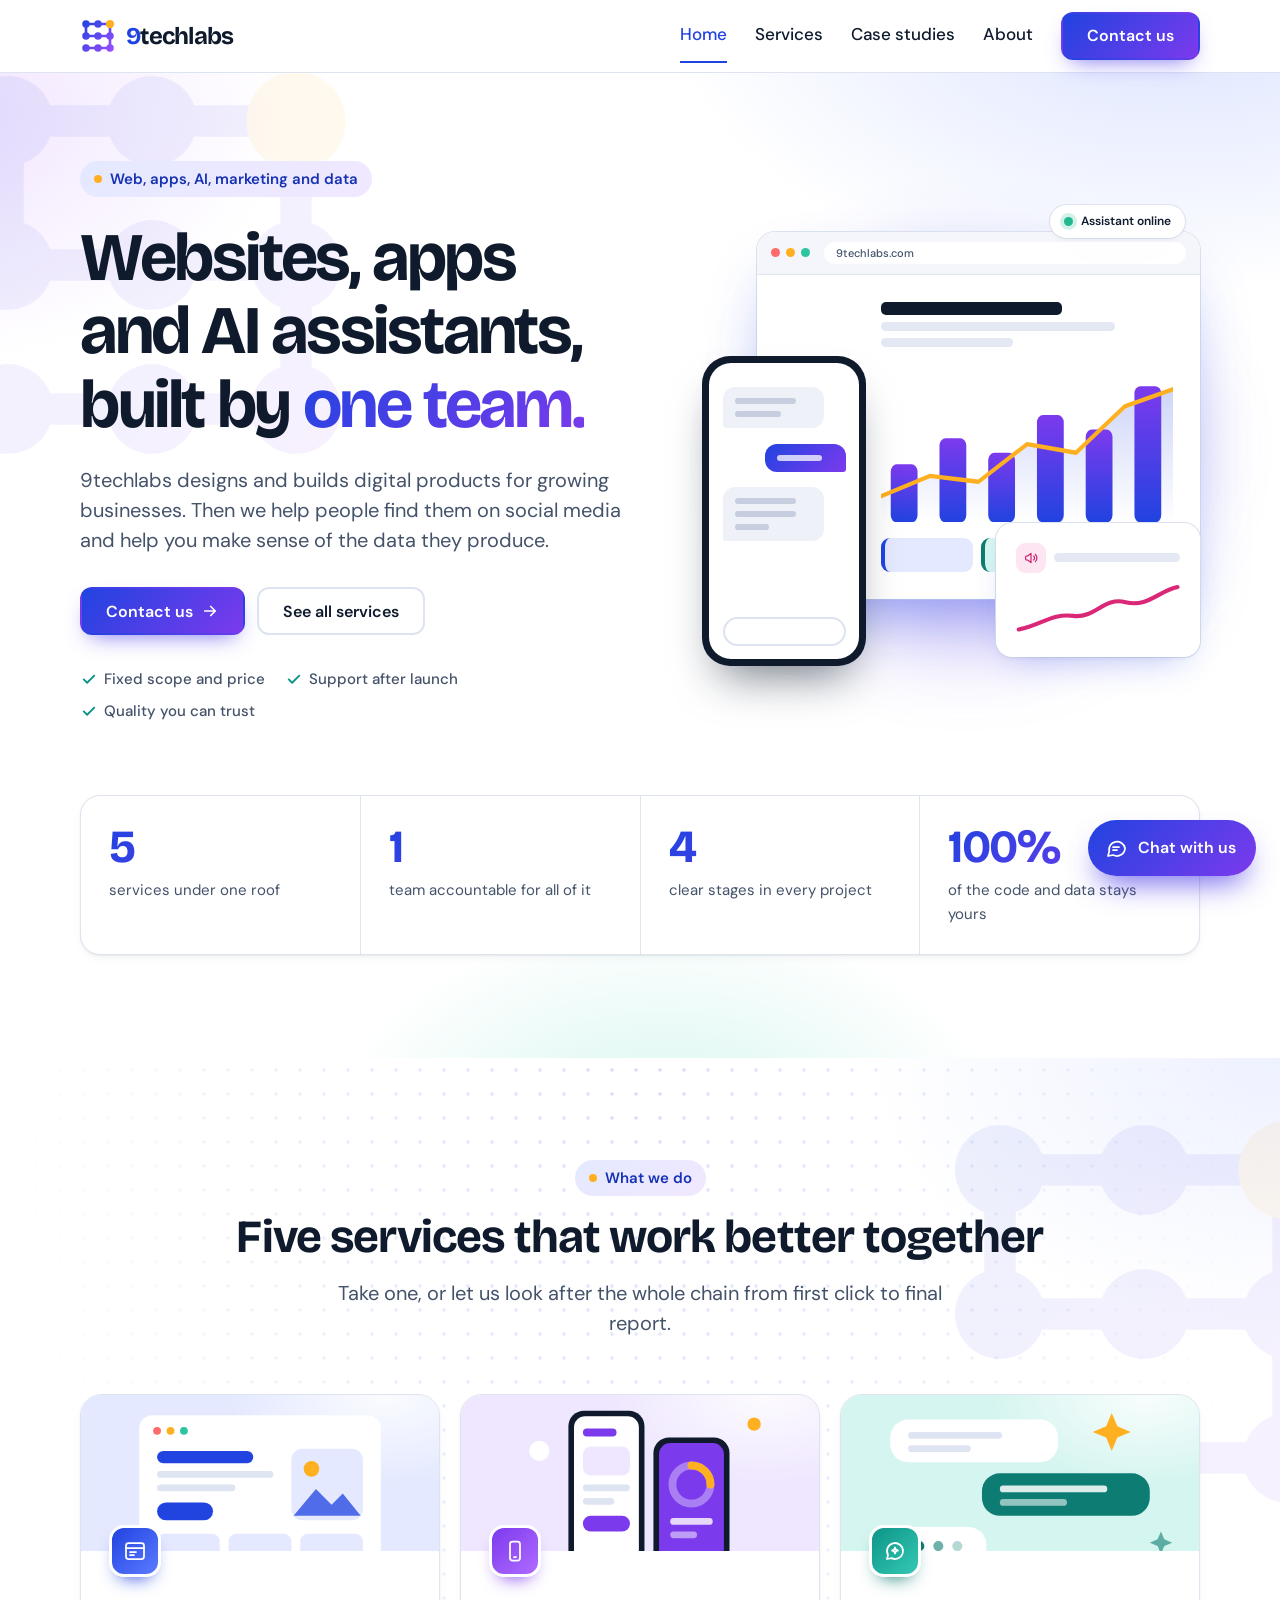
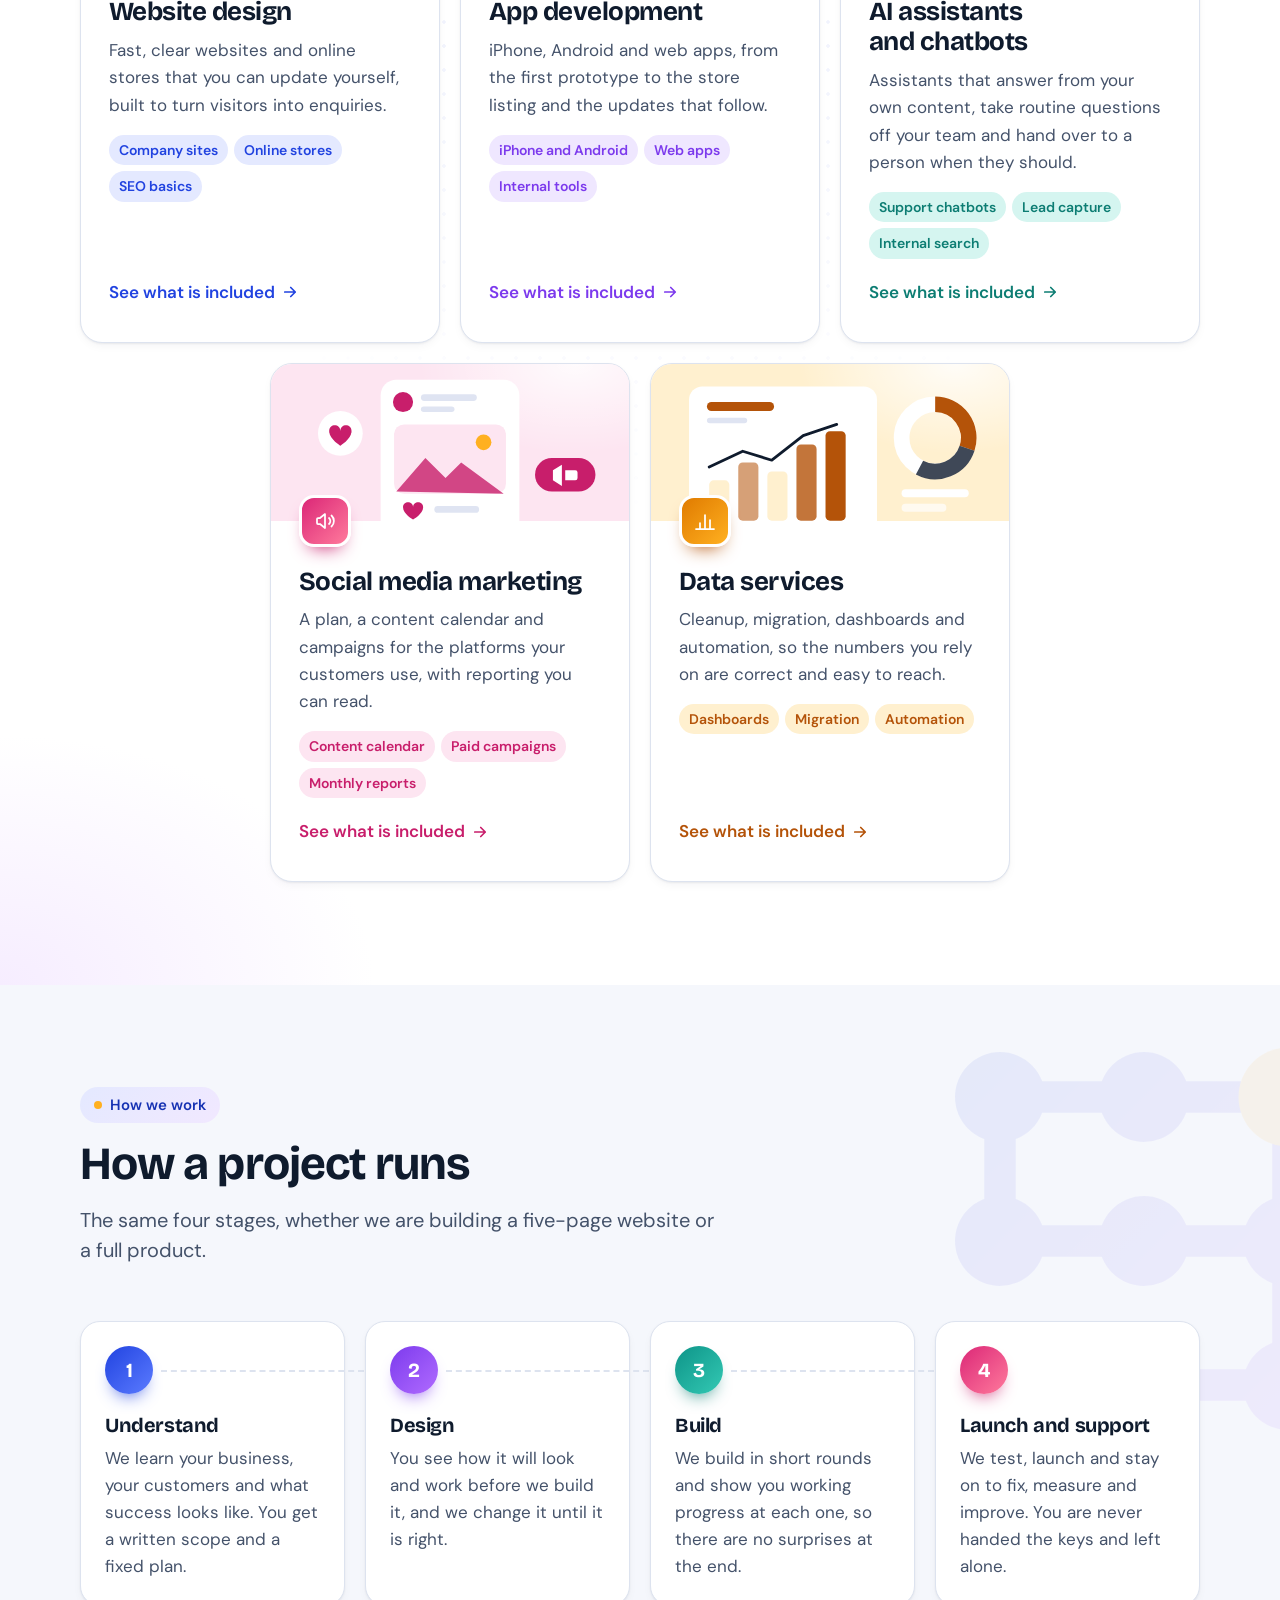
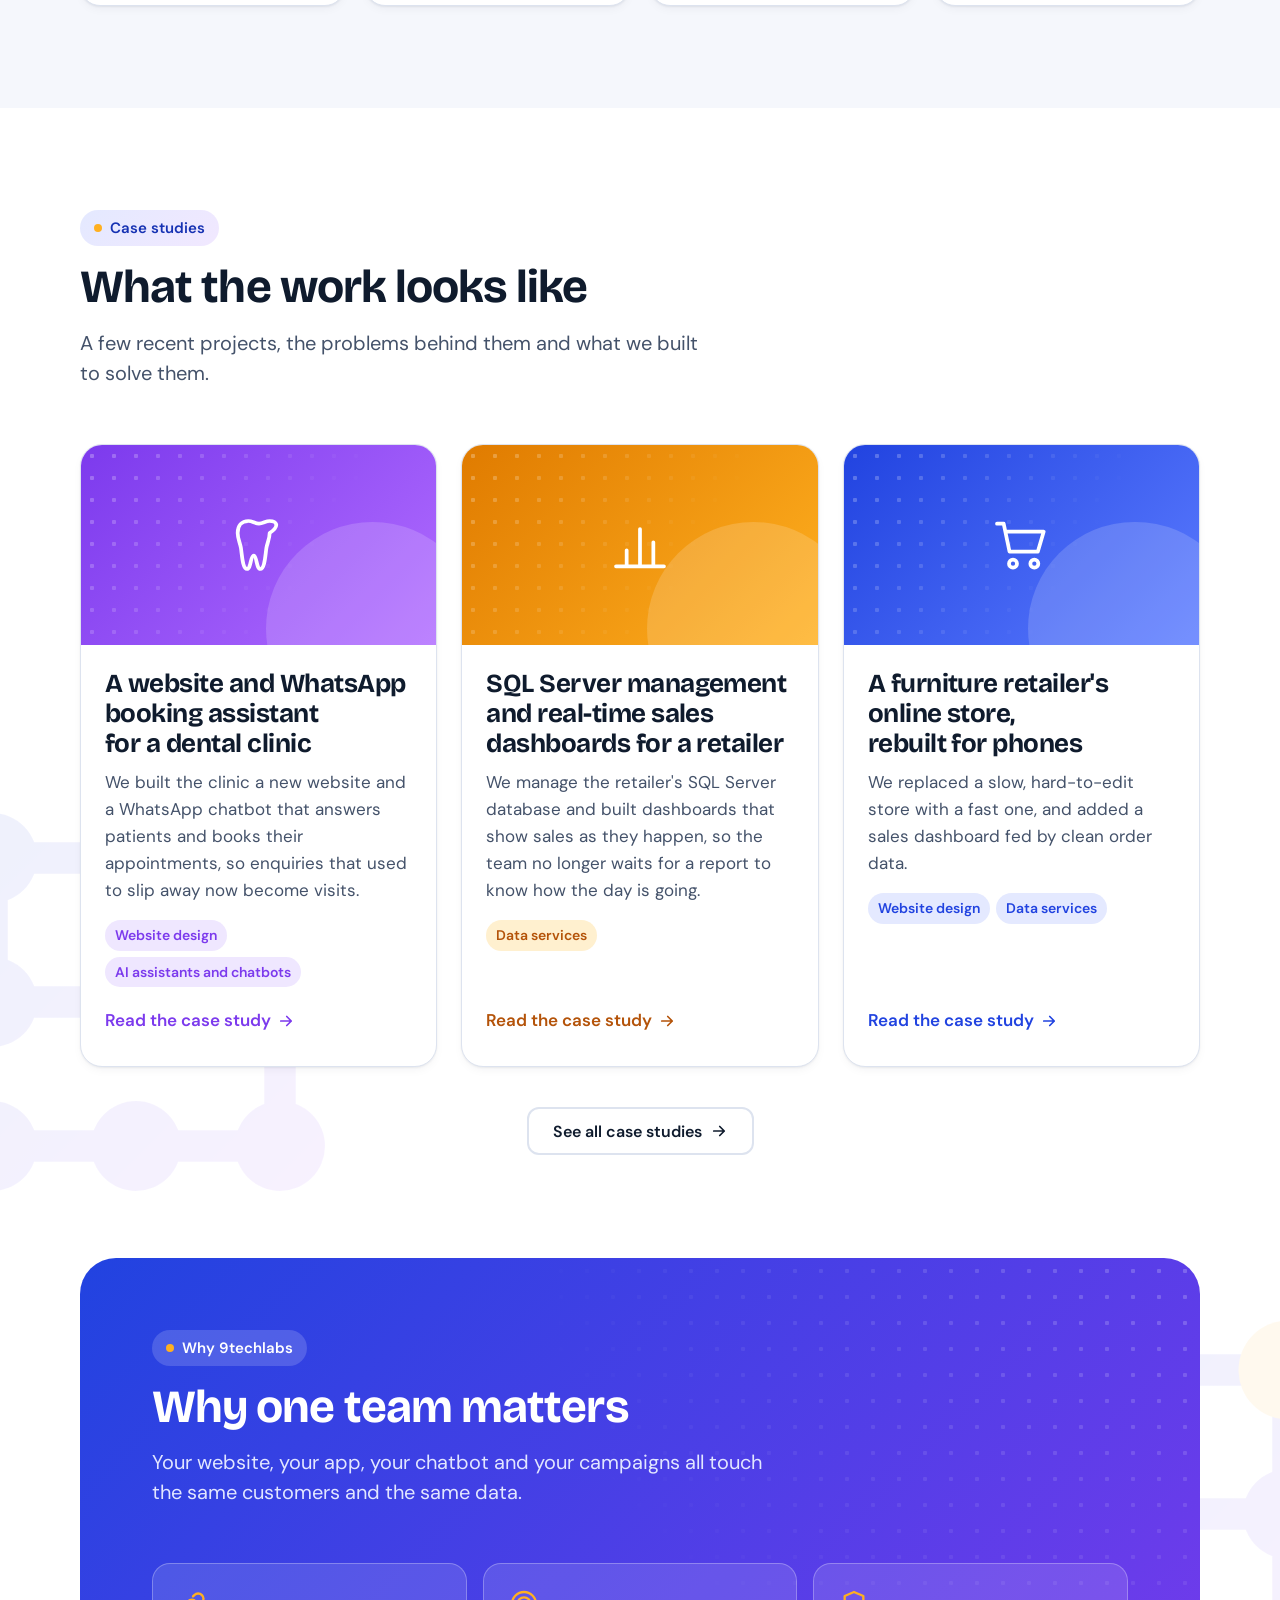
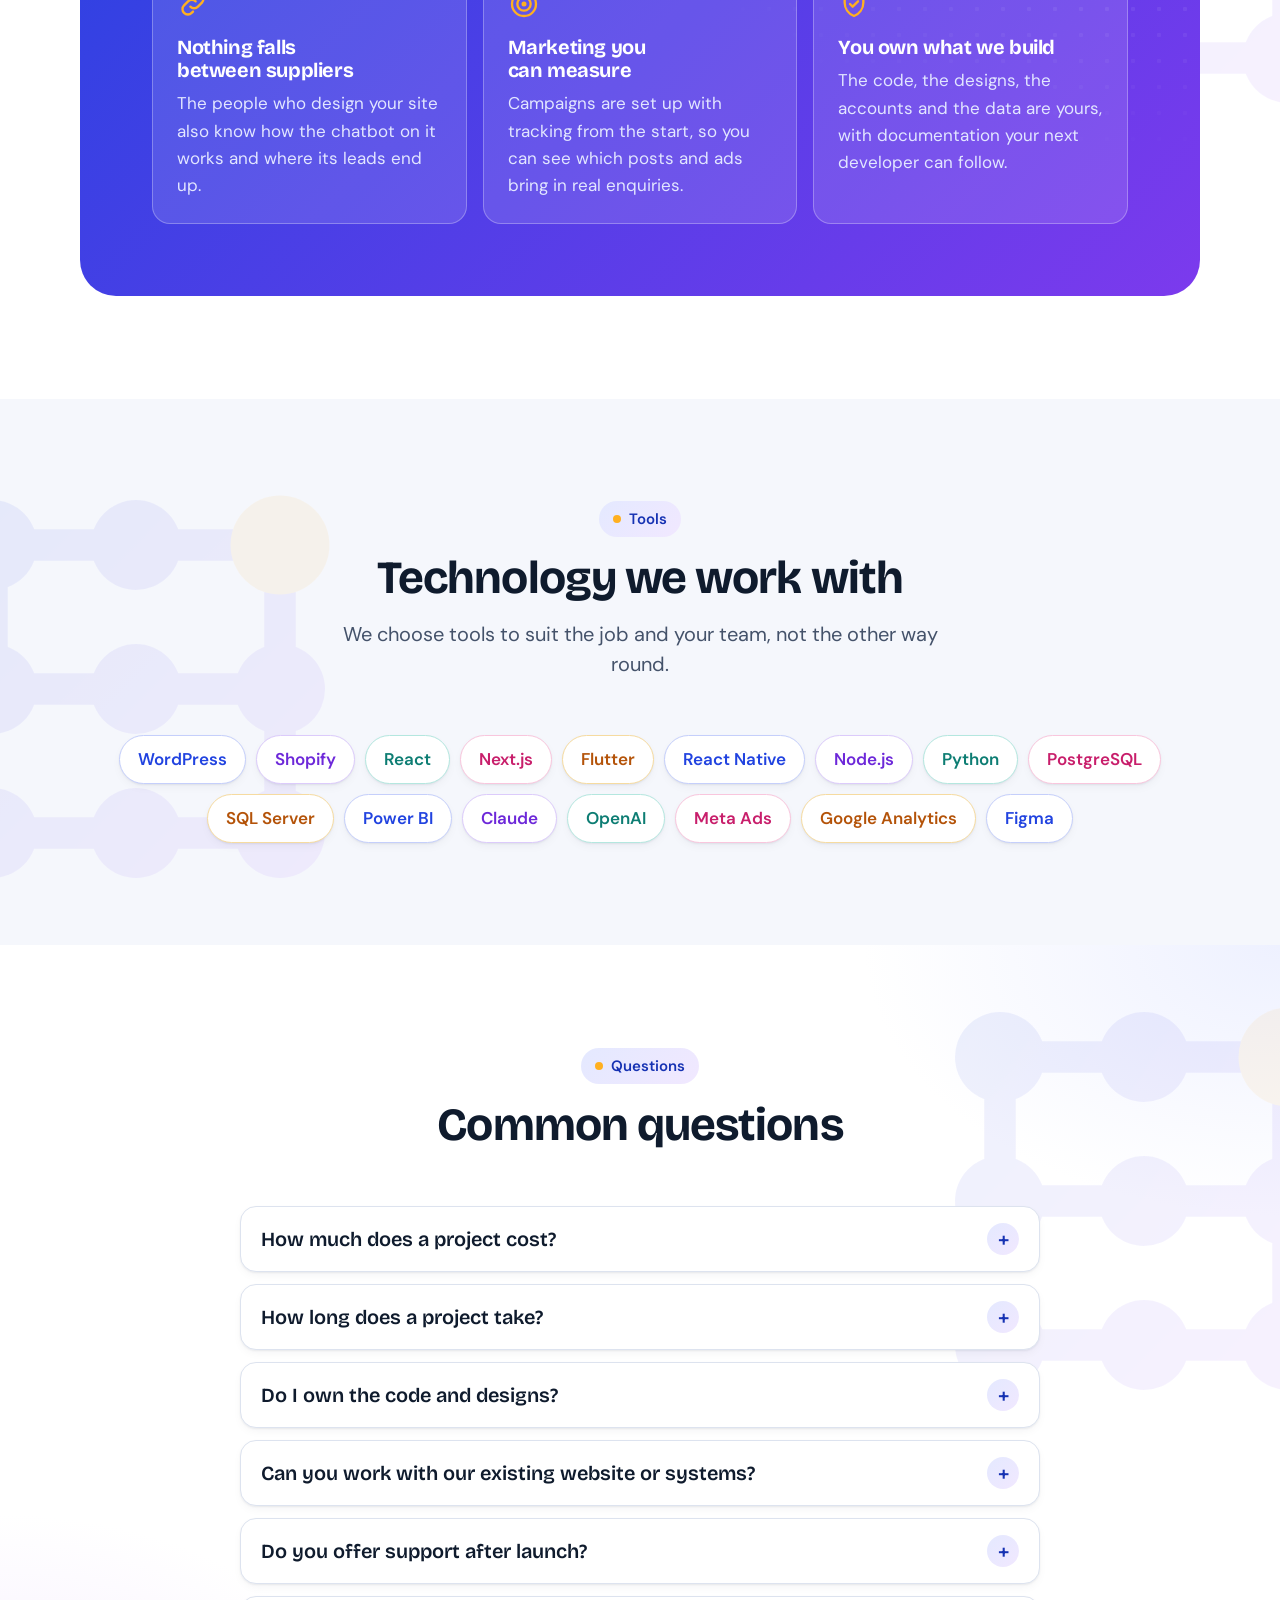
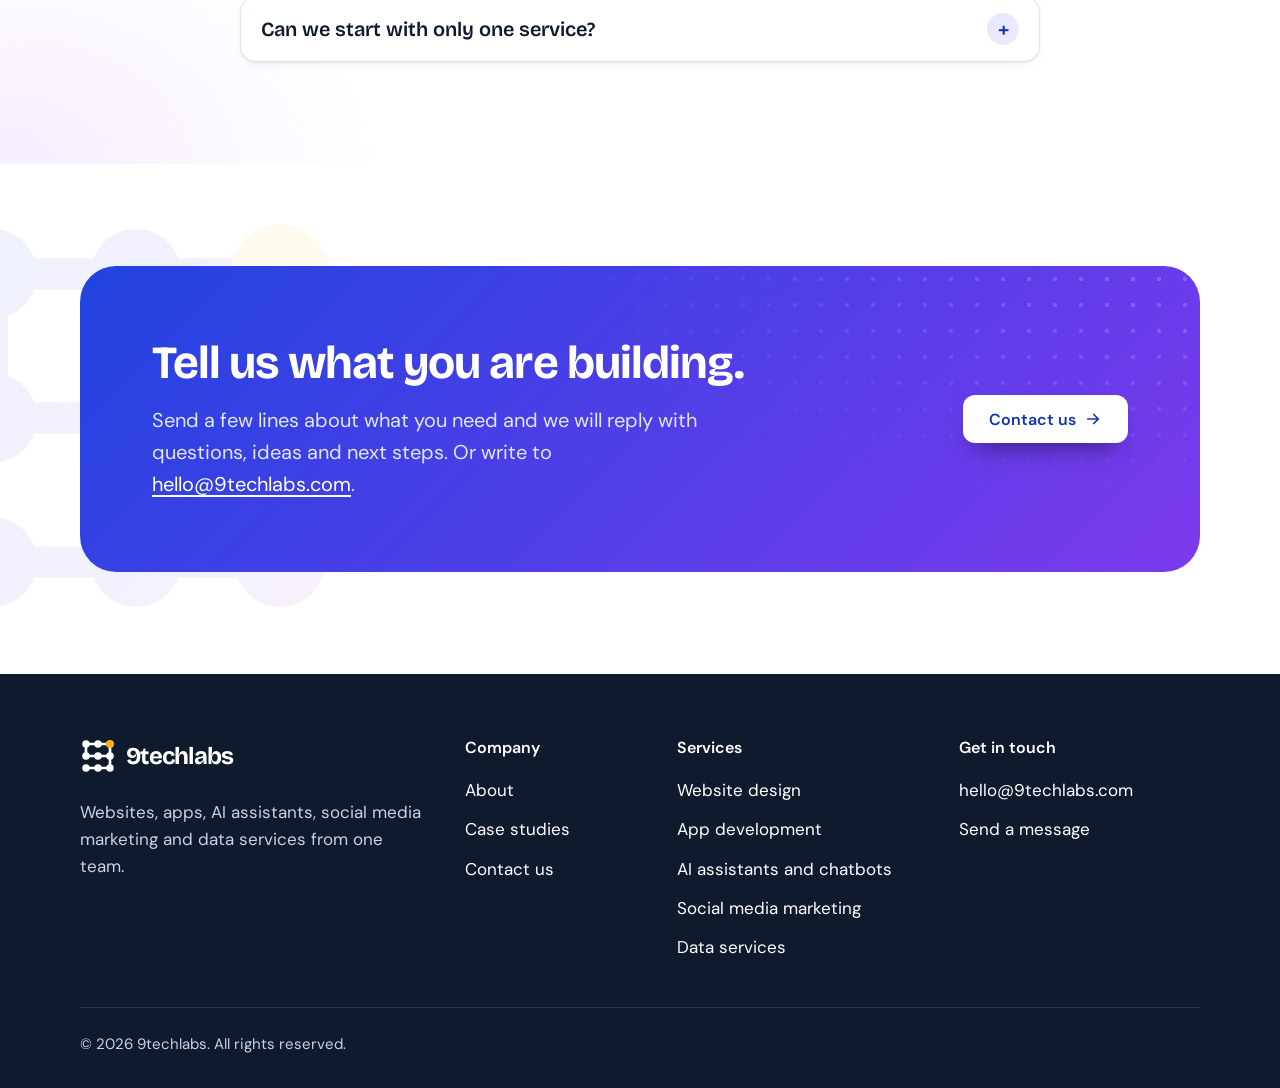
<file: index.html>
<!doctype html>
<html lang="en">
<head>
  <meta charset="utf-8">
  <meta name="viewport" content="width=device-width, initial-scale=1">
  <title>9techlabs | Websites, apps, AI assistants, marketing and data</title>
  <meta name="description" content="9techlabs designs websites, builds apps, sets up AI assistants and chatbots, runs social media marketing and puts your data to work.">
  <link rel="canonical" href="https://9techlabs.com/">
  <meta property="og:title" content="9techlabs | Websites, apps, AI assistants, marketing and data">
  <meta property="og:description" content="9techlabs designs websites, builds apps, sets up AI assistants and chatbots, runs social media marketing and puts your data to work.">
  <meta property="og:type" content="website">
  <meta property="og:url" content="https://9techlabs.com/">
  <meta name="theme-color" content="#2143E0">
  <link rel="icon" href="assets/favicon.svg" type="image/svg+xml">
  <link rel="preconnect" href="https://fonts.googleapis.com">
  <link rel="preconnect" href="https://fonts.gstatic.com" crossorigin>
  <link rel="stylesheet" href="https://fonts.googleapis.com/css2?family=Bricolage+Grotesque:opsz,wght@12..96,500..800&family=DM+Sans:opsz,wght@9..40,400..700&display=swap">
  <link rel="stylesheet" href="css/styles.css">
  <script>document.documentElement.classList.add("js");</script>
</head>
<body>
  <a class="skip" href="#main">Skip to content</a>

  <header class="site-header">
    <div class="wrap bar">
      <a class="brand" href="index.html" aria-label="9techlabs home">
        <svg viewBox="0 0 48 48" aria-hidden="true"><defs><linearGradient id="brand-grad" x1="4" y1="4" x2="44" y2="44" gradientUnits="userSpaceOnUse"><stop offset="0" stop-color="#2143E0"/><stop offset="1" stop-color="#9B4DFF"/></linearGradient></defs><path d="M8 24V8H40V24H8M40 24V40H8" fill="none" stroke="url(#brand-grad)" stroke-width="3.5" stroke-linecap="round" stroke-linejoin="round"/><g fill="url(#brand-grad)"><circle cx="8" cy="8" r="5"/><circle cx="24" cy="8" r="5"/><circle cx="8" cy="24" r="5"/><circle cx="24" cy="24" r="5"/><circle cx="40" cy="24" r="5"/><circle cx="8" cy="40" r="5"/><circle cx="24" cy="40" r="5"/><circle cx="40" cy="40" r="5"/></g><circle cx="40" cy="8" r="5.5" fill="#FFB020"/></svg>
        <span><span class="nine">9</span>techlabs</span>
      </a>
      <button class="nav-toggle" type="button" aria-expanded="false" aria-controls="site-nav">Menu</button>
      <nav class="site-nav" id="site-nav" aria-label="Main">
        <ul>
          <li><a href="index.html" aria-current="page">Home</a></li>
          <li><a href="services.html">Services</a></li>
          <li><a href="case-studies.html">Case studies</a></li>
          <li><a href="about.html">About</a></li>
        </ul>
        <a class="btn btn-primary" href="contact.html">Contact us</a>
      </nav>
    </div>
  </header>

  <main id="main">
    <section class="hero">
      <div class="wrap">
        <div class="hero-grid">
          <div class="hero-copy">
            <span class="kicker">Web, apps, AI, marketing and data</span>
            <h1>Websites, apps and AI assistants, built by <span class="grad-text">one team.</span></h1>
            <p class="lede">9techlabs designs and builds digital products for growing businesses. Then we help people find them on social media and help you make sense of the data they produce.</p>
            <div class="btn-row">
              <a class="btn btn-primary" href="contact.html">Contact us <svg class="ico" viewBox="0 0 24 24" aria-hidden="true"><path d="M5 12h14M13 6l6 6-6 6"/></svg></a>
              <a class="btn btn-quiet" href="services.html">See all services</a>
            </div>
            <ul class="hero-tags">
              <li><svg class="ico" viewBox="0 0 24 24" aria-hidden="true"><path d="M5 12.5l4.5 4.5L19 7.5"/></svg> Fixed scope and price</li>
              <li><svg class="ico" viewBox="0 0 24 24" aria-hidden="true"><path d="M5 12.5l4.5 4.5L19 7.5"/></svg> Support after launch</li>
              <li><svg class="ico" viewBox="0 0 24 24" aria-hidden="true"><path d="M5 12.5l4.5 4.5L19 7.5"/></svg> Quality you can trust</li>
            </ul>
          </div>

          <div class="stage" aria-hidden="true">
            <div class="mock-browser">
              <div class="mock-bar"><i></i><i></i><i></i><b>9techlabs.com</b></div>
              <div class="mock-body">
                <div><span class="ln dark"></span><span class="ln w80"></span><span class="ln w45"></span></div>
                <svg class="mock-chart" viewBox="0 0 240 110" preserveAspectRatio="none">
                  <defs>
                    <linearGradient id="bar" x1="0" y1="0" x2="0" y2="1"><stop offset="0" stop-color="#7c3aed"/><stop offset="1" stop-color="#2143e0"/></linearGradient>
                    <linearGradient id="area" x1="0" y1="0" x2="0" y2="1"><stop offset="0" stop-color="#2143e0" stop-opacity=".22"/><stop offset="1" stop-color="#2143e0" stop-opacity="0"/></linearGradient>
                  </defs>
                  <path d="M0 92 L40 78 L80 82 L120 56 L160 62 L200 30 L240 18 L240 110 L0 110Z" fill="url(#area)"/>
                  <g fill="url(#bar)"><rect x="8" y="70" width="22" height="40" rx="5"/><rect x="48" y="52" width="22" height="58" rx="5"/><rect x="88" y="62" width="22" height="48" rx="5"/><rect x="128" y="36" width="22" height="74" rx="5"/><rect x="168" y="46" width="22" height="64" rx="5"/><rect x="208" y="16" width="22" height="94" rx="5"/></g>
                  <path d="M0 92 L40 78 L80 82 L120 56 L160 62 L200 30 L240 18" fill="none" stroke="#ffb020" stroke-width="3" stroke-linecap="round" stroke-linejoin="round"/>
                </svg>
                <div class="mock-tiles"><span class="c-blue"></span><span class="c-teal"></span><span class="c-pink"></span></div>
              </div>
            </div>
            <div class="mock-phone">
              <div class="mock-screen">
                <div class="bub"><span class="ln w80"></span><span class="ln w60"></span></div>
                <div class="bub me"><span class="ln w80"></span></div>
                <div class="bub"><span class="ln w80"></span><span class="ln w80"></span><span class="ln w45"></span></div>
                <div class="mock-input"></div>
              </div>
            </div>
            <div class="float-card c-pink">
              <div class="row-top"><span class="dot-tile"><svg class="ico" viewBox="0 0 24 24" aria-hidden="true"><path d="M4 10v4a1 1 0 0 0 1 1h2l5 4V5L7 9H5a1 1 0 0 0-1 1z"/><path d="M16 9a4 4 0 0 1 0 6M18.5 6.5a7.5 7.5 0 0 1 0 11"/></svg></span><span class="ln"></span></div>
              <svg viewBox="0 0 120 40" preserveAspectRatio="none" style="width:100%;height:auto"><path d="M2 34 C20 30 26 22 42 24 S64 10 80 14 104 6 118 3" fill="none" stroke="#db2777" stroke-width="3" stroke-linecap="round"/></svg>
            </div>
            <div class="float-chip"><i></i>Assistant online</div>
          </div>
        </div>

        <div class="band reveal">
          <div><strong class="grad-text">5</strong><span>services under one roof</span></div>
          <div><strong class="grad-text">1</strong><span>team accountable for all of it</span></div>
          <div><strong class="grad-text">4</strong><span>clear stages in every project</span></div>
          <div><strong class="grad-text">100%</strong><span>of the code and data stays yours</span></div>
        </div>
      </div>
    </section>

    <section class="section section-glow dots" aria-labelledby="services-heading">
      <div class="wrap">
        <div class="section-head center reveal">
          <span class="kicker">What we do</span>
          <h2 id="services-heading">Five services that work better together</h2>
          <p class="lede">Take one, or let us look after the whole chain from first click to final report.</p>
        </div>
        <ul class="cards">
          <li class="reveal" style="--d:0">
            <article class="card c-blue">
              <div class="card-art"><svg viewBox="0 0 320 140" aria-hidden="true">
    <rect x="52" y="18" width="216" height="140" rx="12" fill="#fff"/>
    <circle cx="68" cy="32" r="3.5" fill="#ff6b6b"/><circle cx="80" cy="32" r="3.5" fill="#ffb020"/><circle cx="92" cy="32" r="3.5" fill="#2cc5a0"/>
    <rect x="68" y="50" width="86" height="11" rx="5.5" fill="var(--c)"/>
    <rect x="68" y="68" width="104" height="6" rx="3" fill="#dfe4f2"/><rect x="68" y="80" width="70" height="6" rx="3" fill="#dfe4f2"/>
    <rect x="68" y="96" width="50" height="16" rx="8" fill="var(--c)"/>
    <rect x="188" y="48" width="64" height="64" rx="10" fill="var(--ct)"/>
    <circle cx="206" cy="66" r="7" fill="#ffb020"/><path d="M190 108l20-24 14 14 10-10 16 20z" fill="var(--c)" opacity=".75"/>
    <rect x="68" y="124" width="56" height="30" rx="7" fill="var(--ct)"/><rect x="132" y="124" width="56" height="30" rx="7" fill="var(--ct)"/><rect x="196" y="124" width="56" height="30" rx="7" fill="var(--ct)"/></svg></div>
              <span class="icon-tile"><svg class="ico" viewBox="0 0 24 24" aria-hidden="true"><rect x="3" y="4" width="18" height="16" rx="2.5"/><path d="M3 9h18M7 13h6M7 16h4"/></svg></span>
              <h3><a href="services.html#websites">Website design</a></h3>
              <p>Fast, clear websites and online stores that you can update yourself, built to turn visitors into enquiries.</p>
              <ul class="chips"><li>Company sites</li><li>Online stores</li><li>SEO basics</li></ul>
              <span class="text-link" aria-hidden="true">See what is included <svg class="ico" viewBox="0 0 24 24" aria-hidden="true"><path d="M5 12h14M13 6l6 6-6 6"/></svg></span>
            </article>
          </li>
          <li class="reveal" style="--d:1">
            <article class="card c-violet">
              <div class="card-art"><svg viewBox="0 0 320 140" aria-hidden="true">
    <rect x="96" y="14" width="68" height="150" rx="14" fill="#0f1b2d"/><rect x="101" y="19" width="58" height="140" rx="10" fill="#fff"/>
    <rect x="109" y="30" width="30" height="7" rx="3.5" fill="var(--c)"/>
    <rect x="109" y="46" width="42" height="26" rx="7" fill="var(--ct)"/>
    <rect x="109" y="80" width="42" height="6" rx="3" fill="#dfe4f2"/><rect x="109" y="92" width="28" height="6" rx="3" fill="#dfe4f2"/>
    <rect x="109" y="108" width="42" height="14" rx="7" fill="var(--c)"/>
    <rect x="172" y="38" width="68" height="150" rx="14" fill="#0f1b2d"/><rect x="177" y="43" width="58" height="140" rx="10" fill="var(--c)"/>
    <circle cx="206" cy="80" r="17" fill="none" stroke="#fff" stroke-opacity=".35" stroke-width="7"/>
    <path d="M206 63a17 17 0 0 1 17 17" fill="none" stroke="#ffb020" stroke-width="7" stroke-linecap="round"/>
    <rect x="187" y="110" width="38" height="6" rx="3" fill="#fff" opacity=".8"/><rect x="187" y="122" width="24" height="6" rx="3" fill="#fff" opacity=".5"/>
    <circle cx="70" cy="50" r="9" fill="#fff"/><circle cx="262" cy="26" r="6" fill="#ffb020"/></svg></div>
              <span class="icon-tile"><svg class="ico" viewBox="0 0 24 24" aria-hidden="true"><rect x="7" y="2.5" width="10" height="19" rx="2.5"/><path d="M11 18h2"/></svg></span>
              <h3><a href="services.html#apps">App development</a></h3>
              <p>iPhone, Android and web apps, from the first prototype to the store listing and the updates that follow.</p>
              <ul class="chips"><li>iPhone and Android</li><li>Web apps</li><li>Internal tools</li></ul>
              <span class="text-link" aria-hidden="true">See what is included <svg class="ico" viewBox="0 0 24 24" aria-hidden="true"><path d="M5 12h14M13 6l6 6-6 6"/></svg></span>
            </article>
          </li>
          <li class="reveal" style="--d:2">
            <article class="card c-teal">
              <div class="card-art"><svg viewBox="0 0 320 140" aria-hidden="true">
    <rect x="44" y="22" width="150" height="38" rx="16" fill="#fff"/>
    <rect x="60" y="33" width="84" height="6" rx="3" fill="#dfe4f2"/><rect x="60" y="45" width="56" height="6" rx="3" fill="#dfe4f2"/>
    <rect x="126" y="70" width="150" height="38" rx="16" fill="var(--c)"/>
    <rect x="142" y="81" width="96" height="6" rx="3" fill="#fff" opacity=".85"/><rect x="142" y="93" width="60" height="6" rx="3" fill="#fff" opacity=".55"/>
    <rect x="44" y="118" width="86" height="34" rx="16" fill="#fff"/>
    <circle cx="70" cy="135" r="4.5" fill="var(--c)"/><circle cx="87" cy="135" r="4.5" fill="var(--c)" opacity=".6"/><circle cx="104" cy="135" r="4.5" fill="var(--c)" opacity=".3"/>
    <path d="M242 16l5 12 12 5-12 5-5 12-5-12-12-5 12-5z" fill="#ffb020"/>
    <path d="M286 122l3 7 7 3-7 3-3 7-3-7-7-3 7-3z" fill="var(--c)" opacity=".6"/></svg></div>
              <span class="icon-tile"><svg class="ico" viewBox="0 0 24 24" aria-hidden="true"><path d="M20 12a8 8 0 0 1-11.6 7.1L4 20l1-4.1A8 8 0 1 1 20 12z"/><path d="M12 8.5l.9 2.1 2.1.9-2.1.9-.9 2.1-.9-2.1-2.1-.9 2.1-.9z"/></svg></span>
              <h3><a href="services.html#ai">AI assistants and chatbots</a></h3>
              <p>Assistants that answer from your own content, take routine questions off your team and hand over to a person when they should.</p>
              <ul class="chips"><li>Support chatbots</li><li>Lead capture</li><li>Internal search</li></ul>
              <span class="text-link" aria-hidden="true">See what is included <svg class="ico" viewBox="0 0 24 24" aria-hidden="true"><path d="M5 12h14M13 6l6 6-6 6"/></svg></span>
            </article>
          </li>
          <li class="reveal" style="--d:0">
            <article class="card c-pink">
              <div class="card-art"><svg viewBox="0 0 320 140" aria-hidden="true">
    <rect x="98" y="14" width="124" height="150" rx="14" fill="#fff"/>
    <circle cx="118" cy="34" r="9" fill="var(--c)"/><rect x="134" y="27" width="50" height="6" rx="3" fill="#dfe4f2"/><rect x="134" y="38" width="30" height="5" rx="2.5" fill="#dfe4f2"/>
    <rect x="110" y="54" width="100" height="62" rx="9" fill="var(--ct)"/>
    <circle cx="190" cy="70" r="7" fill="#ffb020"/><path d="M112 114l26-30 18 18 14-14 38 28z" fill="var(--c)" opacity=".8"/>
    <path d="M118 128c0-6 9-6 9 0 0-6 9-6 9 0 0 6-9 11-9 11s-9-5-9-11z" fill="var(--c)"/>
    <rect x="146" y="127" width="40" height="6" rx="3" fill="#dfe4f2"/>
    <circle cx="62" cy="62" r="20" fill="#fff"/><path d="M52 60c0-7 10-7 10 0 0-7 10-7 10 0 0 7-10 13-10 13s-10-6-10-13z" fill="var(--c)"/>
    <rect x="236" y="84" width="54" height="30" rx="15" fill="var(--c)"/><path d="M252 104v-9l8-5v19zM263 95h9a2 2 0 0 1 2 2v5a2 2 0 0 1-2 2h-9z" fill="#fff"/></svg></div>
              <span class="icon-tile"><svg class="ico" viewBox="0 0 24 24" aria-hidden="true"><path d="M4 10v4a1 1 0 0 0 1 1h2l5 4V5L7 9H5a1 1 0 0 0-1 1z"/><path d="M16 9a4 4 0 0 1 0 6M18.5 6.5a7.5 7.5 0 0 1 0 11"/></svg></span>
              <h3><a href="services.html#social">Social media marketing</a></h3>
              <p>A plan, a content calendar and campaigns for the platforms your customers use, with reporting you can read.</p>
              <ul class="chips"><li>Content calendar</li><li>Paid campaigns</li><li>Monthly reports</li></ul>
              <span class="text-link" aria-hidden="true">See what is included <svg class="ico" viewBox="0 0 24 24" aria-hidden="true"><path d="M5 12h14M13 6l6 6-6 6"/></svg></span>
            </article>
          </li>
          <li class="reveal" style="--d:1">
            <article class="card c-amber">
              <div class="card-art"><svg viewBox="0 0 320 140" aria-hidden="true">
    <rect x="34" y="20" width="168" height="140" rx="12" fill="#fff"/>
    <rect x="50" y="34" width="60" height="8" rx="4" fill="var(--c)"/><rect x="50" y="48" width="36" height="5" rx="2.5" fill="#dfe4f2"/>
    <rect x="52" y="104" width="18" height="36" rx="4" fill="var(--ct)"/><rect x="78" y="88" width="18" height="52" rx="4" fill="var(--c)" opacity=".55"/>
    <rect x="104" y="96" width="18" height="44" rx="4" fill="var(--ct)"/><rect x="130" y="72" width="18" height="68" rx="4" fill="var(--c)" opacity=".8"/>
    <rect x="156" y="60" width="18" height="80" rx="4" fill="var(--c)"/>
    <path d="M52 92l30-14 26 8 28-22 30-10" fill="none" stroke="#0f1b2d" stroke-width="2.5" stroke-linecap="round" stroke-linejoin="round"/>
    <circle cx="254" cy="66" r="30" fill="none" stroke="#fff" stroke-width="14"/>
    <path d="M254 36a30 30 0 0 1 28.5 39.3" fill="none" stroke="var(--c)" stroke-width="14"/>
    <path d="M282.5 75.3A30 30 0 0 1 240 92.6" fill="none" stroke="#0f1b2d" stroke-width="14" opacity=".8"/>
    <rect x="224" y="112" width="60" height="7" rx="3.5" fill="#fff"/><rect x="224" y="125" width="40" height="7" rx="3.5" fill="#fff" opacity=".7"/></svg></div>
              <span class="icon-tile"><svg class="ico" viewBox="0 0 24 24" aria-hidden="true"><path d="M3 20h18M7 20v-6M12 20V6M17 20v-9"/></svg></span>
              <h3><a href="services.html#data">Data services</a></h3>
              <p>Cleanup, migration, dashboards and automation, so the numbers you rely on are correct and easy to reach.</p>
              <ul class="chips"><li>Dashboards</li><li>Migration</li><li>Automation</li></ul>
              <span class="text-link" aria-hidden="true">See what is included <svg class="ico" viewBox="0 0 24 24" aria-hidden="true"><path d="M5 12h14M13 6l6 6-6 6"/></svg></span>
            </article>
          </li>
        </ul>
      </div>
    </section>

    <section class="section section-mist" aria-labelledby="process-heading">
      <div class="wrap">
        <div class="section-head reveal">
          <span class="kicker">How we work</span>
          <h2 id="process-heading">How a project runs</h2>
          <p class="lede">The same four stages, whether we are building a five-page website or a full product.</p>
        </div>
        <ol class="steps">
          <li class="c-blue reveal" style="--d:0"><h3>Understand</h3><p>We learn your business, your customers and what success looks like. You get a written scope and a fixed plan.</p></li>
          <li class="c-violet reveal" style="--d:1"><h3>Design</h3><p>You see how it will look and work before we build it, and we change it until it is right.</p></li>
          <li class="c-teal reveal" style="--d:2"><h3>Build</h3><p>We build in short rounds and show you working progress at each one, so there are no surprises at the end.</p></li>
          <li class="c-pink reveal" style="--d:3"><h3>Launch and support</h3><p>We test, launch and stay on to fix, measure and improve. You are never handed the keys and left alone.</p></li>
        </ol>
      </div>
    </section>

    <section class="section" aria-labelledby="cases-heading">
      <div class="wrap">
        <div class="section-head reveal">
          <span class="kicker">Case studies</span>
          <h2 id="cases-heading">What the work looks like</h2>
          <p class="lede">A few recent projects, the problems behind them and what we built to solve them.</p>
        </div>
        <ul class="cases">
          <li class="reveal" style="--d:0">
            <article class="case c-violet">
              <div class="cover"><svg class="ico" viewBox="0 0 24 24" aria-hidden="true"><path d="M8 3C5.5 3 4 4.8 4 7.5c0 2 .8 3.4 1.2 5.5.4 2.3.6 8 2.3 8 1.5 0 1.3-5 2.5-5s1 5 2.5 5c1.7 0 1.9-5.7 2.3-8 .4-2.1 1.2-3.5 1.2-5.5C20 4.8 18.5 3 16 3c-1.5 0-2.5 1-4 1S9.5 3 8 3z"/></svg></div>
              <div class="case-body">
                <h3><a href="case-studies.html#dental-clinic">A website and WhatsApp booking assistant for a dental clinic</a></h3>
                <p>We built the clinic a new website and a WhatsApp chatbot that answers patients and books their appointments, so enquiries that used to slip away now become visits.</p>
                <ul class="chips"><li>Website design</li><li>AI assistants and chatbots</li></ul>
                <span class="text-link" aria-hidden="true">Read the case study <svg class="ico" viewBox="0 0 24 24" aria-hidden="true"><path d="M5 12h14M13 6l6 6-6 6"/></svg></span>
              </div>
            </article>
          </li>
          <li class="reveal" style="--d:1">
            <article class="case c-amber">
              <div class="cover"><svg class="ico" viewBox="0 0 24 24" aria-hidden="true"><path d="M3 20h18M7 20v-6M12 20V6M17 20v-9"/></svg></div>
              <div class="case-body">
                <h3><a href="case-studies.html#retail-sql">SQL Server management and real-time sales dashboards for a retailer</a></h3>
                <p>We manage the retailer's SQL Server database and built dashboards that show sales as they happen, so the team no longer waits for a report to know how the day is going.</p>
                <ul class="chips"><li>Data services</li></ul>
                <span class="text-link" aria-hidden="true">Read the case study <svg class="ico" viewBox="0 0 24 24" aria-hidden="true"><path d="M5 12h14M13 6l6 6-6 6"/></svg></span>
              </div>
            </article>
          </li>
          <li class="reveal" style="--d:2">
            <article class="case c-blue">
              <div class="cover"><svg class="ico" viewBox="0 0 24 24" aria-hidden="true"><path d="M3 4h2.5l2.2 10.5h10.6L20.5 7H6.6"/><circle cx="9" cy="19" r="1.5"/><circle cx="17" cy="19" r="1.5"/></svg></div>
              <div class="case-body">
                <h3><a href="case-studies.html#online-store">A furniture retailer's online store, rebuilt for phones</a></h3>
                <p>We replaced a slow, hard-to-edit store with a fast one, and added a sales dashboard fed by clean order data.</p>
                <ul class="chips"><li>Website design</li><li>Data services</li></ul>
                <span class="text-link" aria-hidden="true">Read the case study <svg class="ico" viewBox="0 0 24 24" aria-hidden="true"><path d="M5 12h14M13 6l6 6-6 6"/></svg></span>
              </div>
            </article>
          </li>
        </ul>
        <div class="btn-row reveal" style="justify-content:center;margin-top:2.5rem">
          <a class="btn btn-quiet" href="case-studies.html">See all case studies <svg class="ico" viewBox="0 0 24 24" aria-hidden="true"><path d="M5 12h14M13 6l6 6-6 6"/></svg></a>
        </div>
      </div>
    </section>

    <section class="section" aria-labelledby="why-heading" style="padding-top:0">
      <div class="wrap">
        <div class="panel reveal">
          <div class="section-head">
            <span class="kicker">Why 9techlabs</span>
            <h2 id="why-heading">Why one team matters</h2>
            <p class="lede">Your website, your app, your chatbot and your campaigns all touch the same customers and the same data.</p>
          </div>
          <ul class="glass">
            <li><svg class="ico" viewBox="0 0 24 24" aria-hidden="true"><path d="M10 14a4 4 0 0 0 5.7 0l3-3a4 4 0 0 0-5.7-5.7l-1 1"/><path d="M14 10a4 4 0 0 0-5.7 0l-3 3a4 4 0 0 0 5.7 5.7l1-1"/></svg><h3>Nothing falls between suppliers</h3><p>The people who design your site also know how the chatbot on it works and where its leads end up.</p></li>
            <li><svg class="ico" viewBox="0 0 24 24" aria-hidden="true"><circle cx="12" cy="12" r="9"/><circle cx="12" cy="12" r="5"/><circle cx="12" cy="12" r="1"/></svg><h3>Marketing you can measure</h3><p>Campaigns are set up with tracking from the start, so you can see which posts and ads bring in real enquiries.</p></li>
            <li><svg class="ico" viewBox="0 0 24 24" aria-hidden="true"><path d="M12 3l7 3v5c0 4.5-3 8.3-7 10-4-1.7-7-5.5-7-10V6z"/><path d="M9 12l2 2 4-4"/></svg><h3>You own what we build</h3><p>The code, the designs, the accounts and the data are yours, with documentation your next developer can follow.</p></li>
          </ul>
        </div>
      </div>
    </section>

    <section class="section section-mist" aria-labelledby="tools-heading">
      <div class="wrap">
        <div class="section-head center reveal">
          <span class="kicker">Tools</span>
          <h2 id="tools-heading">Technology we work with</h2>
          <p class="lede">We choose tools to suit the job and your team, not the other way round.</p>
        </div>
        <ul class="tools reveal">
          <li>WordPress</li>
          <li>Shopify</li>
          <li>React</li>
          <li>Next.js</li>
          <li>Flutter</li>
          <li>React Native</li>
          <li>Node.js</li>
          <li>Python</li>
          <li>PostgreSQL</li>
          <li>SQL Server</li>
          <li>Power BI</li>
          <li>Claude</li>
          <li>OpenAI</li>
          <li>Meta Ads</li>
          <li>Google Analytics</li>
          <li>Figma</li>
        </ul>
      </div>
    </section>

    <section class="section section-glow" aria-labelledby="faq-heading">
      <div class="wrap">
        <div class="section-head center reveal">
          <span class="kicker">Questions</span>
          <h2 id="faq-heading">Common questions</h2>
        </div>
        <div class="faq reveal">
          <details><summary>How much does a project cost?</summary><p>Every project is priced on its scope. After a short conversation you receive a written scope, timeline and price, and nothing starts until you approve it.</p></details>
          <details><summary>How long does a project take?</summary><p>It depends on the size of the work. Your quote includes a timeline, and we build in short rounds so you see working progress throughout instead of waiting for the end.</p></details>
          <details><summary>Do I own the code and designs?</summary><p>Yes. Code, designs, accounts and data belong to you, and we hand over documentation so another developer could pick the work up.</p></details>
          <details><summary>Can you work with our existing website or systems?</summary><p>Yes. We often improve or extend what is already there, and we will tell you plainly when rebuilding would cost less than repairing.</p></details>
          <details><summary>Do you offer support after launch?</summary><p>Yes. We stay on to fix issues, measure results and make improvements. The level of support is agreed with you in the scope.</p></details>
          <details><summary>Can we start with only one service?</summary><p>Yes. Many clients begin with a single website or campaign and add other services later, once the first piece is working.</p></details>
        </div>
      </div>
    </section>

    <section class="section" aria-labelledby="cta-heading">
      <div class="wrap">
        <div class="panel cta-inner reveal">
          <div>
            <h2 id="cta-heading">Tell us what you are building.</h2>
            <p>Send a few lines about what you need and we will reply with questions, ideas and next steps. Or write to <a href="mailto:hello@9techlabs.com">hello@9techlabs.com</a>.</p>
          </div>
          <a class="btn" href="contact.html">Contact us <svg class="ico" viewBox="0 0 24 24" aria-hidden="true"><path d="M5 12h14M13 6l6 6-6 6"/></svg></a>
        </div>
      </div>
    </section>

  </main>

  <footer class="site-footer">
    <div class="wrap">
      <div class="footer-grid">
        <div class="footer-brand">
          <a class="brand" href="index.html" aria-label="9techlabs home">
            <svg viewBox="0 0 48 48" aria-hidden="true"><path d="M8 24V8H40V24H8M40 24V40H8" fill="none" stroke="#fff" stroke-width="3.5" stroke-linecap="round" stroke-linejoin="round"/><g fill="#fff"><circle cx="8" cy="8" r="5"/><circle cx="24" cy="8" r="5"/><circle cx="8" cy="24" r="5"/><circle cx="24" cy="24" r="5"/><circle cx="40" cy="24" r="5"/><circle cx="8" cy="40" r="5"/><circle cx="24" cy="40" r="5"/><circle cx="40" cy="40" r="5"/></g><circle cx="40" cy="8" r="5.5" fill="#FFB020"/></svg>
            <span>9techlabs</span>
          </a>
          <p>Websites, apps, AI assistants, social media marketing and data services from one team.</p>
        </div>
        <nav aria-label="Footer">
          <h2>Company</h2>
          <ul>
            <li><a href="about.html">About</a></li>
            <li><a href="case-studies.html">Case studies</a></li>
            <li><a href="contact.html">Contact us</a></li>
          </ul>
        </nav>
        <nav aria-label="Services">
          <h2>Services</h2>
          <ul>
            <li><a href="services.html#websites">Website design</a></li>
            <li><a href="services.html#apps">App development</a></li>
            <li><a href="services.html#ai">AI assistants and chatbots</a></li>
            <li><a href="services.html#social">Social media marketing</a></li>
            <li><a href="services.html#data">Data services</a></li>
          </ul>
        </nav>
        <div>
          <h2>Get in touch</h2>
          <ul>
            <li><a href="mailto:hello@9techlabs.com">hello@9techlabs.com</a></li>
            <li><a href="contact.html">Send a message</a></li>
          </ul>
        </div>
      </div>
      <p class="footer-base">&copy; <span id="year">2026</span> 9techlabs. All rights reserved.</p>
    </div>
  </footer>

  <script src="js/main.js" defer></script>
  <script src="js/chat.js" defer></script>
</body>
</html>
</file>
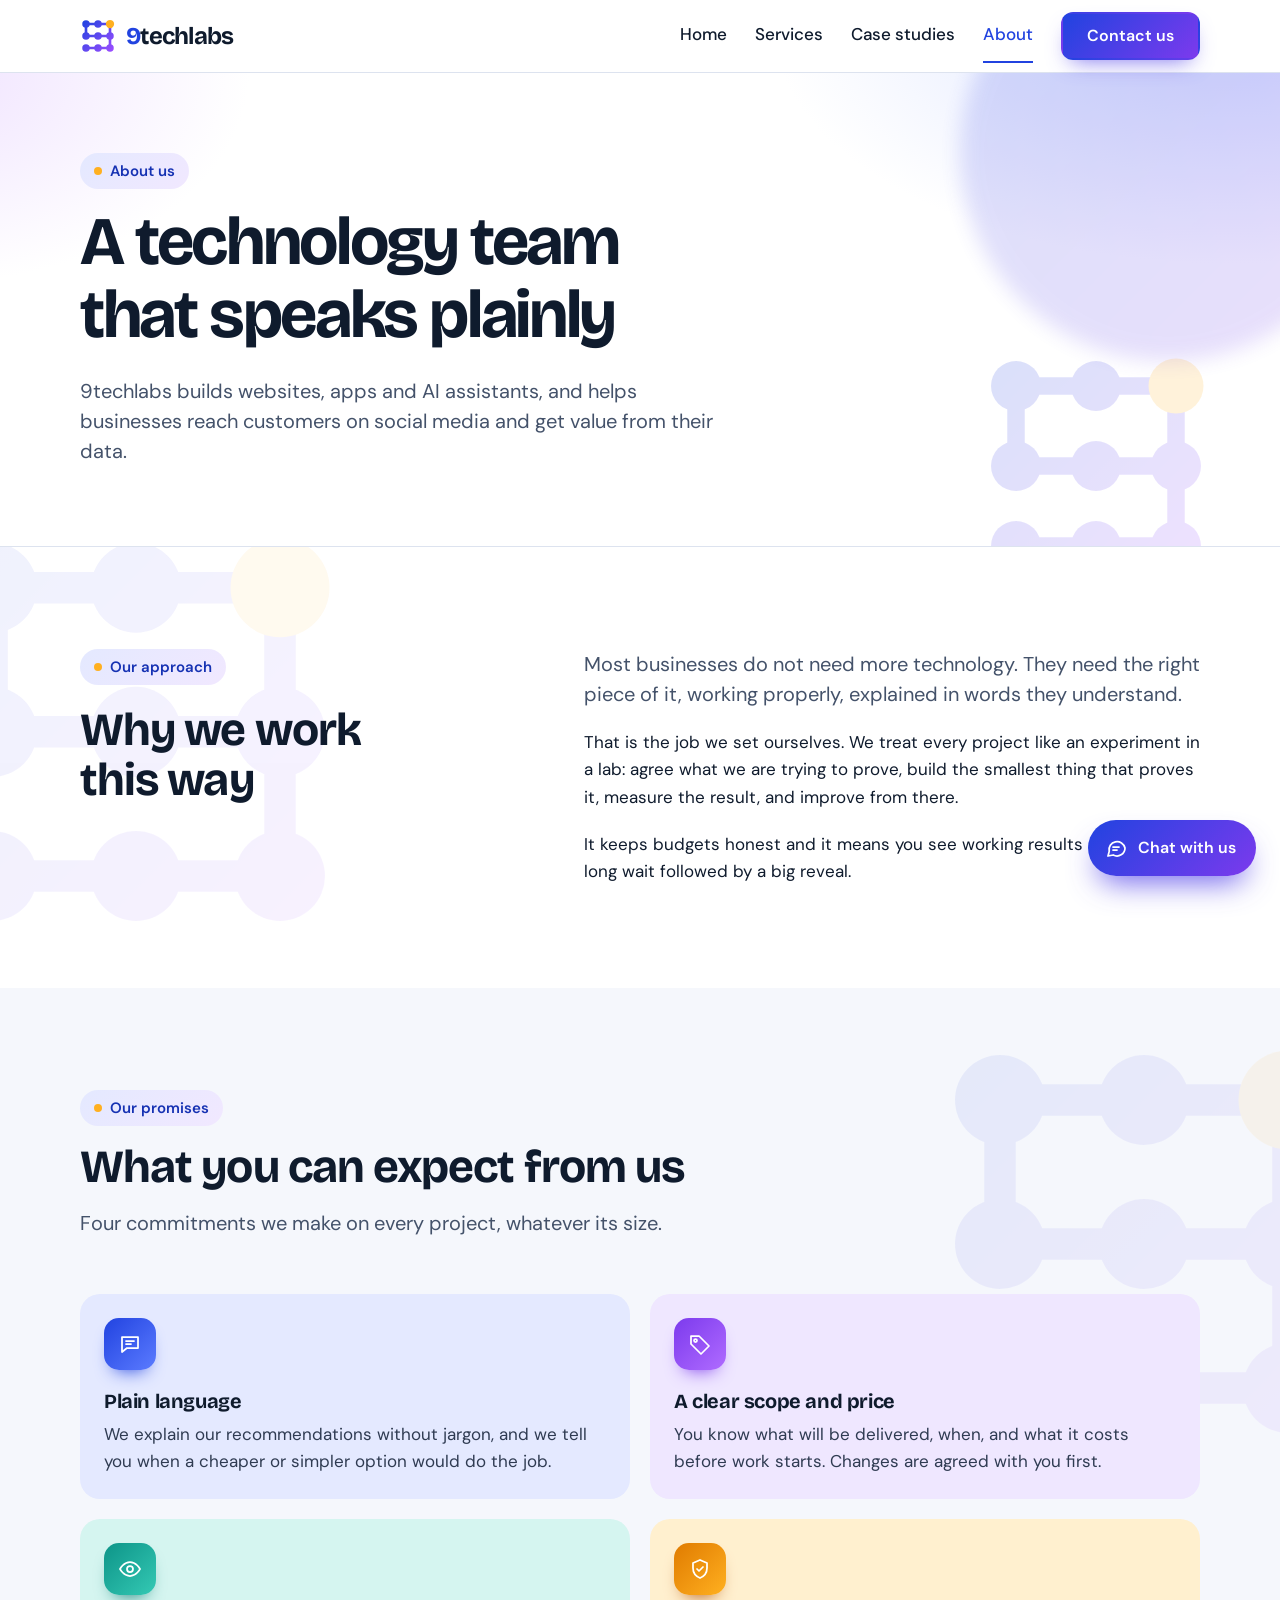
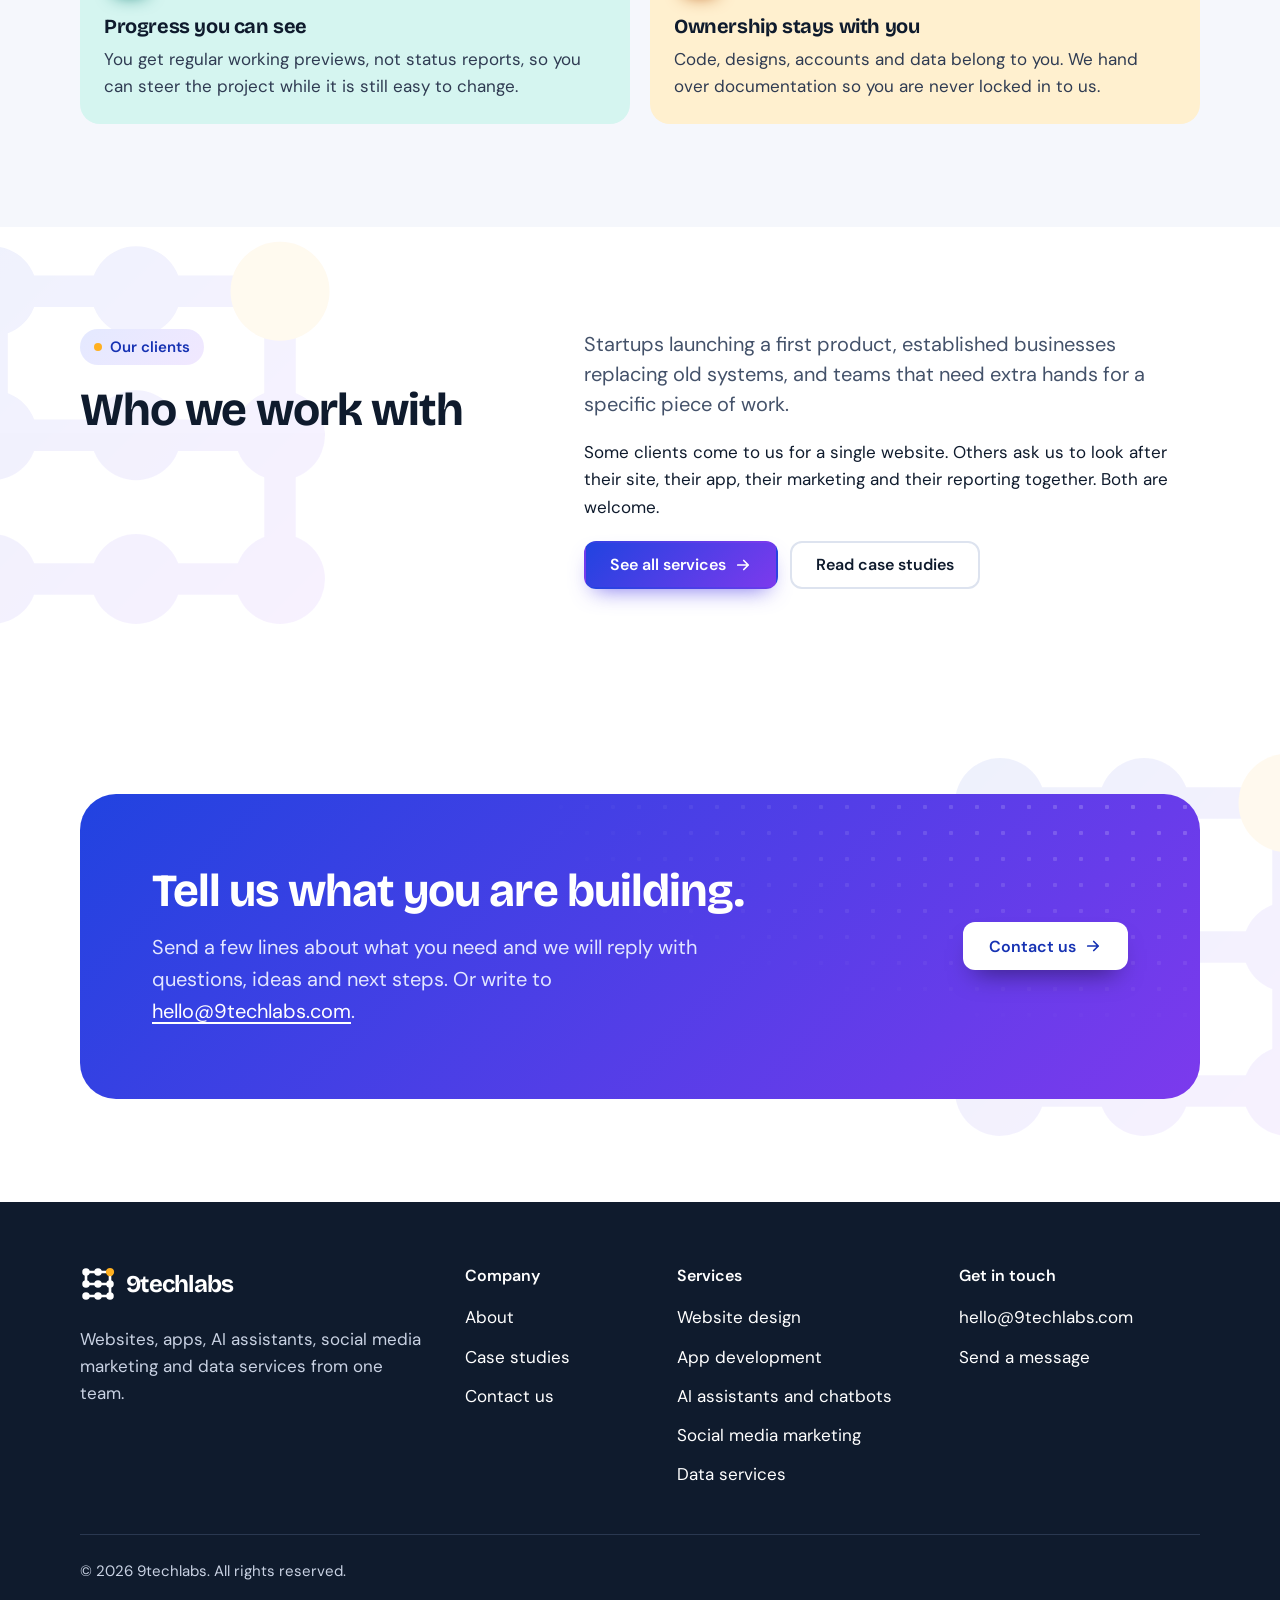
<file: about.html>
<!doctype html>
<html lang="en">
<head>
  <meta charset="utf-8">
  <meta name="viewport" content="width=device-width, initial-scale=1">
  <title>About | 9techlabs</title>
  <meta name="description" content="9techlabs is a technology services company that builds websites, apps and AI assistants, and helps businesses with social media and data.">
  <link rel="canonical" href="https://9techlabs.com/about.html">
  <meta property="og:title" content="About | 9techlabs">
  <meta property="og:description" content="9techlabs is a technology services company that builds websites, apps and AI assistants, and helps businesses with social media and data.">
  <meta property="og:type" content="website">
  <meta property="og:url" content="https://9techlabs.com/about.html">
  <meta name="theme-color" content="#2143E0">
  <link rel="icon" href="assets/favicon.svg" type="image/svg+xml">
  <link rel="preconnect" href="https://fonts.googleapis.com">
  <link rel="preconnect" href="https://fonts.gstatic.com" crossorigin>
  <link rel="stylesheet" href="https://fonts.googleapis.com/css2?family=Bricolage+Grotesque:opsz,wght@12..96,500..800&family=DM+Sans:opsz,wght@9..40,400..700&display=swap">
  <link rel="stylesheet" href="css/styles.css">
  <script>document.documentElement.classList.add("js");</script>
</head>
<body>
  <a class="skip" href="#main">Skip to content</a>

  <header class="site-header">
    <div class="wrap bar">
      <a class="brand" href="index.html" aria-label="9techlabs home">
        <svg viewBox="0 0 48 48" aria-hidden="true"><defs><linearGradient id="brand-grad" x1="4" y1="4" x2="44" y2="44" gradientUnits="userSpaceOnUse"><stop offset="0" stop-color="#2143E0"/><stop offset="1" stop-color="#9B4DFF"/></linearGradient></defs><path d="M8 24V8H40V24H8M40 24V40H8" fill="none" stroke="url(#brand-grad)" stroke-width="3.5" stroke-linecap="round" stroke-linejoin="round"/><g fill="url(#brand-grad)"><circle cx="8" cy="8" r="5"/><circle cx="24" cy="8" r="5"/><circle cx="8" cy="24" r="5"/><circle cx="24" cy="24" r="5"/><circle cx="40" cy="24" r="5"/><circle cx="8" cy="40" r="5"/><circle cx="24" cy="40" r="5"/><circle cx="40" cy="40" r="5"/></g><circle cx="40" cy="8" r="5.5" fill="#FFB020"/></svg>
        <span><span class="nine">9</span>techlabs</span>
      </a>
      <button class="nav-toggle" type="button" aria-expanded="false" aria-controls="site-nav">Menu</button>
      <nav class="site-nav" id="site-nav" aria-label="Main">
        <ul>
          <li><a href="index.html">Home</a></li>
          <li><a href="services.html">Services</a></li>
          <li><a href="case-studies.html">Case studies</a></li>
          <li><a href="about.html" aria-current="page">About</a></li>
        </ul>
        <a class="btn btn-primary" href="contact.html">Contact us</a>
      </nav>
    </div>
  </header>

  <main id="main">

    <div class="page-intro">
      <div class="wrap">
        <span class="kicker">About us</span>
        <h1>A technology team that speaks plainly</h1>
        <p class="lede">9techlabs builds websites, apps and AI assistants, and helps businesses reach customers on social media and get value from their data.</p>
      </div>
    </div>

    <section class="section" aria-labelledby="approach-heading">
      <div class="wrap split">
        <div class="stack reveal">
          <span class="kicker">Our approach</span>
          <h2 id="approach-heading">Why we work this way</h2>
        </div>
        <div class="stack measure reveal">
          <p class="lede">Most businesses do not need more technology. They need the right piece of it, working properly, explained in words they understand.</p>
          <p>That is the job we set ourselves. We treat every project like an experiment in a lab: agree what we are trying to prove, build the smallest thing that proves it, measure the result, and improve from there.</p>
          <p>It keeps budgets honest and it means you see working results early, not a long wait followed by a big reveal.</p>
        </div>
      </div>
    </section>

    <section class="section section-mist" aria-labelledby="promises-heading">
      <div class="wrap">
        <div class="section-head reveal">
          <span class="kicker">Our promises</span>
          <h2 id="promises-heading">What you can expect from us</h2>
          <p class="lede">Four commitments we make on every project, whatever its size.</p>
        </div>
        <ul class="values">
          <li class="c-blue reveal" style="--d:0"><span class="icon-tile"><svg class="ico" viewBox="0 0 24 24" aria-hidden="true"><path d="M4 5h16v11H9l-5 4z"/><path d="M8 9h8M8 12h5"/></svg></span><h3>Plain language</h3><p>We explain our recommendations without jargon, and we tell you when a cheaper or simpler option would do the job.</p></li>
          <li class="c-violet reveal" style="--d:1"><span class="icon-tile"><svg class="ico" viewBox="0 0 24 24" aria-hidden="true"><path d="M3 12V4h8l10 10-8 8z"/><circle cx="7.5" cy="8.5" r="1.5"/></svg></span><h3>A clear scope and price</h3><p>You know what will be delivered, when, and what it costs before work starts. Changes are agreed with you first.</p></li>
          <li class="c-teal reveal" style="--d:0"><span class="icon-tile"><svg class="ico" viewBox="0 0 24 24" aria-hidden="true"><path d="M2 12s3.6-7 10-7 10 7 10 7-3.6 7-10 7S2 12 2 12z"/><circle cx="12" cy="12" r="3"/></svg></span><h3>Progress you can see</h3><p>You get regular working previews, not status reports, so you can steer the project while it is still easy to change.</p></li>
          <li class="c-amber reveal" style="--d:1"><span class="icon-tile"><svg class="ico" viewBox="0 0 24 24" aria-hidden="true"><path d="M12 3l7 3v5c0 4.5-3 8.3-7 10-4-1.7-7-5.5-7-10V6z"/><path d="M9 12l2 2 4-4"/></svg></span><h3>Ownership stays with you</h3><p>Code, designs, accounts and data belong to you. We hand over documentation so you are never locked in to us.</p></li>
        </ul>
      </div>
    </section>

    <section class="section" aria-labelledby="who-heading">
      <div class="wrap split">
        <div class="stack reveal">
          <span class="kicker">Our clients</span>
          <h2 id="who-heading">Who we work with</h2>
        </div>
        <div class="stack measure reveal">
          <p class="lede">Startups launching a first product, established businesses replacing old systems, and teams that need extra hands for a specific piece of work.</p>
          <p>Some clients come to us for a single website. Others ask us to look after their site, their app, their marketing and their reporting together. Both are welcome.</p>
          <div class="btn-row">
            <a class="btn btn-primary" href="services.html">See all services <svg class="ico" viewBox="0 0 24 24" aria-hidden="true"><path d="M5 12h14M13 6l6 6-6 6"/></svg></a>
            <a class="btn btn-quiet" href="case-studies.html">Read case studies</a>
          </div>
        </div>
      </div>
    </section>

    <section class="section" aria-labelledby="cta-heading">
      <div class="wrap">
        <div class="panel cta-inner reveal">
          <div>
            <h2 id="cta-heading">Tell us what you are building.</h2>
            <p>Send a few lines about what you need and we will reply with questions, ideas and next steps. Or write to <a href="mailto:hello@9techlabs.com">hello@9techlabs.com</a>.</p>
          </div>
          <a class="btn" href="contact.html">Contact us <svg class="ico" viewBox="0 0 24 24" aria-hidden="true"><path d="M5 12h14M13 6l6 6-6 6"/></svg></a>
        </div>
      </div>
    </section>

  </main>

  <footer class="site-footer">
    <div class="wrap">
      <div class="footer-grid">
        <div class="footer-brand">
          <a class="brand" href="index.html" aria-label="9techlabs home">
            <svg viewBox="0 0 48 48" aria-hidden="true"><path d="M8 24V8H40V24H8M40 24V40H8" fill="none" stroke="#fff" stroke-width="3.5" stroke-linecap="round" stroke-linejoin="round"/><g fill="#fff"><circle cx="8" cy="8" r="5"/><circle cx="24" cy="8" r="5"/><circle cx="8" cy="24" r="5"/><circle cx="24" cy="24" r="5"/><circle cx="40" cy="24" r="5"/><circle cx="8" cy="40" r="5"/><circle cx="24" cy="40" r="5"/><circle cx="40" cy="40" r="5"/></g><circle cx="40" cy="8" r="5.5" fill="#FFB020"/></svg>
            <span>9techlabs</span>
          </a>
          <p>Websites, apps, AI assistants, social media marketing and data services from one team.</p>
        </div>
        <nav aria-label="Footer">
          <h2>Company</h2>
          <ul>
            <li><a href="about.html">About</a></li>
            <li><a href="case-studies.html">Case studies</a></li>
            <li><a href="contact.html">Contact us</a></li>
          </ul>
        </nav>
        <nav aria-label="Services">
          <h2>Services</h2>
          <ul>
            <li><a href="services.html#websites">Website design</a></li>
            <li><a href="services.html#apps">App development</a></li>
            <li><a href="services.html#ai">AI assistants and chatbots</a></li>
            <li><a href="services.html#social">Social media marketing</a></li>
            <li><a href="services.html#data">Data services</a></li>
          </ul>
        </nav>
        <div>
          <h2>Get in touch</h2>
          <ul>
            <li><a href="mailto:hello@9techlabs.com">hello@9techlabs.com</a></li>
            <li><a href="contact.html">Send a message</a></li>
          </ul>
        </div>
      </div>
      <p class="footer-base">&copy; <span id="year">2026</span> 9techlabs. All rights reserved.</p>
    </div>
  </footer>

  <script src="js/main.js" defer></script>
  <script src="js/chat.js" defer></script>
</body>
</html>
</file>
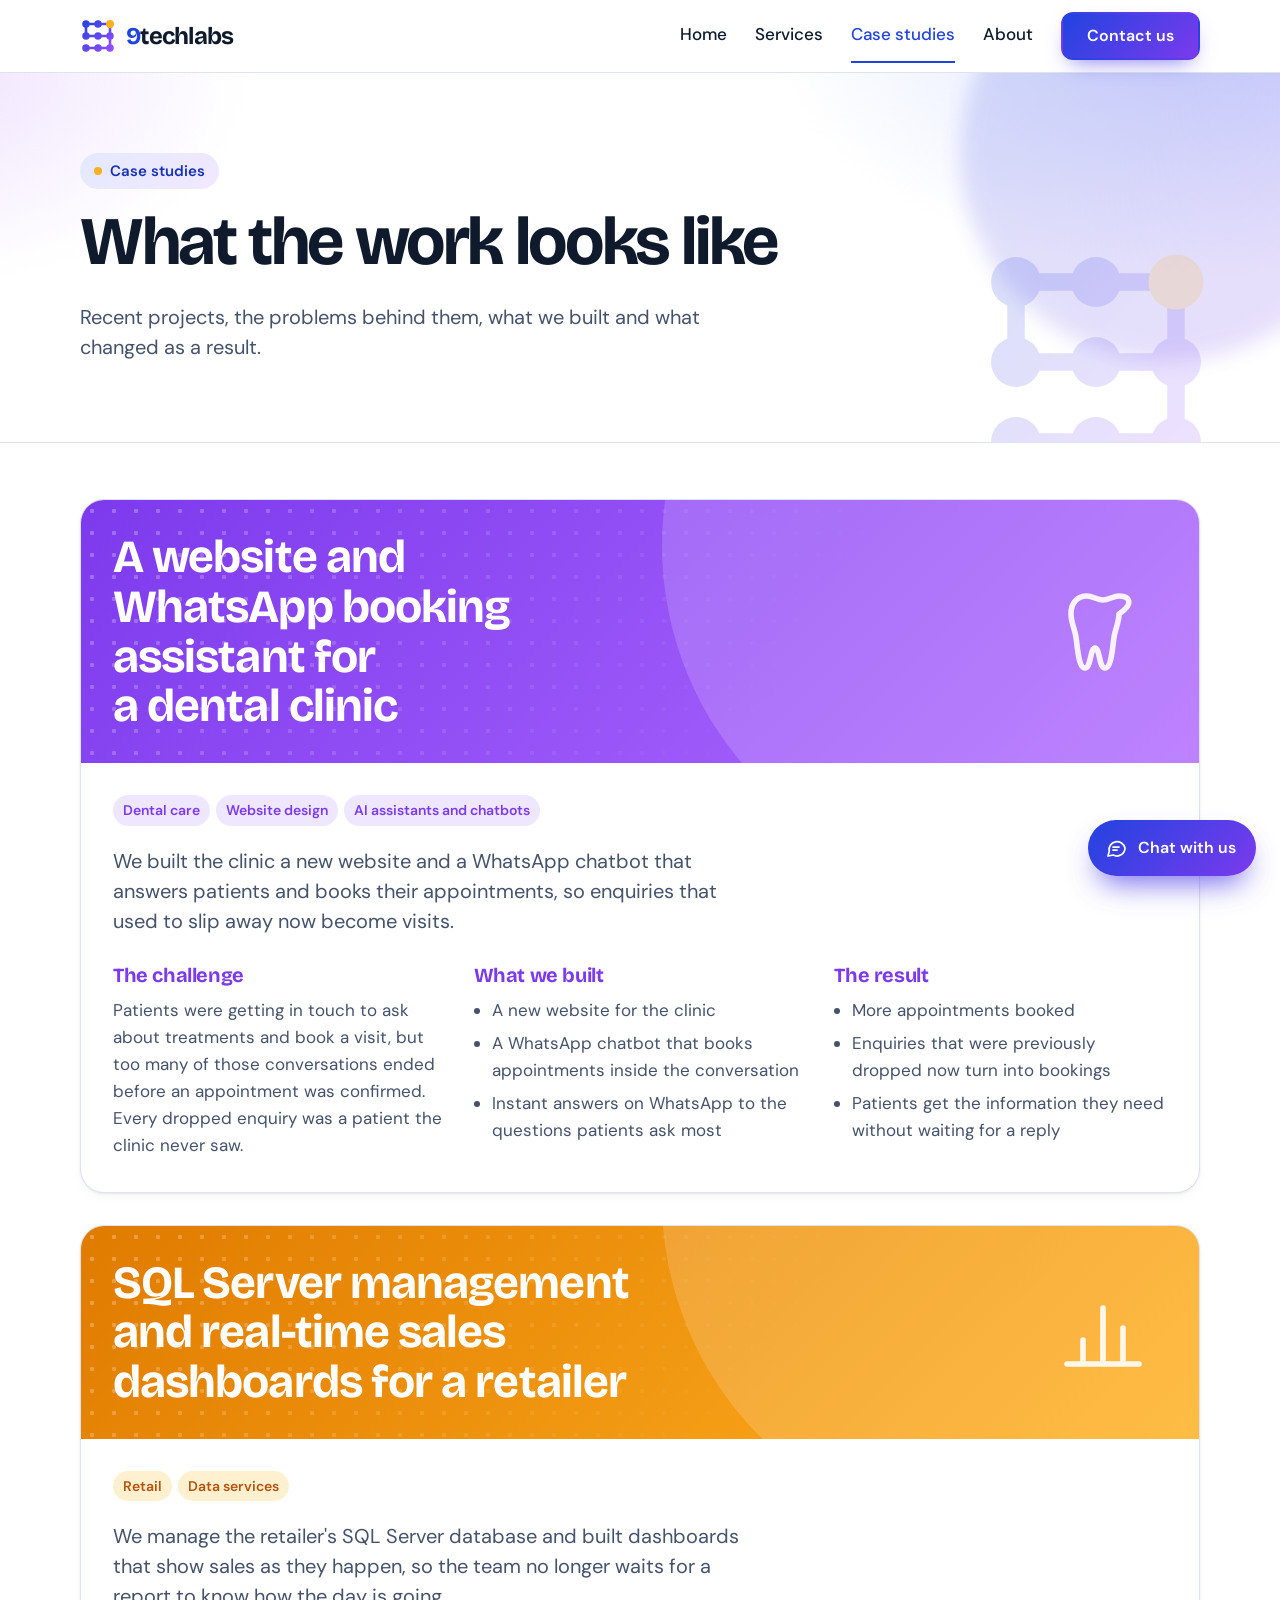
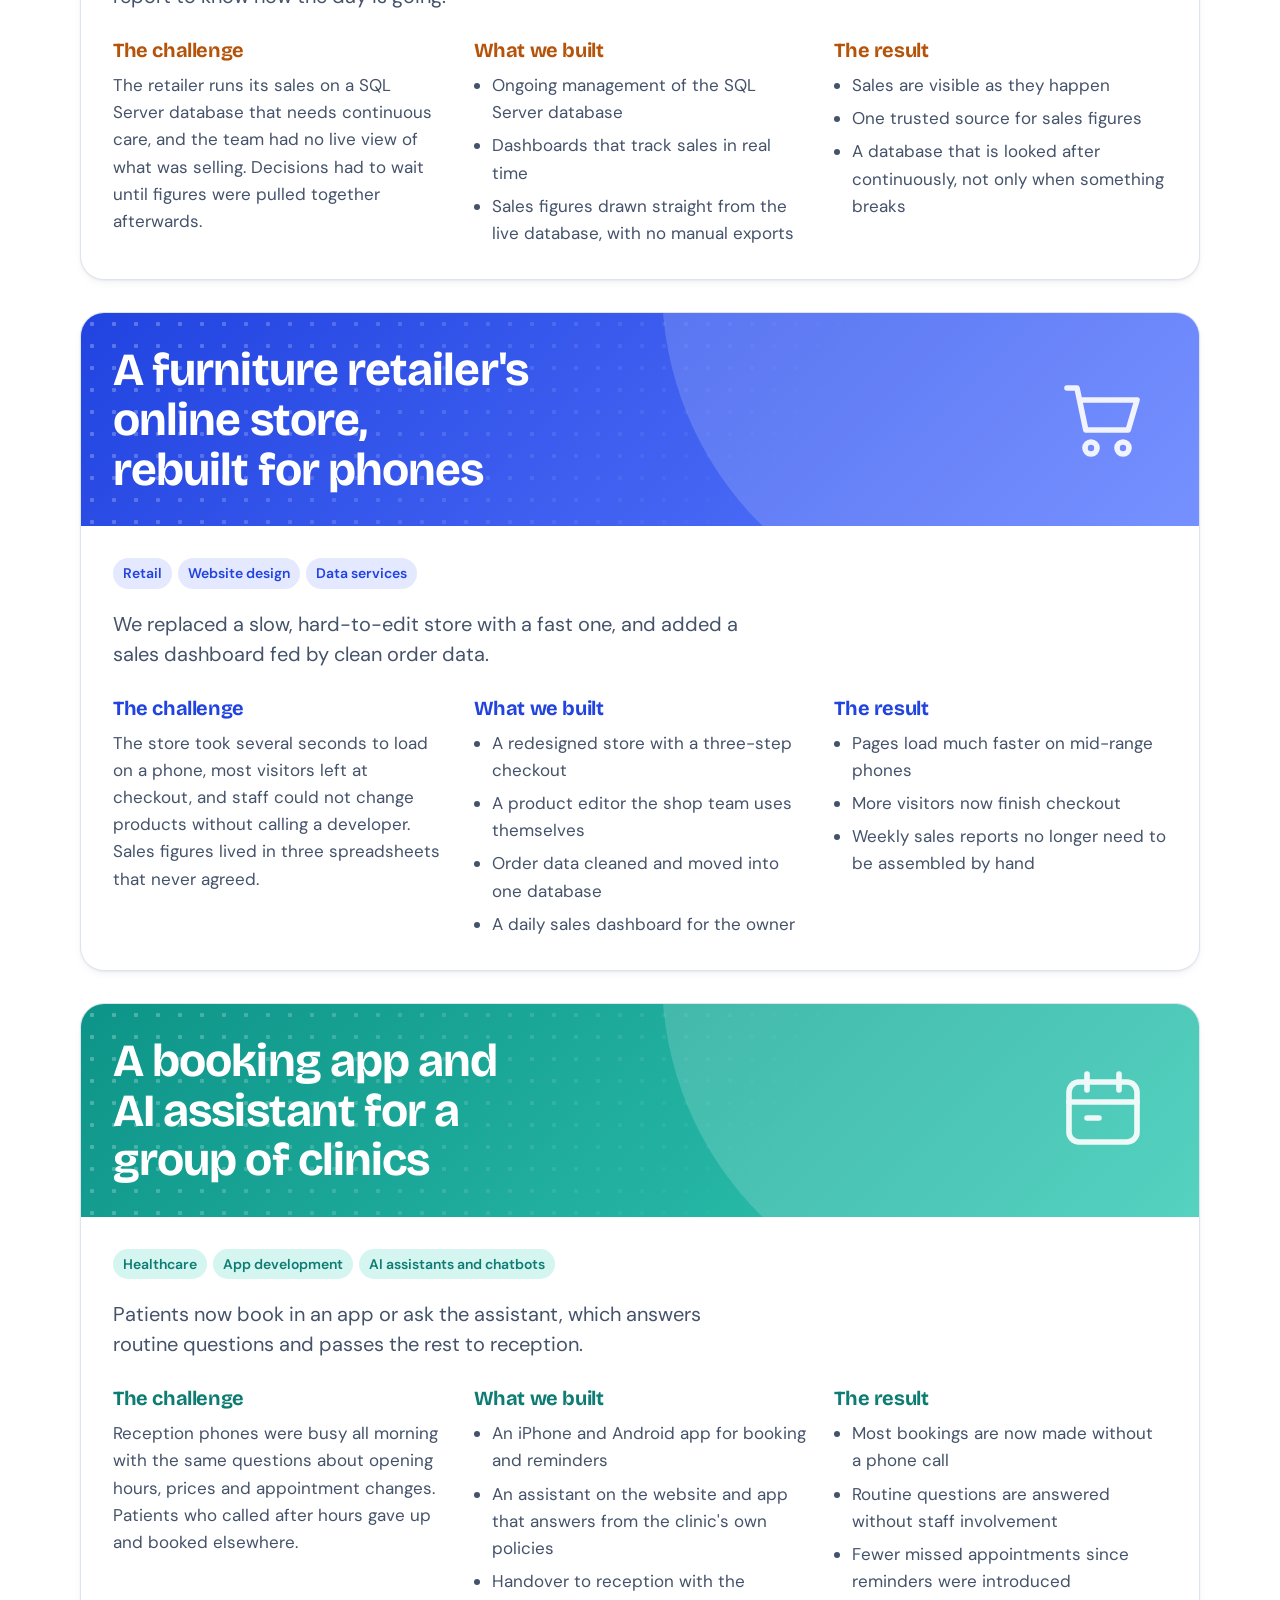
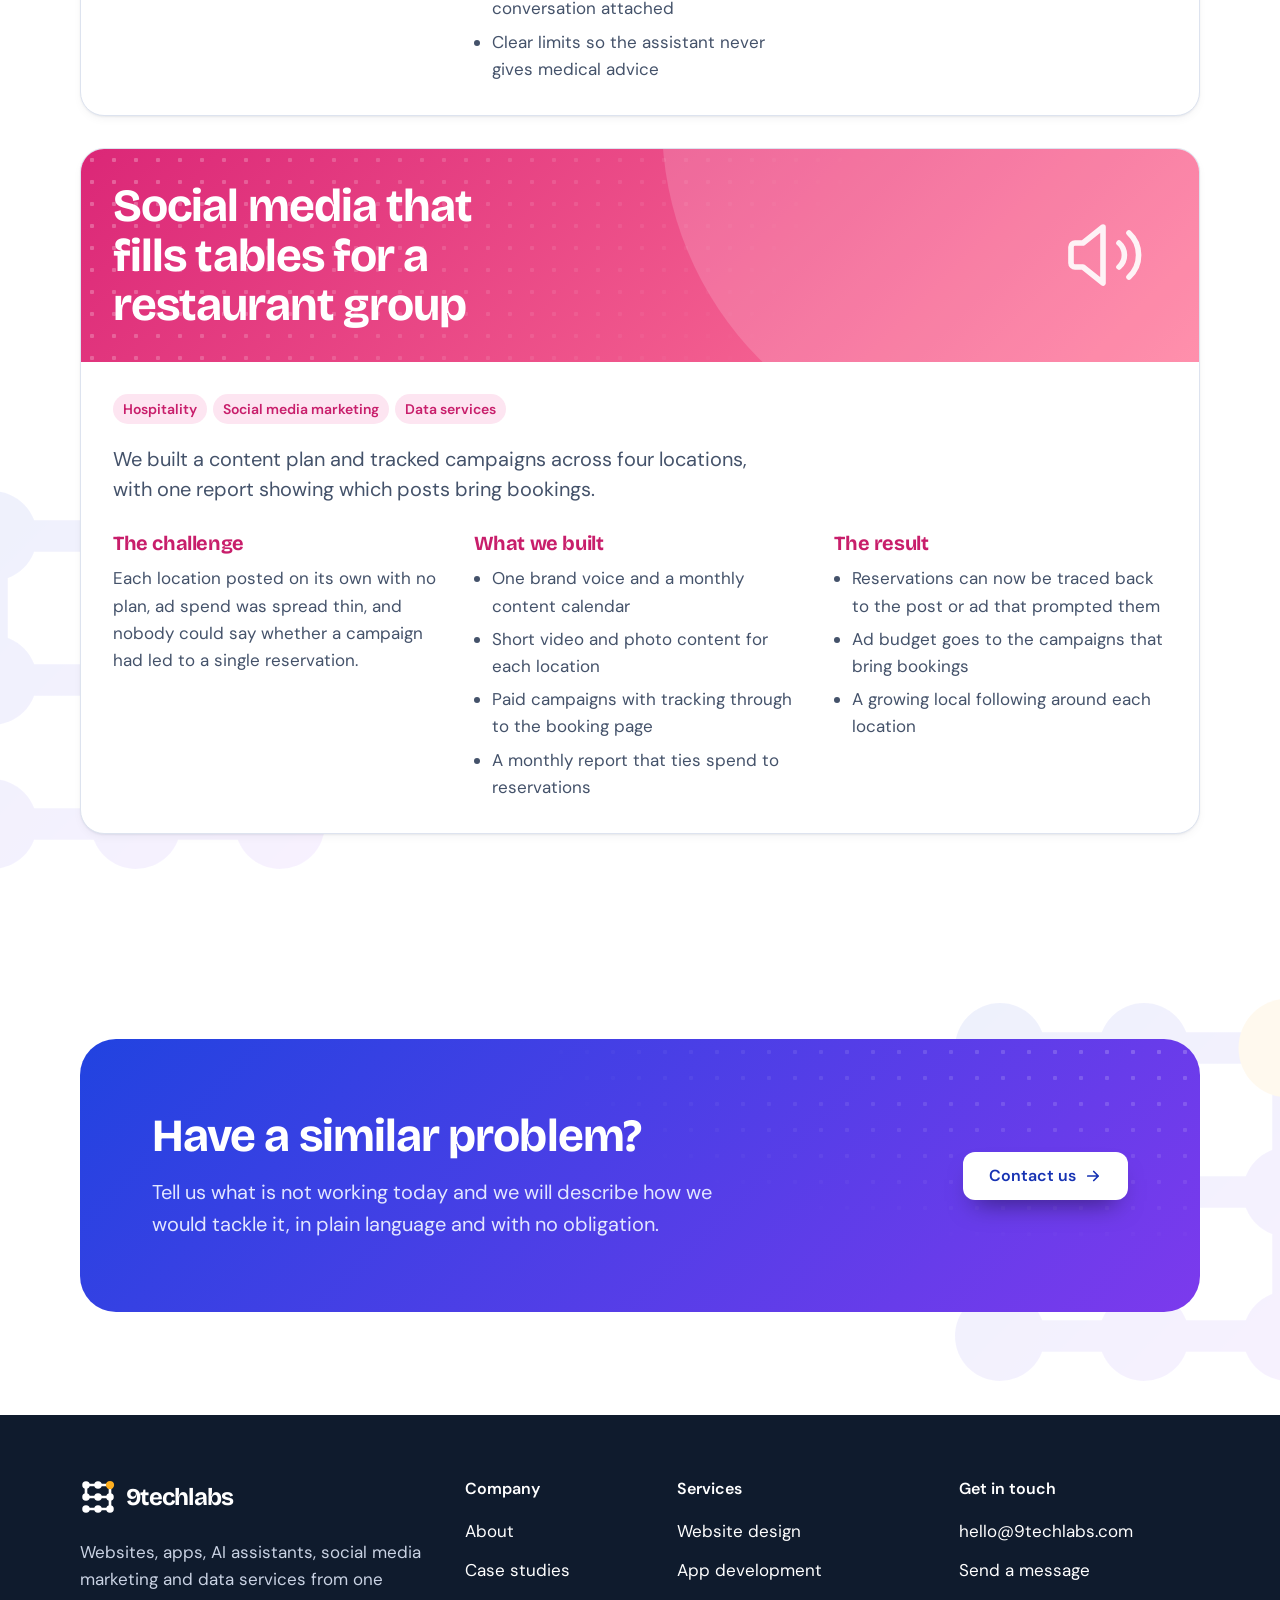
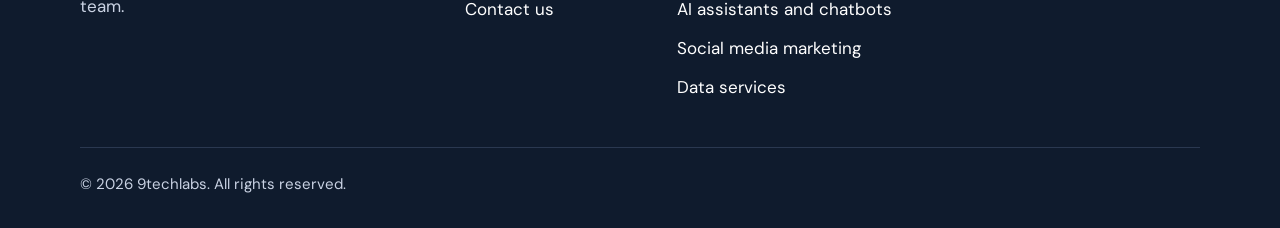
<file: case-studies.html>
<!doctype html>
<html lang="en">
<head>
  <meta charset="utf-8">
  <meta name="viewport" content="width=device-width, initial-scale=1">
  <title>Case studies | 9techlabs</title>
  <meta name="description" content="Recent 9techlabs projects across websites, apps, AI assistants, social media and data.">
  <link rel="canonical" href="https://9techlabs.com/case-studies.html">
  <meta property="og:title" content="Case studies | 9techlabs">
  <meta property="og:description" content="Recent 9techlabs projects across websites, apps, AI assistants, social media and data.">
  <meta property="og:type" content="website">
  <meta property="og:url" content="https://9techlabs.com/case-studies.html">
  <meta name="theme-color" content="#2143E0">
  <link rel="icon" href="assets/favicon.svg" type="image/svg+xml">
  <link rel="preconnect" href="https://fonts.googleapis.com">
  <link rel="preconnect" href="https://fonts.gstatic.com" crossorigin>
  <link rel="stylesheet" href="https://fonts.googleapis.com/css2?family=Bricolage+Grotesque:opsz,wght@12..96,500..800&family=DM+Sans:opsz,wght@9..40,400..700&display=swap">
  <link rel="stylesheet" href="css/styles.css">
  <script>document.documentElement.classList.add("js");</script>
</head>
<body>
  <a class="skip" href="#main">Skip to content</a>

  <header class="site-header">
    <div class="wrap bar">
      <a class="brand" href="index.html" aria-label="9techlabs home">
        <svg viewBox="0 0 48 48" aria-hidden="true"><defs><linearGradient id="brand-grad" x1="4" y1="4" x2="44" y2="44" gradientUnits="userSpaceOnUse"><stop offset="0" stop-color="#2143E0"/><stop offset="1" stop-color="#9B4DFF"/></linearGradient></defs><path d="M8 24V8H40V24H8M40 24V40H8" fill="none" stroke="url(#brand-grad)" stroke-width="3.5" stroke-linecap="round" stroke-linejoin="round"/><g fill="url(#brand-grad)"><circle cx="8" cy="8" r="5"/><circle cx="24" cy="8" r="5"/><circle cx="8" cy="24" r="5"/><circle cx="24" cy="24" r="5"/><circle cx="40" cy="24" r="5"/><circle cx="8" cy="40" r="5"/><circle cx="24" cy="40" r="5"/><circle cx="40" cy="40" r="5"/></g><circle cx="40" cy="8" r="5.5" fill="#FFB020"/></svg>
        <span><span class="nine">9</span>techlabs</span>
      </a>
      <button class="nav-toggle" type="button" aria-expanded="false" aria-controls="site-nav">Menu</button>
      <nav class="site-nav" id="site-nav" aria-label="Main">
        <ul>
          <li><a href="index.html">Home</a></li>
          <li><a href="services.html">Services</a></li>
          <li><a href="case-studies.html" aria-current="page">Case studies</a></li>
          <li><a href="about.html">About</a></li>
        </ul>
        <a class="btn btn-primary" href="contact.html">Contact us</a>
      </nav>
    </div>
  </header>

  <main id="main">

    <div class="page-intro">
      <div class="wrap">
        <span class="kicker">Case studies</span>
        <h1>What the work looks like</h1>
        <p class="lede">Recent projects, the problems behind them, what we built and what changed as a result.</p>
      </div>
    </div>

    <section class="section" aria-label="Case studies" style="padding-top:clamp(2rem,5vw,3.5rem)">
      <div class="wrap">
        <div class="case-list">
          <article class="case-full c-violet reveal" id="dental-clinic" aria-labelledby="dental-clinic-heading">
            <div class="cover"><svg class="ico" viewBox="0 0 24 24" aria-hidden="true"><path d="M8 3C5.5 3 4 4.8 4 7.5c0 2 .8 3.4 1.2 5.5.4 2.3.6 8 2.3 8 1.5 0 1.3-5 2.5-5s1 5 2.5 5c1.7 0 1.9-5.7 2.3-8 .4-2.1 1.2-3.5 1.2-5.5C20 4.8 18.5 3 16 3c-1.5 0-2.5 1-4 1S9.5 3 8 3z"/></svg><h2 id="dental-clinic-heading">A website and WhatsApp booking assistant for a dental clinic</h2></div>
            <div class="case-full-body">
              <div class="case-meta">
                <ul class="chips" style="margin:0"><li>Dental care</li><li>Website design</li><li>AI assistants and chatbots</li></ul>
              </div>
              <p class="lede">We built the clinic a new website and a WhatsApp chatbot that answers patients and books their appointments, so enquiries that used to slip away now become visits.</p>
              <div class="case-cols">
                <div><h3>The challenge</h3><p>Patients were getting in touch to ask about treatments and book a visit, but too many of those conversations ended before an appointment was confirmed. Every dropped enquiry was a patient the clinic never saw.</p></div>
                <div><h3>What we built</h3><ul><li>A new website for the clinic</li><li>A WhatsApp chatbot that books appointments inside the conversation</li><li>Instant answers on WhatsApp to the questions patients ask most</li></ul></div>
                <div><h3>The result</h3><ul><li>More appointments booked</li><li>Enquiries that were previously dropped now turn into bookings</li><li>Patients get the information they need without waiting for a reply</li></ul></div>
              </div>
            </div>
          </article>
          <article class="case-full c-amber reveal" id="retail-sql" aria-labelledby="retail-sql-heading">
            <div class="cover"><svg class="ico" viewBox="0 0 24 24" aria-hidden="true"><path d="M3 20h18M7 20v-6M12 20V6M17 20v-9"/></svg><h2 id="retail-sql-heading">SQL Server management and real-time sales dashboards for a retailer</h2></div>
            <div class="case-full-body">
              <div class="case-meta">
                <ul class="chips" style="margin:0"><li>Retail</li><li>Data services</li></ul>
              </div>
              <p class="lede">We manage the retailer's SQL Server database and built dashboards that show sales as they happen, so the team no longer waits for a report to know how the day is going.</p>
              <div class="case-cols">
                <div><h3>The challenge</h3><p>The retailer runs its sales on a SQL Server database that needs continuous care, and the team had no live view of what was selling. Decisions had to wait until figures were pulled together afterwards.</p></div>
                <div><h3>What we built</h3><ul><li>Ongoing management of the SQL Server database</li><li>Dashboards that track sales in real time</li><li>Sales figures drawn straight from the live database, with no manual exports</li></ul></div>
                <div><h3>The result</h3><ul><li>Sales are visible as they happen</li><li>One trusted source for sales figures</li><li>A database that is looked after continuously, not only when something breaks</li></ul></div>
              </div>
            </div>
          </article>
          <article class="case-full c-blue reveal" id="online-store" aria-labelledby="online-store-heading">
            <div class="cover"><svg class="ico" viewBox="0 0 24 24" aria-hidden="true"><path d="M3 4h2.5l2.2 10.5h10.6L20.5 7H6.6"/><circle cx="9" cy="19" r="1.5"/><circle cx="17" cy="19" r="1.5"/></svg><h2 id="online-store-heading">A furniture retailer's online store, rebuilt for phones</h2></div>
            <div class="case-full-body">
              <div class="case-meta">
                <ul class="chips" style="margin:0"><li>Retail</li><li>Website design</li><li>Data services</li></ul>
              </div>
              <p class="lede">We replaced a slow, hard-to-edit store with a fast one, and added a sales dashboard fed by clean order data.</p>
              <div class="case-cols">
                <div><h3>The challenge</h3><p>The store took several seconds to load on a phone, most visitors left at checkout, and staff could not change products without calling a developer. Sales figures lived in three spreadsheets that never agreed.</p></div>
                <div><h3>What we built</h3><ul><li>A redesigned store with a three-step checkout</li><li>A product editor the shop team uses themselves</li><li>Order data cleaned and moved into one database</li><li>A daily sales dashboard for the owner</li></ul></div>
                <div><h3>The result</h3><ul><li>Pages load much faster on mid-range phones</li><li>More visitors now finish checkout</li><li>Weekly sales reports no longer need to be assembled by hand</li></ul></div>
              </div>
            </div>
          </article>
          <article class="case-full c-teal reveal" id="clinic-assistant" aria-labelledby="clinic-assistant-heading">
            <div class="cover"><svg class="ico" viewBox="0 0 24 24" aria-hidden="true"><rect x="3.5" y="5" width="17" height="15" rx="2.5"/><path d="M3.5 10h17M8 3v4M16 3v4M8 14h3"/></svg><h2 id="clinic-assistant-heading">A booking app and AI assistant for a group of clinics</h2></div>
            <div class="case-full-body">
              <div class="case-meta">
                <ul class="chips" style="margin:0"><li>Healthcare</li><li>App development</li><li>AI assistants and chatbots</li></ul>
              </div>
              <p class="lede">Patients now book in an app or ask the assistant, which answers routine questions and passes the rest to reception.</p>
              <div class="case-cols">
                <div><h3>The challenge</h3><p>Reception phones were busy all morning with the same questions about opening hours, prices and appointment changes. Patients who called after hours gave up and booked elsewhere.</p></div>
                <div><h3>What we built</h3><ul><li>An iPhone and Android app for booking and reminders</li><li>An assistant on the website and app that answers from the clinic's own policies</li><li>Handover to reception with the conversation attached</li><li>Clear limits so the assistant never gives medical advice</li></ul></div>
                <div><h3>The result</h3><ul><li>Most bookings are now made without a phone call</li><li>Routine questions are answered without staff involvement</li><li>Fewer missed appointments since reminders were introduced</li></ul></div>
              </div>
            </div>
          </article>
          <article class="case-full c-pink reveal" id="restaurant-social" aria-labelledby="restaurant-social-heading">
            <div class="cover"><svg class="ico" viewBox="0 0 24 24" aria-hidden="true"><path d="M4 10v4a1 1 0 0 0 1 1h2l5 4V5L7 9H5a1 1 0 0 0-1 1z"/><path d="M16 9a4 4 0 0 1 0 6M18.5 6.5a7.5 7.5 0 0 1 0 11"/></svg><h2 id="restaurant-social-heading">Social media that fills tables for a restaurant group</h2></div>
            <div class="case-full-body">
              <div class="case-meta">
                <ul class="chips" style="margin:0"><li>Hospitality</li><li>Social media marketing</li><li>Data services</li></ul>
              </div>
              <p class="lede">We built a content plan and tracked campaigns across four locations, with one report showing which posts bring bookings.</p>
              <div class="case-cols">
                <div><h3>The challenge</h3><p>Each location posted on its own with no plan, ad spend was spread thin, and nobody could say whether a campaign had led to a single reservation.</p></div>
                <div><h3>What we built</h3><ul><li>One brand voice and a monthly content calendar</li><li>Short video and photo content for each location</li><li>Paid campaigns with tracking through to the booking page</li><li>A monthly report that ties spend to reservations</li></ul></div>
                <div><h3>The result</h3><ul><li>Reservations can now be traced back to the post or ad that prompted them</li><li>Ad budget goes to the campaigns that bring bookings</li><li>A growing local following around each location</li></ul></div>
              </div>
            </div>
          </article>
        </div>
      </div>
    </section>

    <section class="section" aria-labelledby="cta-heading">
      <div class="wrap">
        <div class="panel cta-inner reveal">
          <div>
            <h2 id="cta-heading">Have a similar problem?</h2>
            <p>Tell us what is not working today and we will describe how we would tackle it, in plain language and with no obligation.</p>
          </div>
          <a class="btn" href="contact.html">Contact us <svg class="ico" viewBox="0 0 24 24" aria-hidden="true"><path d="M5 12h14M13 6l6 6-6 6"/></svg></a>
        </div>
      </div>
    </section>

  </main>

  <footer class="site-footer">
    <div class="wrap">
      <div class="footer-grid">
        <div class="footer-brand">
          <a class="brand" href="index.html" aria-label="9techlabs home">
            <svg viewBox="0 0 48 48" aria-hidden="true"><path d="M8 24V8H40V24H8M40 24V40H8" fill="none" stroke="#fff" stroke-width="3.5" stroke-linecap="round" stroke-linejoin="round"/><g fill="#fff"><circle cx="8" cy="8" r="5"/><circle cx="24" cy="8" r="5"/><circle cx="8" cy="24" r="5"/><circle cx="24" cy="24" r="5"/><circle cx="40" cy="24" r="5"/><circle cx="8" cy="40" r="5"/><circle cx="24" cy="40" r="5"/><circle cx="40" cy="40" r="5"/></g><circle cx="40" cy="8" r="5.5" fill="#FFB020"/></svg>
            <span>9techlabs</span>
          </a>
          <p>Websites, apps, AI assistants, social media marketing and data services from one team.</p>
        </div>
        <nav aria-label="Footer">
          <h2>Company</h2>
          <ul>
            <li><a href="about.html">About</a></li>
            <li><a href="case-studies.html">Case studies</a></li>
            <li><a href="contact.html">Contact us</a></li>
          </ul>
        </nav>
        <nav aria-label="Services">
          <h2>Services</h2>
          <ul>
            <li><a href="services.html#websites">Website design</a></li>
            <li><a href="services.html#apps">App development</a></li>
            <li><a href="services.html#ai">AI assistants and chatbots</a></li>
            <li><a href="services.html#social">Social media marketing</a></li>
            <li><a href="services.html#data">Data services</a></li>
          </ul>
        </nav>
        <div>
          <h2>Get in touch</h2>
          <ul>
            <li><a href="mailto:hello@9techlabs.com">hello@9techlabs.com</a></li>
            <li><a href="contact.html">Send a message</a></li>
          </ul>
        </div>
      </div>
      <p class="footer-base">&copy; <span id="year">2026</span> 9techlabs. All rights reserved.</p>
    </div>
  </footer>

  <script src="js/main.js" defer></script>
  <script src="js/chat.js" defer></script>
</body>
</html>
</file>
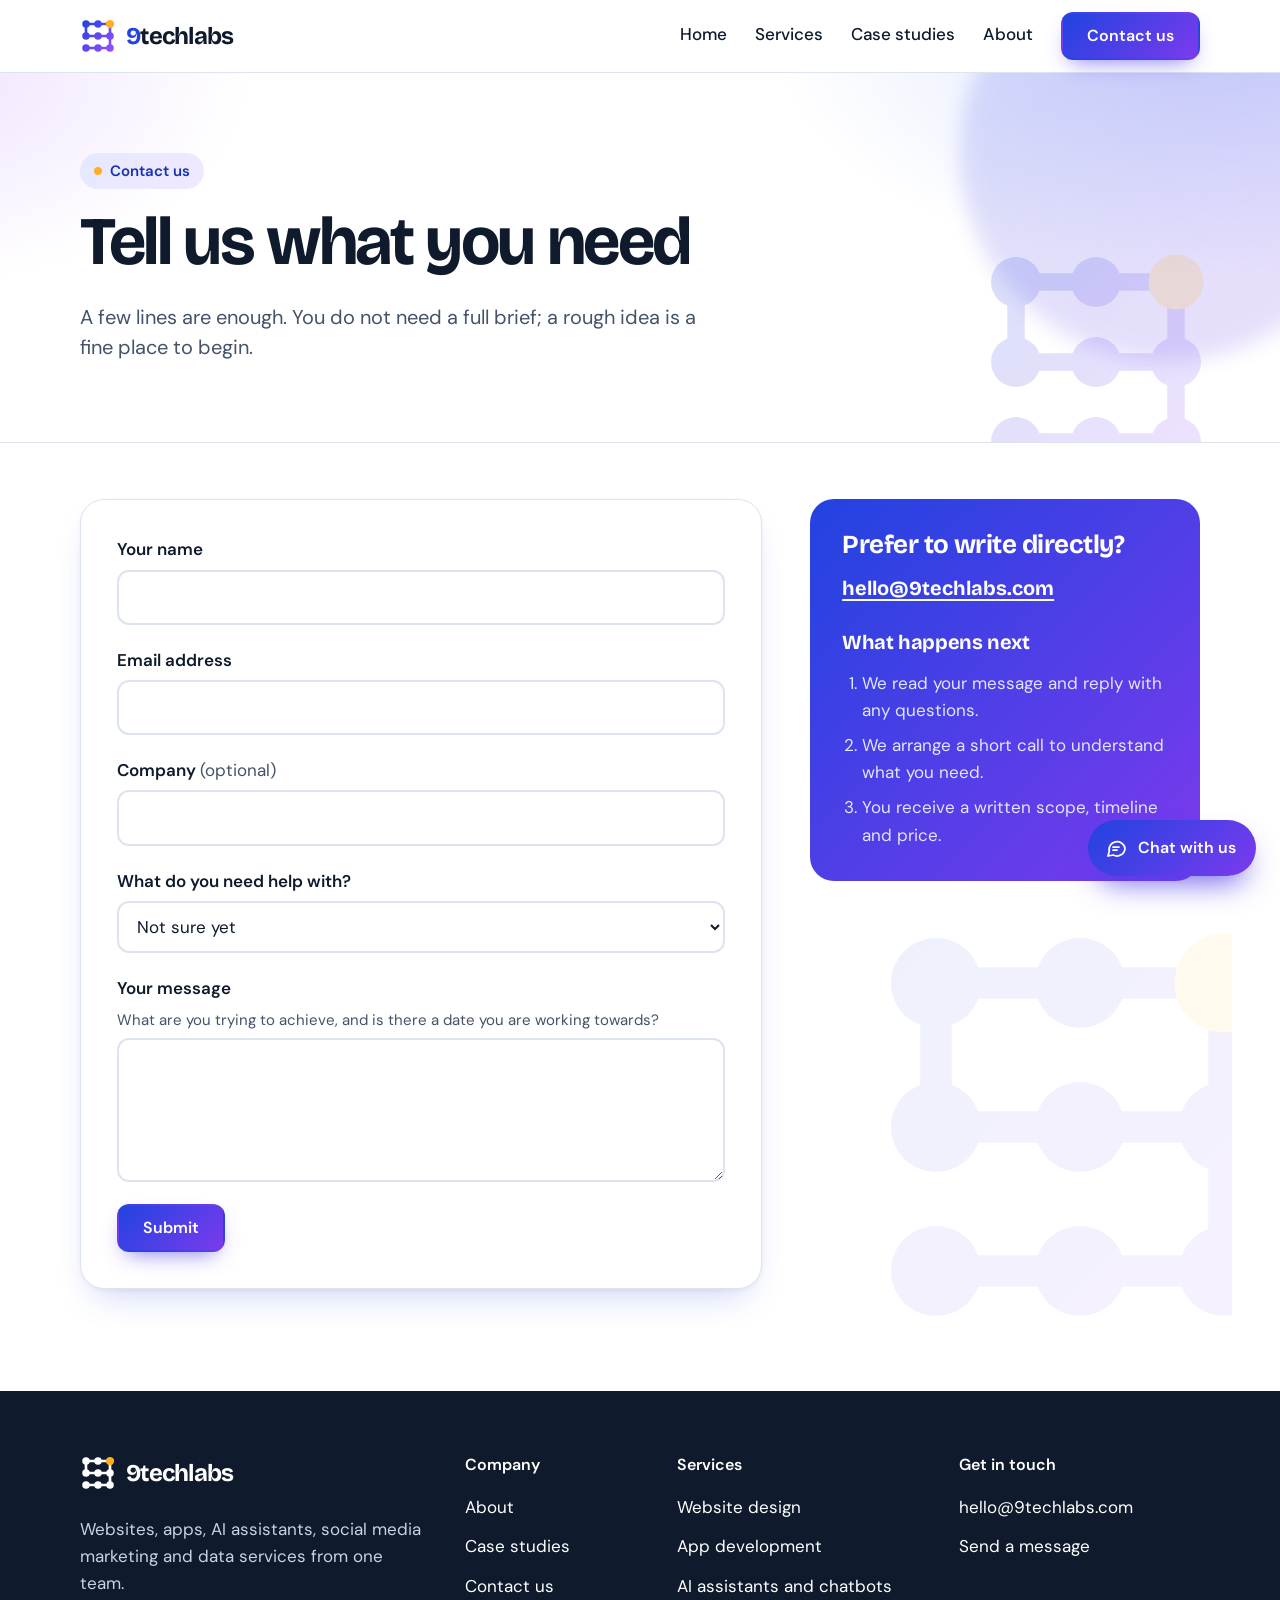
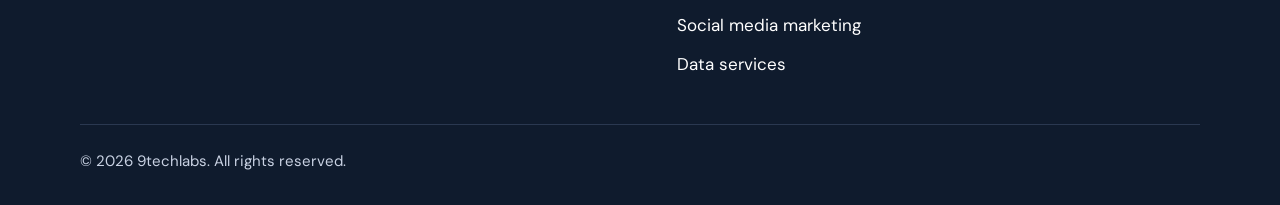
<file: contact.html>
<!doctype html>
<html lang="en">
<head>
  <meta charset="utf-8">
  <meta name="viewport" content="width=device-width, initial-scale=1">
  <title>Contact us | 9techlabs</title>
  <meta name="description" content="Contact 9techlabs about your website, app, AI assistant, social media or data project.">
  <link rel="canonical" href="https://9techlabs.com/contact.html">
  <meta property="og:title" content="Contact us | 9techlabs">
  <meta property="og:description" content="Contact 9techlabs about your website, app, AI assistant, social media or data project.">
  <meta property="og:type" content="website">
  <meta property="og:url" content="https://9techlabs.com/contact.html">
  <meta name="theme-color" content="#2143E0">
  <link rel="icon" href="assets/favicon.svg" type="image/svg+xml">
  <link rel="preconnect" href="https://fonts.googleapis.com">
  <link rel="preconnect" href="https://fonts.gstatic.com" crossorigin>
  <link rel="stylesheet" href="https://fonts.googleapis.com/css2?family=Bricolage+Grotesque:opsz,wght@12..96,500..800&family=DM+Sans:opsz,wght@9..40,400..700&display=swap">
  <link rel="stylesheet" href="css/styles.css">
  <script>document.documentElement.classList.add("js");</script>
</head>
<body>
  <a class="skip" href="#main">Skip to content</a>

  <header class="site-header">
    <div class="wrap bar">
      <a class="brand" href="index.html" aria-label="9techlabs home">
        <svg viewBox="0 0 48 48" aria-hidden="true"><defs><linearGradient id="brand-grad" x1="4" y1="4" x2="44" y2="44" gradientUnits="userSpaceOnUse"><stop offset="0" stop-color="#2143E0"/><stop offset="1" stop-color="#9B4DFF"/></linearGradient></defs><path d="M8 24V8H40V24H8M40 24V40H8" fill="none" stroke="url(#brand-grad)" stroke-width="3.5" stroke-linecap="round" stroke-linejoin="round"/><g fill="url(#brand-grad)"><circle cx="8" cy="8" r="5"/><circle cx="24" cy="8" r="5"/><circle cx="8" cy="24" r="5"/><circle cx="24" cy="24" r="5"/><circle cx="40" cy="24" r="5"/><circle cx="8" cy="40" r="5"/><circle cx="24" cy="40" r="5"/><circle cx="40" cy="40" r="5"/></g><circle cx="40" cy="8" r="5.5" fill="#FFB020"/></svg>
        <span><span class="nine">9</span>techlabs</span>
      </a>
      <button class="nav-toggle" type="button" aria-expanded="false" aria-controls="site-nav">Menu</button>
      <nav class="site-nav" id="site-nav" aria-label="Main">
        <ul>
          <li><a href="index.html">Home</a></li>
          <li><a href="services.html">Services</a></li>
          <li><a href="case-studies.html">Case studies</a></li>
          <li><a href="about.html">About</a></li>
        </ul>
        <a class="btn btn-primary" href="contact.html" aria-current="page">Contact us</a>
      </nav>
    </div>
  </header>

  <main id="main">

    <div class="page-intro">
      <div class="wrap">
        <span class="kicker">Contact us</span>
        <h1>Tell us what you need</h1>
        <p class="lede">A few lines are enough. You do not need a full brief; a rough idea is a fine place to begin.</p>
      </div>
    </div>

    <div class="wrap contact-layout">
      <form class="form" id="contact-form" novalidate>
        <div class="error-summary" id="error-summary" tabindex="-1" role="alert" hidden>
          <h2>Check these fields before sending</h2>
          <ul></ul>
        </div>

        <div class="field">
          <label for="name">Your name</label>
          <input id="name" name="name" type="text" autocomplete="name" required aria-describedby="name-error">
          <span class="error" id="name-error"></span>
        </div>

        <div class="field">
          <label for="email">Email address</label>
          <input id="email" name="email" type="email" autocomplete="email" required aria-describedby="email-error">
          <span class="error" id="email-error"></span>
        </div>

        <div class="field">
          <label for="company">Company <span class="optional">(optional)</span></label>
          <input id="company" name="company" type="text" autocomplete="organization">
        </div>

        <div class="field">
          <label for="service">What do you need help with?</label>
          <select id="service" name="service">
            <option>Not sure yet</option>
            <option data-key="websites">Website design</option>
            <option data-key="apps">App development</option>
            <option data-key="ai">AI assistants and chatbots</option>
            <option data-key="social">Social media marketing</option>
            <option data-key="data">Data services</option>
            <option>More than one of these</option>
          </select>
        </div>

        <div class="field">
          <label for="message">Your message</label>
          <span class="hint" id="message-hint">What are you trying to achieve, and is there a date you are working towards?</span>
          <textarea id="message" name="message" required aria-describedby="message-hint message-error"></textarea>
          <span class="error" id="message-error"></span>
        </div>

        <div class="hp" aria-hidden="true">
          <label for="website-field">Leave this field empty</label>
          <input id="website-field" name="_honey" type="text" tabindex="-1" autocomplete="off">
        </div>

        <div>
          <button class="btn btn-primary" type="submit" id="submit-button">Submit</button>
        </div>
        <p class="form-status" id="form-status" role="status"></p>
      </form>

      <aside class="aside-card" aria-labelledby="direct-heading">
        <h2 id="direct-heading">Prefer to write directly?</h2>
        <p><a class="email-link" href="mailto:hello@9techlabs.com">hello@9techlabs.com</a></p>
        <h3>What happens next</h3>
        <ol>
          <li>We read your message and reply with any questions.</li>
          <li>We arrange a short call to understand what you need.</li>
          <li>You receive a written scope, timeline and price.</li>
        </ol>
      </aside>
    </div>

  </main>

  <footer class="site-footer">
    <div class="wrap">
      <div class="footer-grid">
        <div class="footer-brand">
          <a class="brand" href="index.html" aria-label="9techlabs home">
            <svg viewBox="0 0 48 48" aria-hidden="true"><path d="M8 24V8H40V24H8M40 24V40H8" fill="none" stroke="#fff" stroke-width="3.5" stroke-linecap="round" stroke-linejoin="round"/><g fill="#fff"><circle cx="8" cy="8" r="5"/><circle cx="24" cy="8" r="5"/><circle cx="8" cy="24" r="5"/><circle cx="24" cy="24" r="5"/><circle cx="40" cy="24" r="5"/><circle cx="8" cy="40" r="5"/><circle cx="24" cy="40" r="5"/><circle cx="40" cy="40" r="5"/></g><circle cx="40" cy="8" r="5.5" fill="#FFB020"/></svg>
            <span>9techlabs</span>
          </a>
          <p>Websites, apps, AI assistants, social media marketing and data services from one team.</p>
        </div>
        <nav aria-label="Footer">
          <h2>Company</h2>
          <ul>
            <li><a href="about.html">About</a></li>
            <li><a href="case-studies.html">Case studies</a></li>
            <li><a href="contact.html">Contact us</a></li>
          </ul>
        </nav>
        <nav aria-label="Services">
          <h2>Services</h2>
          <ul>
            <li><a href="services.html#websites">Website design</a></li>
            <li><a href="services.html#apps">App development</a></li>
            <li><a href="services.html#ai">AI assistants and chatbots</a></li>
            <li><a href="services.html#social">Social media marketing</a></li>
            <li><a href="services.html#data">Data services</a></li>
          </ul>
        </nav>
        <div>
          <h2>Get in touch</h2>
          <ul>
            <li><a href="mailto:hello@9techlabs.com">hello@9techlabs.com</a></li>
            <li><a href="contact.html">Send a message</a></li>
          </ul>
        </div>
      </div>
      <p class="footer-base">&copy; <span id="year">2026</span> 9techlabs. All rights reserved.</p>
    </div>
  </footer>

  <script src="js/main.js" defer></script>
  <script src="js/chat.js" defer></script>
</body>
</html>
</file>
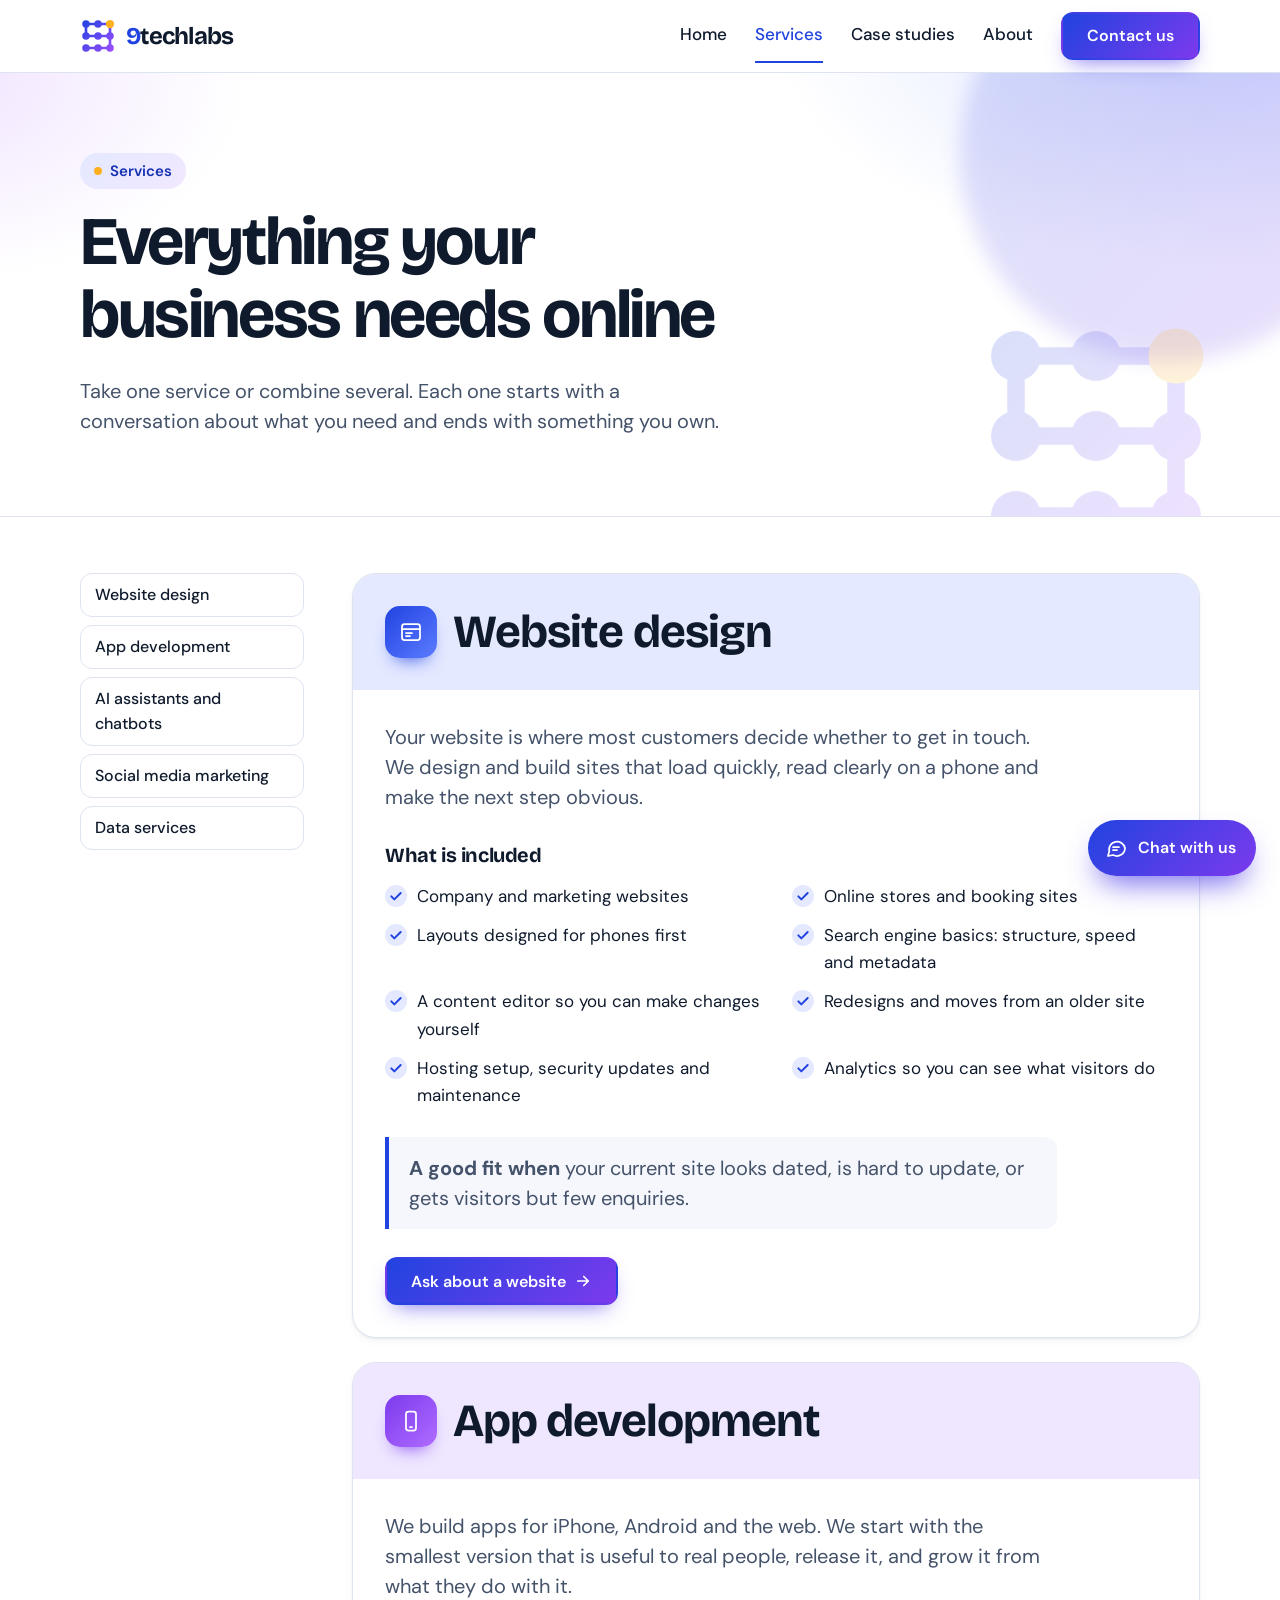
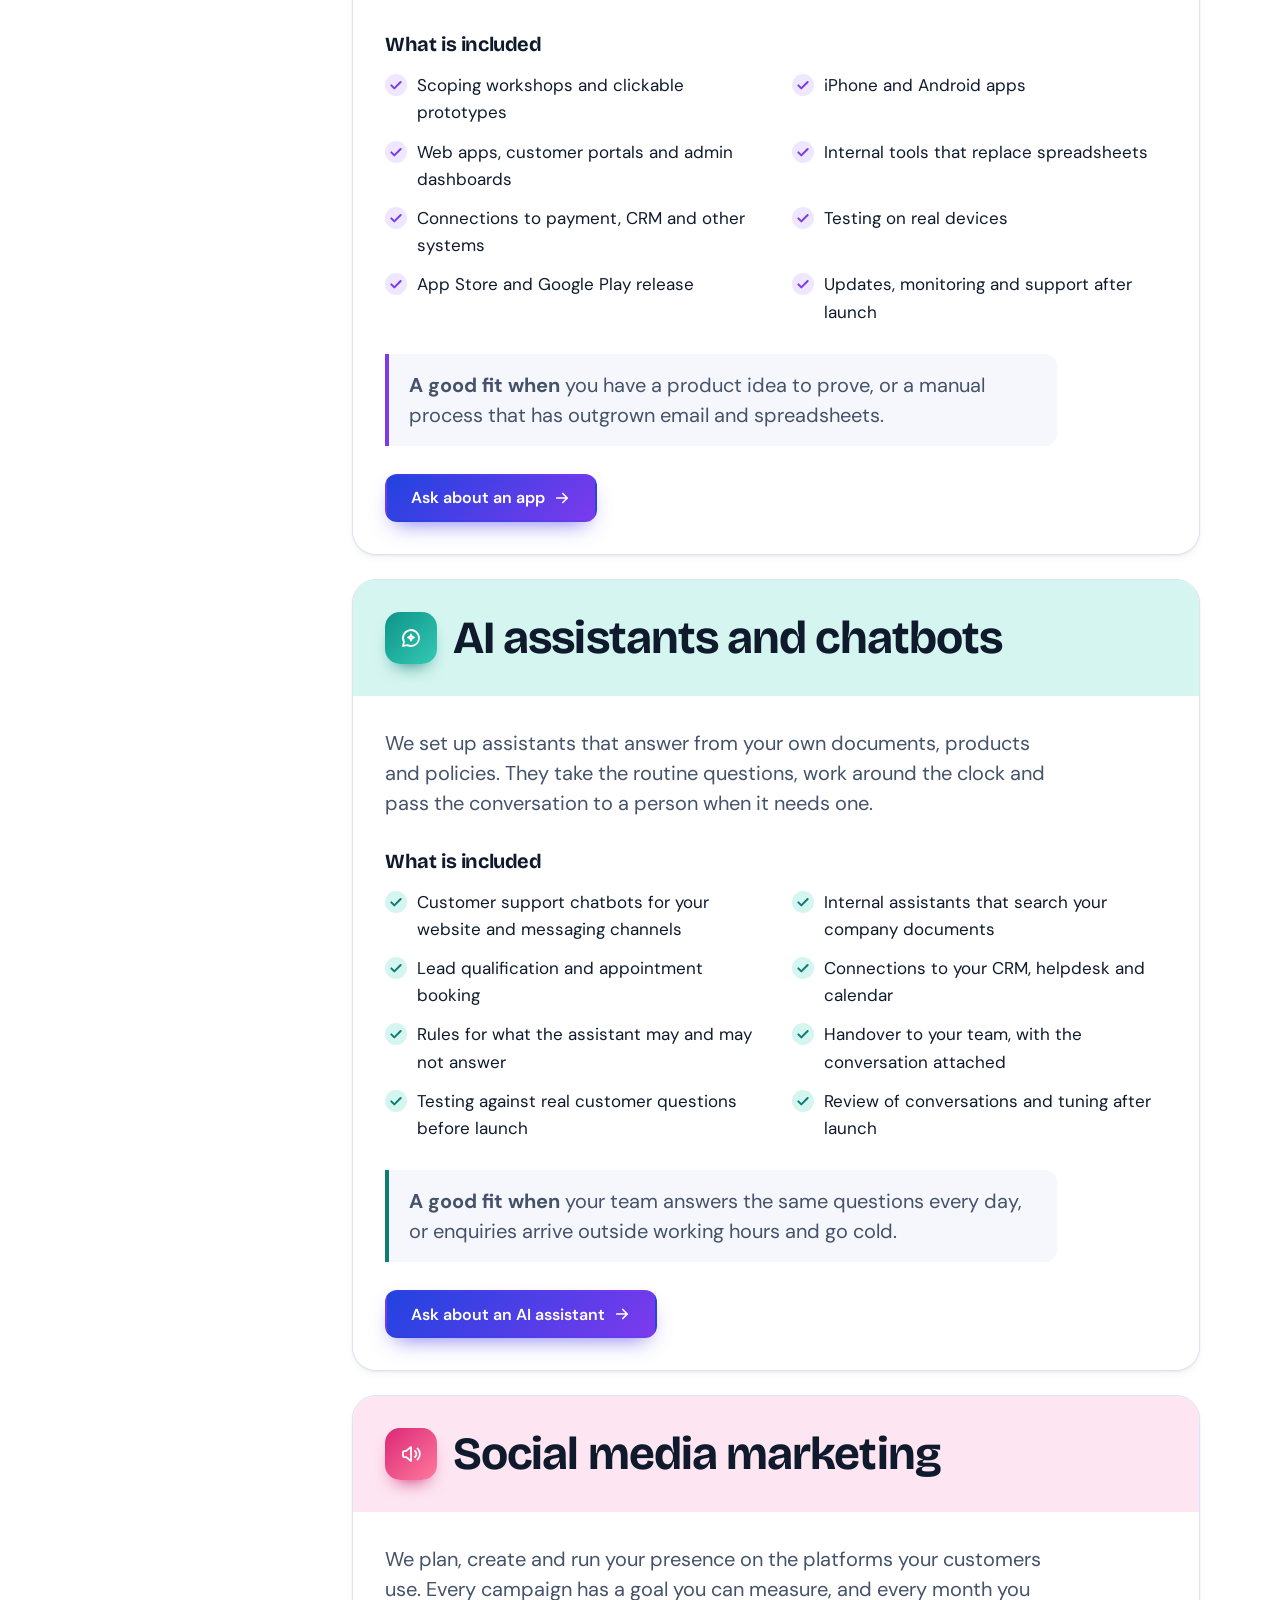
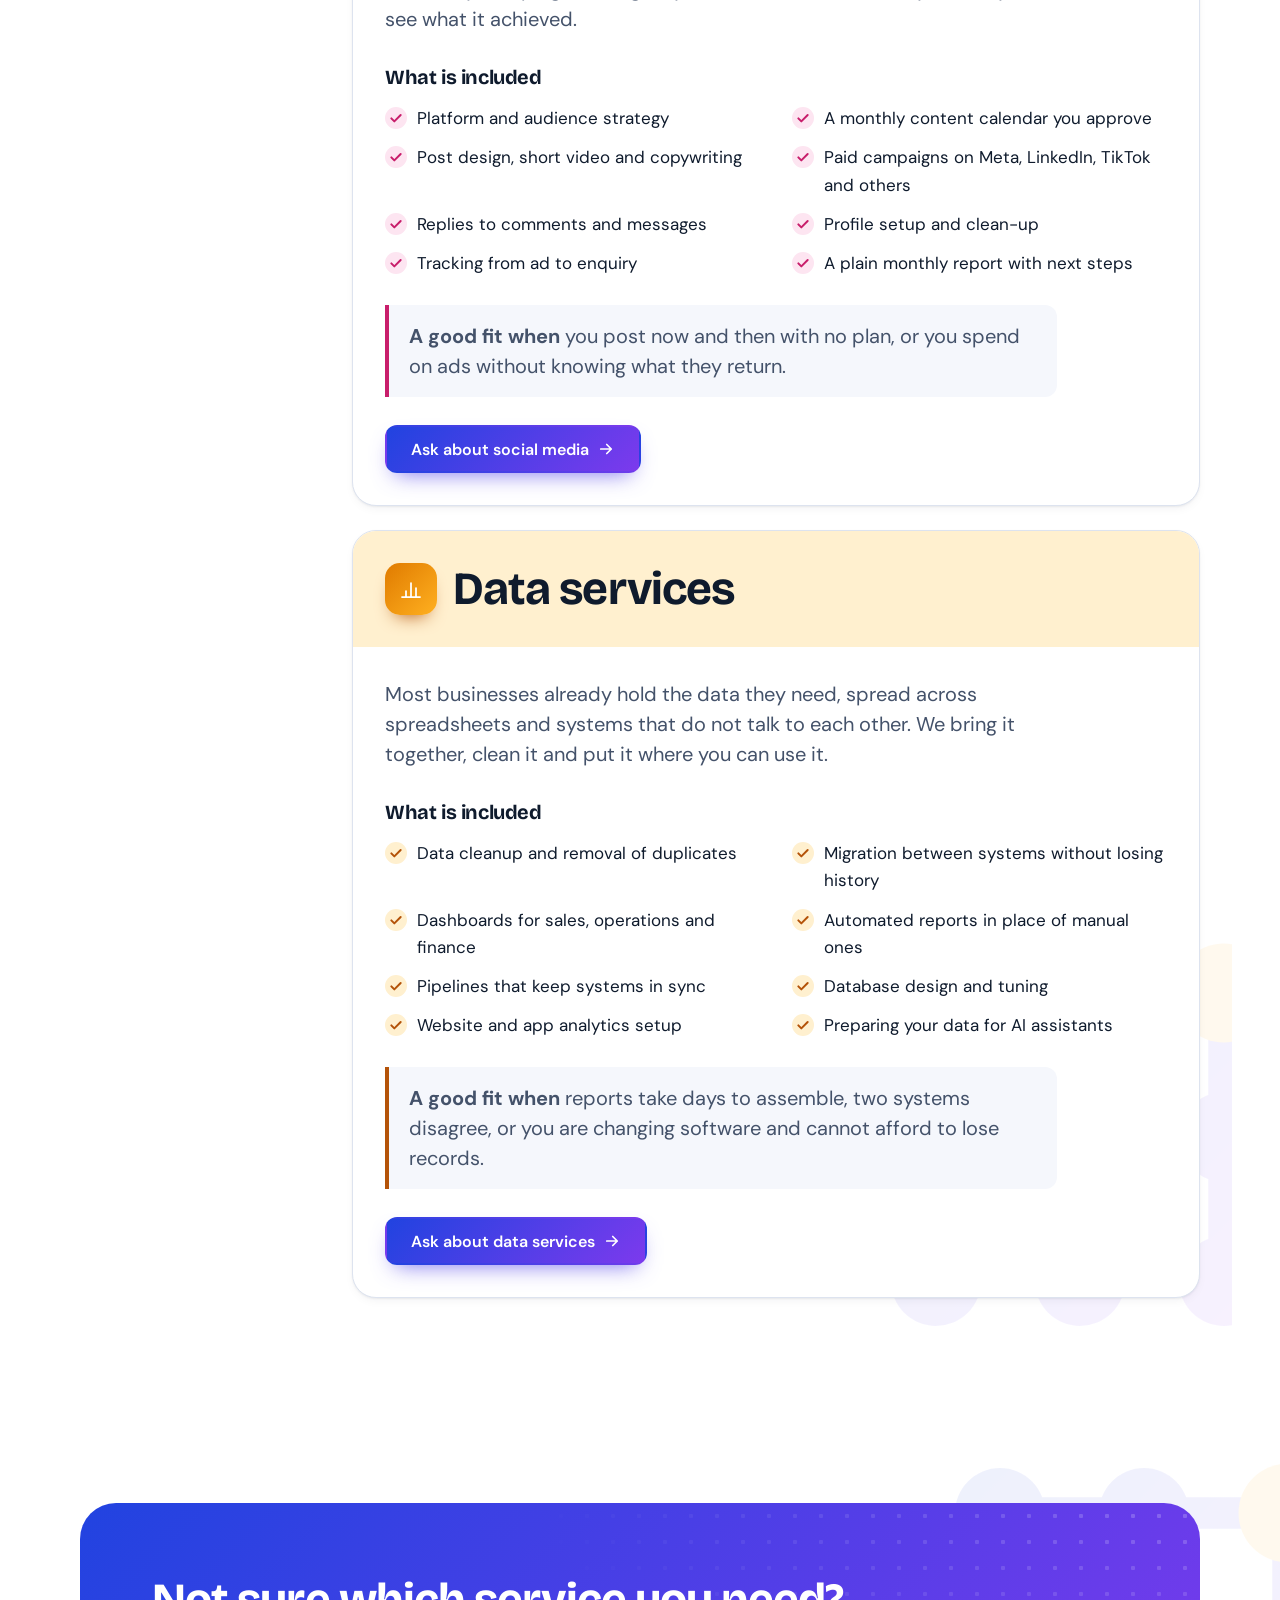
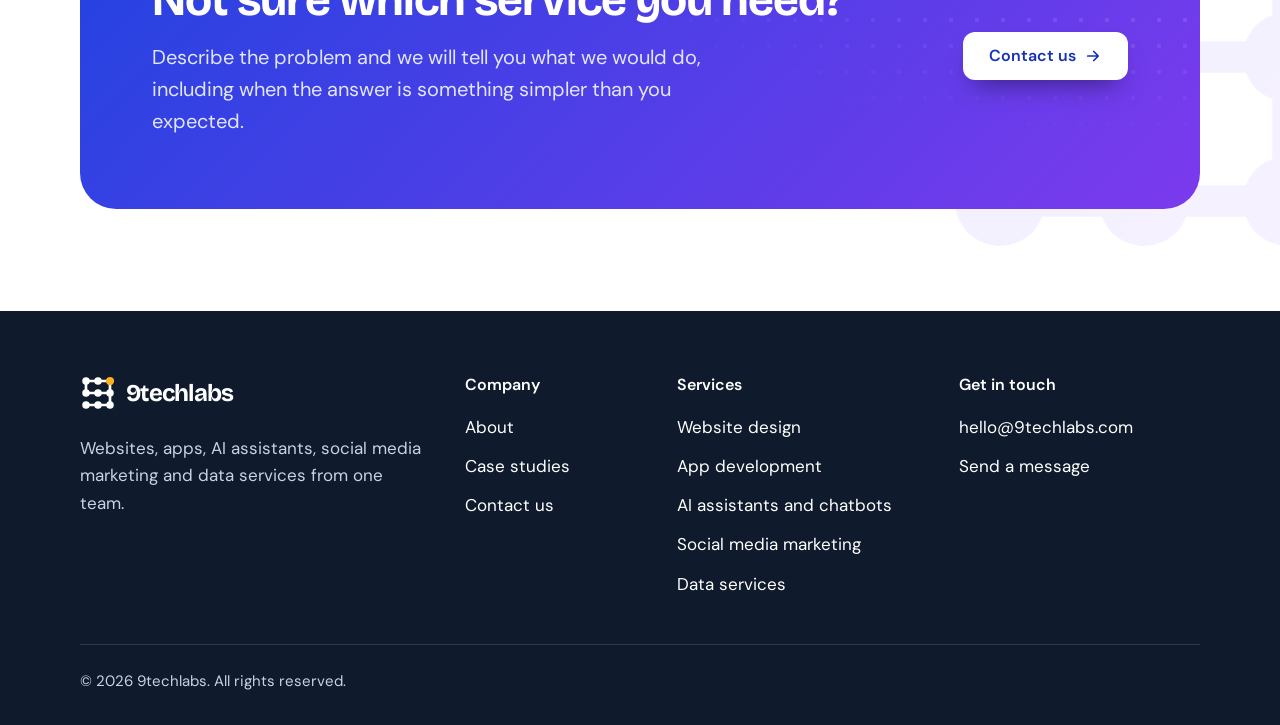
<file: services.html>
<!doctype html>
<html lang="en">
<head>
  <meta charset="utf-8">
  <meta name="viewport" content="width=device-width, initial-scale=1">
  <title>Services | 9techlabs</title>
  <meta name="description" content="Website design, app development, AI assistants and chatbots, social media marketing and data services from 9techlabs.">
  <link rel="canonical" href="https://9techlabs.com/services.html">
  <meta property="og:title" content="Services | 9techlabs">
  <meta property="og:description" content="Website design, app development, AI assistants and chatbots, social media marketing and data services from 9techlabs.">
  <meta property="og:type" content="website">
  <meta property="og:url" content="https://9techlabs.com/services.html">
  <meta name="theme-color" content="#2143E0">
  <link rel="icon" href="assets/favicon.svg" type="image/svg+xml">
  <link rel="preconnect" href="https://fonts.googleapis.com">
  <link rel="preconnect" href="https://fonts.gstatic.com" crossorigin>
  <link rel="stylesheet" href="https://fonts.googleapis.com/css2?family=Bricolage+Grotesque:opsz,wght@12..96,500..800&family=DM+Sans:opsz,wght@9..40,400..700&display=swap">
  <link rel="stylesheet" href="css/styles.css">
  <script>document.documentElement.classList.add("js");</script>
</head>
<body>
  <a class="skip" href="#main">Skip to content</a>

  <header class="site-header">
    <div class="wrap bar">
      <a class="brand" href="index.html" aria-label="9techlabs home">
        <svg viewBox="0 0 48 48" aria-hidden="true"><defs><linearGradient id="brand-grad" x1="4" y1="4" x2="44" y2="44" gradientUnits="userSpaceOnUse"><stop offset="0" stop-color="#2143E0"/><stop offset="1" stop-color="#9B4DFF"/></linearGradient></defs><path d="M8 24V8H40V24H8M40 24V40H8" fill="none" stroke="url(#brand-grad)" stroke-width="3.5" stroke-linecap="round" stroke-linejoin="round"/><g fill="url(#brand-grad)"><circle cx="8" cy="8" r="5"/><circle cx="24" cy="8" r="5"/><circle cx="8" cy="24" r="5"/><circle cx="24" cy="24" r="5"/><circle cx="40" cy="24" r="5"/><circle cx="8" cy="40" r="5"/><circle cx="24" cy="40" r="5"/><circle cx="40" cy="40" r="5"/></g><circle cx="40" cy="8" r="5.5" fill="#FFB020"/></svg>
        <span><span class="nine">9</span>techlabs</span>
      </a>
      <button class="nav-toggle" type="button" aria-expanded="false" aria-controls="site-nav">Menu</button>
      <nav class="site-nav" id="site-nav" aria-label="Main">
        <ul>
          <li><a href="index.html">Home</a></li>
          <li><a href="services.html" aria-current="page">Services</a></li>
          <li><a href="case-studies.html">Case studies</a></li>
          <li><a href="about.html">About</a></li>
        </ul>
        <a class="btn btn-primary" href="contact.html">Contact us</a>
      </nav>
    </div>
  </header>

  <main id="main">

    <div class="page-intro">
      <div class="wrap">
        <span class="kicker">Services</span>
        <h1>Everything your business needs online</h1>
        <p class="lede">Take one service or combine several. Each one starts with a conversation about what you need and ends with something you own.</p>
      </div>
    </div>

    <div class="wrap services-layout">
      <nav aria-label="Services on this page">
        <ul class="jump">
          <li><a href="#websites">Website design</a></li>
          <li><a href="#apps">App development</a></li>
          <li><a href="#ai">AI assistants and chatbots</a></li>
          <li><a href="#social">Social media marketing</a></li>
          <li><a href="#data">Data services</a></li>
        </ul>
      </nav>

      <div class="service-list">
        <section class="service c-blue reveal" id="websites" aria-labelledby="websites-heading">
          <div class="service-top">
            <span class="icon-tile"><svg class="ico" viewBox="0 0 24 24" aria-hidden="true"><rect x="3" y="4" width="18" height="16" rx="2.5"/><path d="M3 9h18M7 13h6M7 16h4"/></svg></span>
            <h2 id="websites-heading">Website design</h2>
          </div>
          <div class="service-main">
            <p>Your website is where most customers decide whether to get in touch. We design and build sites that load quickly, read clearly on a phone and make the next step obvious.</p>
            <h3>What is included</h3>
            <ul class="ticks">
              <li><svg class="ico" viewBox="0 0 24 24" aria-hidden="true"><path d="M5 12.5l4.5 4.5L19 7.5"/></svg><span>Company and marketing websites</span></li>
              <li><svg class="ico" viewBox="0 0 24 24" aria-hidden="true"><path d="M5 12.5l4.5 4.5L19 7.5"/></svg><span>Online stores and booking sites</span></li>
              <li><svg class="ico" viewBox="0 0 24 24" aria-hidden="true"><path d="M5 12.5l4.5 4.5L19 7.5"/></svg><span>Layouts designed for phones first</span></li>
              <li><svg class="ico" viewBox="0 0 24 24" aria-hidden="true"><path d="M5 12.5l4.5 4.5L19 7.5"/></svg><span>Search engine basics: structure, speed and metadata</span></li>
              <li><svg class="ico" viewBox="0 0 24 24" aria-hidden="true"><path d="M5 12.5l4.5 4.5L19 7.5"/></svg><span>A content editor so you can make changes yourself</span></li>
              <li><svg class="ico" viewBox="0 0 24 24" aria-hidden="true"><path d="M5 12.5l4.5 4.5L19 7.5"/></svg><span>Redesigns and moves from an older site</span></li>
              <li><svg class="ico" viewBox="0 0 24 24" aria-hidden="true"><path d="M5 12.5l4.5 4.5L19 7.5"/></svg><span>Hosting setup, security updates and maintenance</span></li>
              <li><svg class="ico" viewBox="0 0 24 24" aria-hidden="true"><path d="M5 12.5l4.5 4.5L19 7.5"/></svg><span>Analytics so you can see what visitors do</span></li>
            </ul>
            <p class="fit"><strong>A good fit when</strong> your current site looks dated, is hard to update, or gets visitors but few enquiries.</p>
            <a class="btn btn-primary" href="contact.html?service=websites">Ask about a website <svg class="ico" viewBox="0 0 24 24" aria-hidden="true"><path d="M5 12h14M13 6l6 6-6 6"/></svg></a>
          </div>
        </section>
        <section class="service c-violet reveal" id="apps" aria-labelledby="apps-heading">
          <div class="service-top">
            <span class="icon-tile"><svg class="ico" viewBox="0 0 24 24" aria-hidden="true"><rect x="7" y="2.5" width="10" height="19" rx="2.5"/><path d="M11 18h2"/></svg></span>
            <h2 id="apps-heading">App development</h2>
          </div>
          <div class="service-main">
            <p>We build apps for iPhone, Android and the web. We start with the smallest version that is useful to real people, release it, and grow it from what they do with it.</p>
            <h3>What is included</h3>
            <ul class="ticks">
              <li><svg class="ico" viewBox="0 0 24 24" aria-hidden="true"><path d="M5 12.5l4.5 4.5L19 7.5"/></svg><span>Scoping workshops and clickable prototypes</span></li>
              <li><svg class="ico" viewBox="0 0 24 24" aria-hidden="true"><path d="M5 12.5l4.5 4.5L19 7.5"/></svg><span>iPhone and Android apps</span></li>
              <li><svg class="ico" viewBox="0 0 24 24" aria-hidden="true"><path d="M5 12.5l4.5 4.5L19 7.5"/></svg><span>Web apps, customer portals and admin dashboards</span></li>
              <li><svg class="ico" viewBox="0 0 24 24" aria-hidden="true"><path d="M5 12.5l4.5 4.5L19 7.5"/></svg><span>Internal tools that replace spreadsheets</span></li>
              <li><svg class="ico" viewBox="0 0 24 24" aria-hidden="true"><path d="M5 12.5l4.5 4.5L19 7.5"/></svg><span>Connections to payment, CRM and other systems</span></li>
              <li><svg class="ico" viewBox="0 0 24 24" aria-hidden="true"><path d="M5 12.5l4.5 4.5L19 7.5"/></svg><span>Testing on real devices</span></li>
              <li><svg class="ico" viewBox="0 0 24 24" aria-hidden="true"><path d="M5 12.5l4.5 4.5L19 7.5"/></svg><span>App Store and Google Play release</span></li>
              <li><svg class="ico" viewBox="0 0 24 24" aria-hidden="true"><path d="M5 12.5l4.5 4.5L19 7.5"/></svg><span>Updates, monitoring and support after launch</span></li>
            </ul>
            <p class="fit"><strong>A good fit when</strong> you have a product idea to prove, or a manual process that has outgrown email and spreadsheets.</p>
            <a class="btn btn-primary" href="contact.html?service=apps">Ask about an app <svg class="ico" viewBox="0 0 24 24" aria-hidden="true"><path d="M5 12h14M13 6l6 6-6 6"/></svg></a>
          </div>
        </section>
        <section class="service c-teal reveal" id="ai" aria-labelledby="ai-heading">
          <div class="service-top">
            <span class="icon-tile"><svg class="ico" viewBox="0 0 24 24" aria-hidden="true"><path d="M20 12a8 8 0 0 1-11.6 7.1L4 20l1-4.1A8 8 0 1 1 20 12z"/><path d="M12 8.5l.9 2.1 2.1.9-2.1.9-.9 2.1-.9-2.1-2.1-.9 2.1-.9z"/></svg></span>
            <h2 id="ai-heading">AI assistants and chatbots</h2>
          </div>
          <div class="service-main">
            <p>We set up assistants that answer from your own documents, products and policies. They take the routine questions, work around the clock and pass the conversation to a person when it needs one.</p>
            <h3>What is included</h3>
            <ul class="ticks">
              <li><svg class="ico" viewBox="0 0 24 24" aria-hidden="true"><path d="M5 12.5l4.5 4.5L19 7.5"/></svg><span>Customer support chatbots for your website and messaging channels</span></li>
              <li><svg class="ico" viewBox="0 0 24 24" aria-hidden="true"><path d="M5 12.5l4.5 4.5L19 7.5"/></svg><span>Internal assistants that search your company documents</span></li>
              <li><svg class="ico" viewBox="0 0 24 24" aria-hidden="true"><path d="M5 12.5l4.5 4.5L19 7.5"/></svg><span>Lead qualification and appointment booking</span></li>
              <li><svg class="ico" viewBox="0 0 24 24" aria-hidden="true"><path d="M5 12.5l4.5 4.5L19 7.5"/></svg><span>Connections to your CRM, helpdesk and calendar</span></li>
              <li><svg class="ico" viewBox="0 0 24 24" aria-hidden="true"><path d="M5 12.5l4.5 4.5L19 7.5"/></svg><span>Rules for what the assistant may and may not answer</span></li>
              <li><svg class="ico" viewBox="0 0 24 24" aria-hidden="true"><path d="M5 12.5l4.5 4.5L19 7.5"/></svg><span>Handover to your team, with the conversation attached</span></li>
              <li><svg class="ico" viewBox="0 0 24 24" aria-hidden="true"><path d="M5 12.5l4.5 4.5L19 7.5"/></svg><span>Testing against real customer questions before launch</span></li>
              <li><svg class="ico" viewBox="0 0 24 24" aria-hidden="true"><path d="M5 12.5l4.5 4.5L19 7.5"/></svg><span>Review of conversations and tuning after launch</span></li>
            </ul>
            <p class="fit"><strong>A good fit when</strong> your team answers the same questions every day, or enquiries arrive outside working hours and go cold.</p>
            <a class="btn btn-primary" href="contact.html?service=ai">Ask about an AI assistant <svg class="ico" viewBox="0 0 24 24" aria-hidden="true"><path d="M5 12h14M13 6l6 6-6 6"/></svg></a>
          </div>
        </section>
        <section class="service c-pink reveal" id="social" aria-labelledby="social-heading">
          <div class="service-top">
            <span class="icon-tile"><svg class="ico" viewBox="0 0 24 24" aria-hidden="true"><path d="M4 10v4a1 1 0 0 0 1 1h2l5 4V5L7 9H5a1 1 0 0 0-1 1z"/><path d="M16 9a4 4 0 0 1 0 6M18.5 6.5a7.5 7.5 0 0 1 0 11"/></svg></span>
            <h2 id="social-heading">Social media marketing</h2>
          </div>
          <div class="service-main">
            <p>We plan, create and run your presence on the platforms your customers use. Every campaign has a goal you can measure, and every month you see what it achieved.</p>
            <h3>What is included</h3>
            <ul class="ticks">
              <li><svg class="ico" viewBox="0 0 24 24" aria-hidden="true"><path d="M5 12.5l4.5 4.5L19 7.5"/></svg><span>Platform and audience strategy</span></li>
              <li><svg class="ico" viewBox="0 0 24 24" aria-hidden="true"><path d="M5 12.5l4.5 4.5L19 7.5"/></svg><span>A monthly content calendar you approve</span></li>
              <li><svg class="ico" viewBox="0 0 24 24" aria-hidden="true"><path d="M5 12.5l4.5 4.5L19 7.5"/></svg><span>Post design, short video and copywriting</span></li>
              <li><svg class="ico" viewBox="0 0 24 24" aria-hidden="true"><path d="M5 12.5l4.5 4.5L19 7.5"/></svg><span>Paid campaigns on Meta, LinkedIn, TikTok and others</span></li>
              <li><svg class="ico" viewBox="0 0 24 24" aria-hidden="true"><path d="M5 12.5l4.5 4.5L19 7.5"/></svg><span>Replies to comments and messages</span></li>
              <li><svg class="ico" viewBox="0 0 24 24" aria-hidden="true"><path d="M5 12.5l4.5 4.5L19 7.5"/></svg><span>Profile setup and clean-up</span></li>
              <li><svg class="ico" viewBox="0 0 24 24" aria-hidden="true"><path d="M5 12.5l4.5 4.5L19 7.5"/></svg><span>Tracking from ad to enquiry</span></li>
              <li><svg class="ico" viewBox="0 0 24 24" aria-hidden="true"><path d="M5 12.5l4.5 4.5L19 7.5"/></svg><span>A plain monthly report with next steps</span></li>
            </ul>
            <p class="fit"><strong>A good fit when</strong> you post now and then with no plan, or you spend on ads without knowing what they return.</p>
            <a class="btn btn-primary" href="contact.html?service=social">Ask about social media <svg class="ico" viewBox="0 0 24 24" aria-hidden="true"><path d="M5 12h14M13 6l6 6-6 6"/></svg></a>
          </div>
        </section>
        <section class="service c-amber reveal" id="data" aria-labelledby="data-heading">
          <div class="service-top">
            <span class="icon-tile"><svg class="ico" viewBox="0 0 24 24" aria-hidden="true"><path d="M3 20h18M7 20v-6M12 20V6M17 20v-9"/></svg></span>
            <h2 id="data-heading">Data services</h2>
          </div>
          <div class="service-main">
            <p>Most businesses already hold the data they need, spread across spreadsheets and systems that do not talk to each other. We bring it together, clean it and put it where you can use it.</p>
            <h3>What is included</h3>
            <ul class="ticks">
              <li><svg class="ico" viewBox="0 0 24 24" aria-hidden="true"><path d="M5 12.5l4.5 4.5L19 7.5"/></svg><span>Data cleanup and removal of duplicates</span></li>
              <li><svg class="ico" viewBox="0 0 24 24" aria-hidden="true"><path d="M5 12.5l4.5 4.5L19 7.5"/></svg><span>Migration between systems without losing history</span></li>
              <li><svg class="ico" viewBox="0 0 24 24" aria-hidden="true"><path d="M5 12.5l4.5 4.5L19 7.5"/></svg><span>Dashboards for sales, operations and finance</span></li>
              <li><svg class="ico" viewBox="0 0 24 24" aria-hidden="true"><path d="M5 12.5l4.5 4.5L19 7.5"/></svg><span>Automated reports in place of manual ones</span></li>
              <li><svg class="ico" viewBox="0 0 24 24" aria-hidden="true"><path d="M5 12.5l4.5 4.5L19 7.5"/></svg><span>Pipelines that keep systems in sync</span></li>
              <li><svg class="ico" viewBox="0 0 24 24" aria-hidden="true"><path d="M5 12.5l4.5 4.5L19 7.5"/></svg><span>Database design and tuning</span></li>
              <li><svg class="ico" viewBox="0 0 24 24" aria-hidden="true"><path d="M5 12.5l4.5 4.5L19 7.5"/></svg><span>Website and app analytics setup</span></li>
              <li><svg class="ico" viewBox="0 0 24 24" aria-hidden="true"><path d="M5 12.5l4.5 4.5L19 7.5"/></svg><span>Preparing your data for AI assistants</span></li>
            </ul>
            <p class="fit"><strong>A good fit when</strong> reports take days to assemble, two systems disagree, or you are changing software and cannot afford to lose records.</p>
            <a class="btn btn-primary" href="contact.html?service=data">Ask about data services <svg class="ico" viewBox="0 0 24 24" aria-hidden="true"><path d="M5 12h14M13 6l6 6-6 6"/></svg></a>
          </div>
        </section>
      </div>
    </div>

    <section class="section" aria-labelledby="cta-heading">
      <div class="wrap">
        <div class="panel cta-inner reveal">
          <div>
            <h2 id="cta-heading">Not sure which service you need?</h2>
            <p>Describe the problem and we will tell you what we would do, including when the answer is something simpler than you expected.</p>
          </div>
          <a class="btn" href="contact.html">Contact us <svg class="ico" viewBox="0 0 24 24" aria-hidden="true"><path d="M5 12h14M13 6l6 6-6 6"/></svg></a>
        </div>
      </div>
    </section>

  </main>

  <footer class="site-footer">
    <div class="wrap">
      <div class="footer-grid">
        <div class="footer-brand">
          <a class="brand" href="index.html" aria-label="9techlabs home">
            <svg viewBox="0 0 48 48" aria-hidden="true"><path d="M8 24V8H40V24H8M40 24V40H8" fill="none" stroke="#fff" stroke-width="3.5" stroke-linecap="round" stroke-linejoin="round"/><g fill="#fff"><circle cx="8" cy="8" r="5"/><circle cx="24" cy="8" r="5"/><circle cx="8" cy="24" r="5"/><circle cx="24" cy="24" r="5"/><circle cx="40" cy="24" r="5"/><circle cx="8" cy="40" r="5"/><circle cx="24" cy="40" r="5"/><circle cx="40" cy="40" r="5"/></g><circle cx="40" cy="8" r="5.5" fill="#FFB020"/></svg>
            <span>9techlabs</span>
          </a>
          <p>Websites, apps, AI assistants, social media marketing and data services from one team.</p>
        </div>
        <nav aria-label="Footer">
          <h2>Company</h2>
          <ul>
            <li><a href="about.html">About</a></li>
            <li><a href="case-studies.html">Case studies</a></li>
            <li><a href="contact.html">Contact us</a></li>
          </ul>
        </nav>
        <nav aria-label="Services">
          <h2>Services</h2>
          <ul>
            <li><a href="services.html#websites">Website design</a></li>
            <li><a href="services.html#apps">App development</a></li>
            <li><a href="services.html#ai">AI assistants and chatbots</a></li>
            <li><a href="services.html#social">Social media marketing</a></li>
            <li><a href="services.html#data">Data services</a></li>
          </ul>
        </nav>
        <div>
          <h2>Get in touch</h2>
          <ul>
            <li><a href="mailto:hello@9techlabs.com">hello@9techlabs.com</a></li>
            <li><a href="contact.html">Send a message</a></li>
          </ul>
        </div>
      </div>
      <p class="footer-base">&copy; <span id="year">2026</span> 9techlabs. All rights reserved.</p>
    </div>
  </footer>

  <script src="js/main.js" defer></script>
  <script src="js/chat.js" defer></script>
</body>
</html>
</file>
<file: css/styles.css>
/* 9techlabs — site styles */

:root {
  --ink: #0f1b2d;
  --ink-soft: #44526a;
  --paper: #ffffff;
  --mist: #f5f7fc;
  --line: #dde3ef;
  --cobalt: #2143e0;
  --cobalt-deep: #1632b3;
  --violet: #7c3aed;
  --teal: #0d9488;
  --pink: #db2777;
  --amber: #c26a06;
  --signal: #ffb020;
  --danger: #b42318;

  --grad: linear-gradient(135deg, #2143e0 0%, #7c3aed 100%);
  --grad-soft: linear-gradient(135deg, #e4e9ff 0%, #f1e8ff 100%);
  --shadow-sm: 0 1px 2px rgba(15, 27, 45, 0.06), 0 4px 12px -4px rgba(15, 27, 45, 0.08);
  --shadow-md: 0 2px 4px rgba(15, 27, 45, 0.04), 0 18px 36px -16px rgba(33, 67, 224, 0.28);
  --shadow-lg: 0 30px 60px -22px rgba(33, 67, 224, 0.4);

  --font-display: "Bricolage Grotesque", "Segoe UI", system-ui, sans-serif;
  --font-body: "DM Sans", "Segoe UI", system-ui, sans-serif;

  --step--1: 0.9375rem;
  --step-0: 1.0625rem;
  --step-1: 1.25rem;
  --step-2: clamp(1.375rem, 1.2rem + 0.8vw, 1.625rem);
  --step-3: clamp(1.875rem, 1.4rem + 2.2vw, 2.875rem);
  --step-4: clamp(2.375rem, 1.5rem + 4.2vw, 4.25rem);

  --wrap: 74rem;
  --gutter: clamp(1rem, 4vw, 2rem);
  --section: clamp(3.5rem, 8vw, 6.5rem);
}

/* Colour themes for services and cards */
.c-blue { --c: #2143e0; --ct: #e4e9ff; --cg: linear-gradient(135deg, #2143e0, #5b7bff); }
.c-violet { --c: #7c3aed; --ct: #efe7ff; --cg: linear-gradient(135deg, #7c3aed, #b06bff); }
.c-teal { --c: #0d7d73; --ct: #d5f5f0; --cg: linear-gradient(135deg, #0d9488, #34c9b4); }
.c-pink { --c: #c81e6b; --ct: #fde5f1; --cg: linear-gradient(135deg, #db2777, #ff7a9c); }
.c-amber { --c: #b45309; --ct: #fff0cf; --cg: linear-gradient(135deg, #e07b00, #ffb020); }

*,
*::before,
*::after {
  box-sizing: border-box;
}

html {
  -webkit-text-size-adjust: 100%;
  scroll-behavior: smooth;
  scroll-padding-top: 6rem;
}

body {
  margin: 0;
  background: var(--paper);
  color: var(--ink);
  font-family: var(--font-body);
  font-size: var(--step-0);
  line-height: 1.6;
  -webkit-font-smoothing: antialiased;
  overflow-x: hidden;
}

h1,
h2,
h3 {
  font-family: var(--font-display);
  font-weight: 700;
  line-height: 1.08;
  letter-spacing: -0.02em;
  margin: 0;
  text-wrap: balance;
}

h1 {
  font-size: var(--step-4);
  letter-spacing: -0.035em;
}

h2 {
  font-size: var(--step-3);
}

h3 {
  font-size: var(--step-2);
  line-height: 1.15;
}

p {
  margin: 0;
}

a {
  color: var(--cobalt);
  text-underline-offset: 0.2em;
}

a:hover {
  color: var(--cobalt-deep);
}

img,
svg {
  display: block;
  max-width: 100%;
}

.ico {
  width: 1.5rem;
  height: 1.5rem;
  flex: none;
  fill: none;
  stroke: currentColor;
  stroke-width: 1.75;
  stroke-linecap: round;
  stroke-linejoin: round;
}

:focus-visible {
  outline: 3px solid var(--cobalt);
  outline-offset: 3px;
  border-radius: 4px;
}

.wrap {
  width: 100%;
  max-width: var(--wrap);
  margin-inline: auto;
  padding-inline: var(--gutter);
}

.section {
  padding-block: var(--section);
}

.section-mist {
  background: var(--mist);
}

.lede {
  font-size: var(--step-1);
  line-height: 1.5;
  color: var(--ink-soft);
  max-width: 40rem;
}

.grad-text {
  background: var(--grad);
  -webkit-background-clip: text;
  background-clip: text;
  color: transparent;
}

.stack > * + * {
  margin-top: 1.25rem;
}

.visually-hidden {
  position: absolute;
  width: 1px;
  height: 1px;
  overflow: hidden;
  clip-path: inset(50%);
  white-space: nowrap;
}

.skip {
  position: absolute;
  left: 1rem;
  top: -4rem;
  z-index: 100;
  background: var(--ink);
  color: #fff;
  padding: 0.75rem 1rem;
  border-radius: 8px;
}

.skip:focus {
  top: 1rem;
  color: #fff;
}

.kicker {
  display: inline-flex;
  align-items: center;
  gap: 0.5rem;
  padding: 0.375rem 0.875rem;
  background: var(--grad-soft);
  border-radius: 999px;
  color: var(--cobalt-deep);
  font-weight: 600;
  font-size: var(--step--1);
}

.kicker::before {
  content: "";
  width: 0.5rem;
  height: 0.5rem;
  border-radius: 50%;
  background: var(--signal);
}

.section-head {
  display: grid;
  gap: 1rem;
  justify-items: start;
  margin-bottom: clamp(2rem, 5vw, 3.5rem);
}

.section-head.center {
  justify-items: center;
  text-align: center;
}

.section-head.center .lede {
  margin-inline: auto;
}

/* Scroll reveal */

.js .reveal {
  opacity: 0;
  transform: translateY(20px);
  transition: opacity 600ms ease, transform 600ms cubic-bezier(0.2, 0.7, 0.2, 1);
  transition-delay: calc(var(--d, 0) * 80ms);
}

.js .reveal.in {
  opacity: 1;
  transform: none;
}

/* Buttons */

.btn {
  display: inline-flex;
  align-items: center;
  justify-content: center;
  gap: 0.5rem;
  min-height: 3rem;
  padding: 0.75rem 1.5rem;
  border: 2px solid transparent;
  border-radius: 12px;
  font: 600 1rem/1.2 var(--font-body);
  text-decoration: none;
  cursor: pointer;
  transition: transform 160ms ease, box-shadow 160ms ease, background-color 160ms ease, border-color 160ms ease, color 160ms ease;
}

.btn .ico {
  width: 1.125rem;
  height: 1.125rem;
  stroke-width: 2.25;
}

.btn-primary {
  background: var(--grad);
  color: #fff;
  box-shadow: 0 10px 22px -10px rgba(77, 61, 232, 0.75);
}

.btn-primary:hover {
  color: #fff;
  transform: translateY(-2px);
  box-shadow: 0 16px 28px -10px rgba(77, 61, 232, 0.8);
}

.btn-quiet {
  background: #fff;
  border-color: var(--line);
  color: var(--ink);
}

.btn-quiet:hover {
  border-color: var(--cobalt);
  color: var(--cobalt);
}

.btn-row {
  display: flex;
  flex-wrap: wrap;
  gap: 0.75rem;
}

.text-link {
  display: inline-flex;
  align-items: center;
  gap: 0.375rem;
  padding-block: 0.5rem;
  color: var(--c, var(--cobalt));
  font-weight: 600;
  text-decoration: none;
}

.text-link .ico {
  width: 1.125rem;
  height: 1.125rem;
  stroke-width: 2.25;
  transition: transform 160ms ease;
}

.text-link:hover {
  color: var(--c, var(--cobalt-deep));
  text-decoration: underline;
}

.text-link:hover .ico {
  transform: translateX(4px);
}

/* Header */

.site-header {
  position: sticky;
  top: 0;
  z-index: 40;
  background: rgba(255, 255, 255, 0.88);
  backdrop-filter: saturate(1.4) blur(12px);
  border-bottom: 1px solid var(--line);
}

.bar {
  display: flex;
  align-items: center;
  justify-content: space-between;
  gap: 1rem;
  min-height: 4.5rem;
}

.brand {
  display: inline-flex;
  align-items: center;
  gap: 0.625rem;
  color: var(--ink);
  text-decoration: none;
  font: 700 1.5rem/1 var(--font-display);
  letter-spacing: -0.03em;
}

.brand:hover {
  color: var(--ink);
}

.brand svg {
  width: 2.25rem;
  height: 2.25rem;
  flex: none;
  transition: transform 300ms cubic-bezier(0.2, 0.7, 0.2, 1);
}

.brand:hover svg {
  transform: scale(1.08);
}

.brand .nine {
  color: var(--cobalt);
}

.site-nav {
  display: flex;
  align-items: center;
  gap: 1.75rem;
}

.site-nav ul {
  display: flex;
  gap: 1.75rem;
  list-style: none;
  margin: 0;
  padding: 0;
}

.site-nav ul a {
  display: inline-block;
  padding-block: 0.75rem;
  color: var(--ink);
  font-weight: 500;
  text-decoration: none;
  border-bottom: 2px solid transparent;
}

.site-nav ul a:hover {
  color: var(--cobalt);
}

.site-nav ul a[aria-current="page"] {
  color: var(--cobalt);
  border-bottom-color: var(--cobalt);
}

.nav-toggle {
  display: none;
  min-height: 2.75rem;
  padding: 0.5rem 1rem;
  background: var(--paper);
  border: 2px solid var(--line);
  border-radius: 10px;
  color: var(--ink);
  font: 600 1rem/1 var(--font-body);
  cursor: pointer;
}

@media (max-width: 53.99rem) {
  .nav-toggle {
    display: inline-flex;
    align-items: center;
  }

  .site-nav {
    display: none;
    position: absolute;
    left: 0;
    right: 0;
    top: 100%;
    flex-direction: column;
    align-items: stretch;
    gap: 1rem;
    padding: 1rem var(--gutter) 1.5rem;
    background: var(--paper);
    border-bottom: 1px solid var(--line);
    box-shadow: var(--shadow-md);
  }

  .site-nav.is-open {
    display: flex;
  }

  .site-nav ul {
    flex-direction: column;
    gap: 0;
  }

  .site-nav ul a {
    display: block;
    padding-block: 0.875rem;
    border-bottom: 1px solid var(--line);
  }

  .site-nav ul a[aria-current="page"] {
    border-bottom-color: var(--line);
  }
}

/* Hero */

.hero {
  position: relative;
  padding-block: clamp(2.5rem, 7vw, 5.5rem) var(--section);
  background:
    radial-gradient(52rem 30rem at 92% -8%, #dbe3ff 0%, transparent 62%),
    radial-gradient(38rem 26rem at -6% 4%, #f0e3ff 0%, transparent 60%),
    radial-gradient(34rem 22rem at 52% 108%, #d6f6ef 0%, transparent 62%),
    #fff;
}

.hero-grid {
  display: grid;
  gap: clamp(3rem, 6vw, 4.5rem);
  align-items: center;
}

@media (min-width: 62rem) {
  .hero-grid {
    grid-template-columns: minmax(0, 1.05fr) minmax(0, 0.95fr);
  }
}

.hero-copy > * + * {
  margin-top: 1.5rem;
}

.hero-copy .btn-row {
  margin-top: 2rem;
}

.hero-tags {
  display: flex;
  flex-wrap: wrap;
  gap: 0.5rem 1.25rem;
  margin: 2rem 0 0;
  padding: 0;
  list-style: none;
  color: var(--ink-soft);
  font-size: var(--step--1);
  font-weight: 500;
}

.hero-tags li {
  display: inline-flex;
  align-items: center;
  gap: 0.375rem;
}

.hero-tags .ico {
  width: 1.125rem;
  height: 1.125rem;
  color: var(--teal);
  stroke-width: 2.5;
}

/* Hero illustration */

.stage {
  position: relative;
  width: 100%;
  max-width: 35rem;
  aspect-ratio: 10 / 9;
  justify-self: center;
}

.stage::before {
  content: "";
  position: absolute;
  inset: 12% 4% 6% 16%;
  background: var(--grad);
  border-radius: 40% 60% 55% 45% / 50% 45% 55% 50%;
  filter: blur(46px);
  opacity: 0.35;
}

.mock-browser {
  position: absolute;
  inset: 3% 0 15% 11%;
  display: flex;
  flex-direction: column;
  background: #fff;
  border-radius: 18px;
  box-shadow: var(--shadow-lg), 0 0 0 1px var(--line);
  overflow: hidden;
}

.mock-bar {
  display: flex;
  align-items: center;
  gap: 6px;
  padding: 10px 14px;
  background: #f4f6fb;
  border-bottom: 1px solid var(--line);
}

.mock-bar i {
  width: 9px;
  height: 9px;
  border-radius: 50%;
  background: #ff6b6b;
}

.mock-bar i:nth-child(2) {
  background: var(--signal);
}

.mock-bar i:nth-child(3) {
  background: #2cc5a0;
}

.mock-bar b {
  flex: 1;
  margin-left: 8px;
  padding: 3px 12px;
  background: #fff;
  border-radius: 999px;
  color: var(--ink-soft);
  font: 500 11px/1.5 var(--font-body);
}

.mock-body {
  flex: 1;
  display: grid;
  grid-template-rows: auto 1fr auto;
  gap: 6%;
  padding: 6% 6% 6% 28%;
}

.ln {
  display: block;
  height: 9px;
  border-radius: 5px;
  background: #e3e8f3;
}

.ln + .ln {
  margin-top: 7px;
}

.ln.dark {
  height: 13px;
  width: 62%;
  background: var(--ink);
}

.ln.w80 { width: 80%; }
.ln.w60 { width: 60%; }
.ln.w45 { width: 45%; }

.mock-chart {
  width: 100%;
  height: 100%;
  min-height: 0;
}

.mock-tiles {
  display: grid;
  grid-template-columns: repeat(3, 1fr);
  gap: 8px;
}

.mock-tiles span {
  height: 34px;
  border-radius: 9px;
  background: var(--ct);
  border-left: 4px solid var(--c);
}

.mock-phone {
  position: absolute;
  left: 0;
  bottom: 0;
  width: 33%;
  aspect-ratio: 9 / 17;
  padding: 7px;
  background: var(--ink);
  border-radius: 28px;
  box-shadow: 0 26px 46px -18px rgba(15, 27, 45, 0.6);
}

.mock-screen {
  display: flex;
  flex-direction: column;
  gap: 6%;
  height: 100%;
  padding: 16% 9% 9%;
  background: #fff;
  border-radius: 22px;
}

.bub {
  width: 82%;
  padding: 9% 10%;
  background: #eef1f8;
  border-radius: 12px 12px 12px 3px;
}

.bub .ln {
  height: 6px;
  background: #c6cee0;
}

.bub.me {
  align-self: flex-end;
  width: 66%;
  background: var(--grad);
  border-radius: 12px 12px 3px 12px;
}

.bub.me .ln {
  background: rgba(255, 255, 255, 0.75);
}

.mock-input {
  margin-top: auto;
  height: 11%;
  border-radius: 999px;
  border: 2px solid var(--line);
}

.float-card {
  position: absolute;
  right: 0;
  bottom: 2%;
  width: 41%;
  padding: 4%;
  background: #fff;
  border-radius: 16px;
  box-shadow: var(--shadow-md), 0 0 0 1px var(--line);
}

.float-card .row-top {
  display: flex;
  align-items: center;
  gap: 8px;
  margin-bottom: 10px;
}

.float-card .dot-tile {
  display: grid;
  place-items: center;
  width: 30px;
  height: 30px;
  border-radius: 9px;
  background: var(--ct);
  color: var(--c);
}

.float-card .dot-tile .ico {
  width: 16px;
  height: 16px;
}

.float-card .ln {
  flex: 1;
}

.float-chip {
  position: absolute;
  right: 3%;
  top: -3%;
  display: inline-flex;
  align-items: center;
  gap: 8px;
  padding: 8px 14px;
  background: #fff;
  border-radius: 999px;
  box-shadow: var(--shadow-md), 0 0 0 1px var(--line);
  font: 600 12px/1.4 var(--font-body);
  color: var(--ink);
}

.float-chip i {
  width: 9px;
  height: 9px;
  border-radius: 50%;
  background: #1fb88f;
  box-shadow: 0 0 0 4px rgba(31, 184, 143, 0.2);
}

@media (prefers-reduced-motion: no-preference) {
  .mock-phone { animation: float 7s ease-in-out infinite; }
  .float-card { animation: float 6s ease-in-out -2s infinite; }
  .float-chip { animation: float 5s ease-in-out -1s infinite; }

  @keyframes float {
    50% { transform: translateY(-10px); }
  }
}

/* Numbers band */

.band {
  display: grid;
  grid-template-columns: repeat(2, 1fr);
  gap: 1px;
  margin-top: clamp(2.5rem, 6vw, 4.5rem);
  background: var(--line);
  border: 1px solid var(--line);
  border-radius: 20px;
  overflow: hidden;
  box-shadow: var(--shadow-sm);
}

@media (min-width: 52rem) {
  .band {
    grid-template-columns: repeat(4, 1fr);
  }
}

.band div {
  padding: clamp(1rem, 2.5vw, 1.75rem);
  background: #fff;
}

.band strong {
  display: block;
  font: 700 var(--step-3) / 1 var(--font-display);
  letter-spacing: -0.03em;
}

.band span {
  display: block;
  margin-top: 0.5rem;
  color: var(--ink-soft);
  font-size: var(--step--1);
}

/* Service cards */

.cards {
  display: grid;
  gap: 1.25rem;
  margin: 0;
  padding: 0;
  list-style: none;
}

@media (min-width: 42rem) {
  .cards {
    grid-template-columns: repeat(2, 1fr);
  }
}

@media (min-width: 66rem) {
  .cards {
    grid-template-columns: repeat(6, 1fr);
  }

  .cards > li {
    grid-column: span 2;
  }

  .cards > li:nth-child(4) {
    grid-column: 2 / span 2;
  }
}

.card {
  position: relative;
  display: flex;
  flex-direction: column;
  height: 100%;
  padding: clamp(1.25rem, 2.5vw, 1.75rem);
  background: #fff;
  border: 1px solid var(--line);
  border-radius: 22px;
  box-shadow: var(--shadow-sm);
  overflow: hidden;
  transition: transform 200ms ease, box-shadow 200ms ease, border-color 200ms ease;
}

.card:hover {
  transform: translateY(-6px);
  border-color: var(--c);
  box-shadow: 0 24px 40px -22px var(--c);
}

.card-art {
  margin: calc(-1 * clamp(1.25rem, 2.5vw, 1.75rem));
  margin-bottom: 0;
  background:
    radial-gradient(14rem 8rem at 85% 0%, rgba(255, 255, 255, 0.85), transparent 70%),
    var(--ct);
  overflow: hidden;
}

.card-art svg {
  width: 100%;
  height: auto;
  transition: transform 400ms cubic-bezier(0.2, 0.7, 0.2, 1);
}

.card:hover .card-art svg {
  transform: scale(1.05) translateY(-3px);
}

.card .icon-tile {
  position: relative;
  margin-top: -1.625rem;
  border: 3px solid #fff;
}

/* Decorative section backgrounds */

.section-glow {
  position: relative;
  background:
    radial-gradient(40rem 26rem at 100% 0%, #eef1ff 0%, transparent 65%),
    radial-gradient(36rem 24rem at 0% 100%, #f6edff 0%, transparent 65%),
    #fff;
}

.dots {
  position: relative;
}

.dots::before {
  content: "";
  position: absolute;
  inset: 0;
  background-image: radial-gradient(rgba(33, 67, 224, 0.16) 1.5px, transparent 2px);
  background-size: 24px 24px;
  mask-image: radial-gradient(50% 70% at 50% 0%, #000, transparent);
  -webkit-mask-image: radial-gradient(50% 70% at 50% 0%, #000, transparent);
  pointer-events: none;
}

.dots > * {
  position: relative;
}

.page-intro {
  position: relative;
  overflow: hidden;
}

.page-intro::before,
.page-intro::after {
  content: "";
  position: absolute;
  pointer-events: none;
}

.page-intro::before {
  right: -6rem;
  top: -8rem;
  width: 26rem;
  height: 26rem;
  border-radius: 50%;
  background: var(--grad);
  opacity: 0.16;
  filter: blur(10px);
}

.page-intro::after {
  right: 4%;
  bottom: -2rem;
  width: 15rem;
  height: 15rem;
  background-image: radial-gradient(var(--cobalt) 5px, transparent 5.5px);
  background-size: 5rem 5rem;
  background-position: 0 0;
  opacity: 0.2;
}

.page-intro .wrap {
  position: relative;
  z-index: 1;
}

@media (max-width: 47.99rem) {
  .page-intro::after {
    display: none;
  }
}

.icon-tile {
  display: grid;
  place-items: center;
  flex: none;
  width: 3.25rem;
  height: 3.25rem;
  border-radius: 15px;
  background: var(--cg, var(--grad));
  color: #fff;
  box-shadow: 0 10px 18px -10px var(--c, var(--cobalt));
}

.card h3 {
  margin-top: 1.25rem;
}

.card h3 a {
  color: var(--ink);
  text-decoration: none;
}

.card h3 a::after {
  content: "";
  position: absolute;
  inset: 0;
}

.card p {
  margin-top: 0.625rem;
  color: var(--ink-soft);
}

.chips {
  display: flex;
  flex-wrap: wrap;
  gap: 0.375rem;
  margin: 1rem 0 0;
  padding: 0;
  list-style: none;
}

.chips li {
  padding: 0.25rem 0.625rem;
  background: var(--ct, var(--mist));
  border-radius: 999px;
  color: var(--c, var(--ink));
  font-size: 0.875rem;
  font-weight: 600;
}

.card .text-link {
  margin-top: auto;
  padding-top: 1.25rem;
}

/* Process */

.steps {
  display: grid;
  gap: 1.25rem;
  margin: 0;
  padding: 0;
  list-style: none;
  counter-reset: step;
}

@media (min-width: 40rem) {
  .steps {
    grid-template-columns: repeat(2, 1fr);
  }
}

@media (min-width: 64rem) {
  .steps {
    grid-template-columns: repeat(4, 1fr);
  }
}

.steps li {
  position: relative;
  counter-increment: step;
  padding: 1.5rem;
  background: #fff;
  border: 1px solid var(--line);
  border-radius: 20px;
  box-shadow: var(--shadow-sm);
}

.steps li::before {
  content: counter(step);
  display: grid;
  place-items: center;
  width: 3rem;
  height: 3rem;
  margin-bottom: 1.25rem;
  border-radius: 50%;
  background: var(--cg);
  color: #fff;
  font: 700 1.25rem/1 var(--font-display);
  box-shadow: 0 10px 18px -10px var(--c);
}

@media (min-width: 64rem) {
  .steps li:not(:last-child)::after {
    content: "";
    position: absolute;
    left: calc(1.5rem + 3.5rem);
    right: -1.25rem;
    top: 3rem;
    border-top: 2px dashed var(--line);
  }
}

.steps h3 {
  font-size: var(--step-1);
  margin-bottom: 0.5rem;
}

.steps p {
  color: var(--ink-soft);
}

/* Case study cards */

.cases {
  display: grid;
  gap: 1.5rem;
  margin: 0;
  padding: 0;
  list-style: none;
}

@media (min-width: 56rem) {
  .cases {
    grid-template-columns: repeat(3, 1fr);
  }
}

.case {
  position: relative;
  display: flex;
  flex-direction: column;
  height: 100%;
  background: #fff;
  border: 1px solid var(--line);
  border-radius: 22px;
  box-shadow: var(--shadow-sm);
  overflow: hidden;
  transition: transform 200ms ease, box-shadow 200ms ease;
}

.case:hover {
  transform: translateY(-6px);
  box-shadow: 0 24px 40px -22px var(--c);
}

.cover {
  position: relative;
  display: grid;
  place-items: center;
  aspect-ratio: 16 / 9;
  background: var(--cg);
  color: #fff;
  overflow: hidden;
}

.cover::before {
  content: "";
  position: absolute;
  inset: 0;
  background-image: radial-gradient(rgba(255, 255, 255, 0.28) 2px, transparent 2.5px);
  background-size: 22px 22px;
  mask-image: linear-gradient(120deg, #000 0%, transparent 65%);
  -webkit-mask-image: linear-gradient(120deg, #000 0%, transparent 65%);
}

.cover::after {
  content: "";
  position: absolute;
  right: -12%;
  bottom: -45%;
  width: 60%;
  aspect-ratio: 1;
  border-radius: 50%;
  background: rgba(255, 255, 255, 0.16);
}

.cover .ico {
  position: relative;
  z-index: 1;
  width: 4rem;
  height: 4rem;
  stroke-width: 1.4;
}

.sample {
  display: inline-flex;
  align-items: center;
  padding: 0.25rem 0.625rem;
  background: #fff6dc;
  border: 1px solid #f2cf6b;
  border-radius: 999px;
  color: #7a4a00;
  font-size: 0.875rem;
  font-weight: 600;
}

.cover .sample {
  position: absolute;
  z-index: 1;
  left: 1rem;
  top: 1rem;
}

.case-body {
  display: flex;
  flex-direction: column;
  flex: 1;
  padding: 1.5rem;
}

.case-body h3 a {
  color: var(--ink);
  text-decoration: none;
}

.case-body h3 a::after {
  content: "";
  position: absolute;
  inset: 0;
  z-index: 2;
}

.case-body p {
  margin-top: 0.625rem;
  color: var(--ink-soft);
}

.case-body .text-link {
  margin-top: auto;
  padding-top: 1.25rem;
}

.note {
  margin-top: 2rem;
  padding: 1rem 1.25rem;
  max-width: 46rem;
  background: #fff6dc;
  border: 1px solid #f2cf6b;
  border-radius: 14px;
  color: #5c3900;
}

/* Why panel */

.panel {
  position: relative;
  padding: clamp(2rem, 6vw, 4.5rem);
  background: var(--grad);
  border-radius: clamp(22px, 4vw, 36px);
  color: #fff;
  overflow: hidden;
}

.panel::before {
  content: "";
  position: absolute;
  inset: 0;
  background-image: radial-gradient(rgba(255, 255, 255, 0.22) 2px, transparent 2.5px);
  background-size: 26px 26px;
  mask-image: radial-gradient(60% 80% at 100% 0%, #000, transparent);
  -webkit-mask-image: radial-gradient(60% 80% at 100% 0%, #000, transparent);
}

.panel > * {
  position: relative;
}

.panel .kicker {
  background: rgba(255, 255, 255, 0.16);
  color: #fff;
}

.panel .lede {
  color: #e2e6ff;
}

.panel :focus-visible {
  outline-color: #fff;
}

.glass {
  display: grid;
  gap: 1rem;
  margin: 0;
  padding: 0;
  list-style: none;
}

@media (min-width: 52rem) {
  .glass {
    grid-template-columns: repeat(3, 1fr);
  }
}

.glass li {
  padding: 1.5rem;
  background: rgba(255, 255, 255, 0.12);
  border: 1px solid rgba(255, 255, 255, 0.28);
  border-radius: 18px;
}

.glass .ico {
  width: 2rem;
  height: 2rem;
  margin-bottom: 1rem;
  color: var(--signal);
}

.glass h3 {
  font-size: var(--step-1);
  margin-bottom: 0.5rem;
}

.glass p {
  color: #e2e6ff;
}

/* Tools */

.tools {
  display: flex;
  flex-wrap: wrap;
  justify-content: center;
  gap: 0.625rem;
  margin: 0;
  padding: 0;
  list-style: none;
}

.tools li {
  padding: 0.625rem 1.125rem;
  background: #fff;
  border: 1px solid var(--line);
  border-radius: 999px;
  box-shadow: var(--shadow-sm);
  font-weight: 600;
}

.tools li:nth-child(5n + 1) { border-color: #c5cffb; color: #2143e0; }
.tools li:nth-child(5n + 2) { border-color: #dccbfb; color: #6d28d9; }
.tools li:nth-child(5n + 3) { border-color: #b4e7df; color: #0d7d73; }
.tools li:nth-child(5n + 4) { border-color: #f9c6dd; color: #c81e6b; }
.tools li:nth-child(5n + 5) { border-color: #f6dba0; color: #b45309; }

/* FAQ */

.faq {
  display: grid;
  gap: 0.75rem;
  max-width: 50rem;
  margin-inline: auto;
}

.faq details {
  background: #fff;
  border: 1px solid var(--line);
  border-radius: 16px;
  box-shadow: var(--shadow-sm);
}

.faq details[open] {
  border-color: #c5cffb;
}

.faq summary {
  display: flex;
  align-items: center;
  justify-content: space-between;
  gap: 1rem;
  min-height: 3.5rem;
  padding: 1rem 1.25rem;
  font: 600 var(--step-1) / 1.3 var(--font-display);
  cursor: pointer;
  list-style: none;
}

.faq summary::-webkit-details-marker {
  display: none;
}

.faq summary::after {
  content: "+";
  display: grid;
  place-items: center;
  flex: none;
  width: 2rem;
  height: 2rem;
  border-radius: 50%;
  background: var(--grad-soft);
  color: var(--cobalt-deep);
  font: 600 1.25rem/1 var(--font-body);
  transition: transform 200ms ease;
}

.faq details[open] summary::after {
  transform: rotate(45deg);
}

.faq details p {
  padding: 0 1.25rem 1.25rem;
  color: var(--ink-soft);
  max-width: 44rem;
}

/* Call to action */

.cta-inner {
  display: grid;
  gap: 1.75rem;
  align-items: center;
}

@media (min-width: 56rem) {
  .cta-inner {
    grid-template-columns: 1fr auto;
  }
}

.cta-inner p {
  margin-top: 1rem;
  max-width: 36rem;
  font-size: var(--step-1);
  color: #e2e6ff;
}

.cta-inner a:not(.btn) {
  color: #fff;
}

.panel .btn {
  background: #fff;
  color: var(--cobalt-deep);
  box-shadow: 0 14px 26px -12px rgba(0, 0, 0, 0.5);
}

.panel .btn:hover {
  transform: translateY(-2px);
}

/* Inner page intro */

.page-intro {
  padding-block: clamp(2.5rem, 7vw, 5rem);
  background:
    radial-gradient(46rem 24rem at 96% -10%, #dbe3ff 0%, transparent 62%),
    radial-gradient(34rem 22rem at -6% 0%, #f0e3ff 0%, transparent 60%),
    #fff;
  border-bottom: 1px solid var(--line);
}

.page-intro h1 {
  margin-top: 1rem;
  max-width: 20ch;
}

.page-intro .lede {
  margin-top: 1.5rem;
}

/* Services page */

.services-layout {
  display: grid;
  gap: 2rem;
  padding-block: clamp(2rem, 5vw, 3.5rem) var(--section);
}

.jump {
  margin: 0;
  padding: 0;
  list-style: none;
  display: flex;
  flex-wrap: wrap;
  gap: 0.5rem;
}

.jump a {
  display: inline-flex;
  align-items: center;
  min-height: 2.75rem;
  padding: 0.5rem 0.875rem;
  background: #fff;
  border: 1px solid var(--line);
  border-radius: 999px;
  color: var(--ink);
  font-weight: 500;
  font-size: var(--step--1);
  text-decoration: none;
}

.jump a:hover {
  border-color: var(--cobalt);
  color: var(--cobalt);
}

@media (min-width: 66rem) {
  .services-layout {
    grid-template-columns: 14rem minmax(0, 1fr);
    gap: 3rem;
  }

  .jump {
    position: sticky;
    top: 6.5rem;
    align-self: start;
    flex-direction: column;
  }

  .jump a {
    display: flex;
    border-radius: 12px;
    font-size: 1rem;
  }
}

.service-list {
  display: grid;
  gap: 1.5rem;
}

.service {
  background: #fff;
  border: 1px solid var(--line);
  border-radius: 24px;
  box-shadow: var(--shadow-sm);
  overflow: hidden;
}

.service-top {
  display: flex;
  align-items: center;
  gap: 1rem;
  padding: clamp(1.25rem, 3vw, 2rem);
  background: var(--ct);
}

.service-top h2 {
  font-size: var(--step-3);
}

.service-main {
  padding: clamp(1.25rem, 3vw, 2rem);
}

.service-main > p {
  max-width: 42rem;
  font-size: var(--step-1);
  line-height: 1.5;
  color: var(--ink-soft);
}

.service-main h3 {
  margin-top: 2rem;
  font-size: var(--step-1);
}

.ticks {
  display: grid;
  gap: 0.75rem 2rem;
  margin: 1rem 0 0;
  padding: 0;
  list-style: none;
}

@media (min-width: 40rem) {
  .ticks {
    grid-template-columns: repeat(2, minmax(0, 1fr));
  }
}

.ticks li {
  display: flex;
  gap: 0.625rem;
  align-items: flex-start;
}

.ticks .ico {
  width: 1.375rem;
  height: 1.375rem;
  margin-top: 0.125rem;
  padding: 0.1875rem;
  border-radius: 50%;
  background: var(--ct, #e4e9ff);
  color: var(--c, var(--cobalt));
  stroke-width: 3;
}

.fit {
  margin-top: 1.75rem;
  padding: 1rem 1.25rem;
  max-width: 42rem;
  background: var(--mist);
  border-left: 4px solid var(--c);
  border-radius: 0 12px 12px 0;
}

.service-main .btn {
  margin-top: 1.75rem;
}

/* Case study page */

.case-list {
  display: grid;
  gap: 2rem;
}

.case-full {
  background: #fff;
  border: 1px solid var(--line);
  border-radius: 24px;
  box-shadow: var(--shadow-sm);
  overflow: hidden;
  scroll-margin-top: 6rem;
}

.case-full .cover {
  aspect-ratio: auto;
  min-height: 11rem;
  place-items: end start;
  padding: clamp(1.25rem, 3vw, 2rem);
}

.case-full .cover .ico {
  position: absolute;
  right: clamp(1.25rem, 5vw, 3rem);
  top: 50%;
  width: 6rem;
  height: 6rem;
  transform: translateY(-50%);
  opacity: 0.9;
}

.case-full .cover h2 {
  position: relative;
  z-index: 1;
  max-width: 20ch;
  padding-right: 4rem;
}

.case-full-body {
  padding: clamp(1.25rem, 3vw, 2rem);
}

.case-meta {
  display: flex;
  flex-wrap: wrap;
  align-items: center;
  gap: 0.5rem;
  margin-bottom: 1.25rem;
}

.case-cols {
  display: grid;
  gap: 1.75rem;
  margin-top: 1.75rem;
}

@media (min-width: 56rem) {
  .case-cols {
    grid-template-columns: repeat(3, 1fr);
  }
}

.case-cols h3 {
  font-size: var(--step-1);
  margin-bottom: 0.625rem;
  color: var(--c);
}

.case-cols p,
.case-cols li {
  color: var(--ink-soft);
}

.case-cols ul {
  margin: 0;
  padding-left: 1.125rem;
}

.case-cols li + li {
  margin-top: 0.375rem;
}

/* About */

.split {
  display: grid;
  gap: clamp(2rem, 5vw, 4rem);
}

@media (min-width: 56rem) {
  .split {
    grid-template-columns: minmax(0, 5fr) minmax(0, 7fr);
  }
}

.measure {
  max-width: 40rem;
}

.values {
  display: grid;
  gap: 1.25rem;
  margin: 0;
  padding: 0;
  list-style: none;
}

@media (min-width: 40rem) {
  .values {
    grid-template-columns: repeat(2, 1fr);
  }
}

.values li {
  padding: 1.5rem;
  background: var(--ct);
  border-radius: 20px;
}

.values .icon-tile {
  margin-bottom: 1.25rem;
}

.values h3 {
  font-size: var(--step-1);
  margin-bottom: 0.5rem;
}

.values p {
  color: #2f3b52;
}

/* Contact */

.contact-layout {
  display: grid;
  gap: clamp(1.5rem, 4vw, 3rem);
  padding-block: clamp(2rem, 5vw, 3.5rem) var(--section);
}

@media (min-width: 58rem) {
  .contact-layout {
    grid-template-columns: minmax(0, 7fr) minmax(0, 4fr);
  }
}

.form {
  display: grid;
  gap: 1.375rem;
  padding: clamp(1.25rem, 3vw, 2.25rem);
  background: #fff;
  border: 1px solid var(--line);
  border-radius: 24px;
  box-shadow: var(--shadow-md);
}

.field {
  display: grid;
  gap: 0.375rem;
}

.field label {
  font-weight: 600;
}

.hint {
  color: var(--ink-soft);
  font-size: var(--step--1);
}

.optional {
  color: var(--ink-soft);
  font-weight: 400;
}

.field input,
.field select,
.field textarea {
  width: 100%;
  min-height: 3rem;
  padding: 0.75rem 0.875rem;
  background: var(--paper);
  border: 2px solid var(--line);
  border-radius: 12px;
  color: var(--ink);
  font: inherit;
}

.field textarea {
  min-height: 9rem;
  resize: vertical;
}

.field input:hover,
.field select:hover,
.field textarea:hover {
  border-color: #b3bfd4;
}

.field input:focus-visible,
.field select:focus-visible,
.field textarea:focus-visible {
  outline-offset: 0;
  border-color: var(--cobalt);
  border-radius: 12px;
}

.field [aria-invalid="true"] {
  border-color: var(--danger);
}

.error {
  color: var(--danger);
  font-size: var(--step--1);
  font-weight: 500;
}

.error:empty {
  display: none;
}

.error-summary {
  padding: 1rem 1.25rem;
  border: 2px solid var(--danger);
  border-radius: 12px;
}

.error-summary h2 {
  font-size: var(--step-1);
}

.error-summary ul {
  margin: 0.5rem 0 0;
  padding-left: 1.25rem;
}

.error-summary a {
  color: var(--danger);
}

.form-status {
  padding: 1rem 1.25rem;
  background: #dff7ee;
  border: 1px solid #8fd9bd;
  border-radius: 12px;
  color: #0b4f3c;
  font-weight: 500;
}

.form-status.is-error {
  background: #fdecea;
  border-color: #f0a8a0;
  color: #7a1810;
}

.form-status a {
  color: inherit;
}

.hp {
  position: absolute;
  left: -9999px;
  width: 1px;
  height: 1px;
  overflow: hidden;
}

.btn[disabled] {
  opacity: 0.6;
  cursor: progress;
  transform: none;
}

.form-status:empty,
.error-summary[hidden] {
  display: none;
}

.aside-card {
  align-self: start;
  padding: clamp(1.25rem, 3vw, 2rem);
  background: var(--grad);
  border-radius: 24px;
  color: #fff;
}

.aside-card h2 {
  font-size: var(--step-2);
}

.aside-card h3 {
  font-size: var(--step-1);
  margin-top: 1.75rem;
}

.aside-card > * + * {
  margin-top: 1rem;
}

.aside-card ol {
  margin: 1rem 0 0;
  padding-left: 1.25rem;
  color: #e2e6ff;
}

.aside-card li + li {
  margin-top: 0.5rem;
}

.aside-card a {
  color: #fff;
}

.aside-card :focus-visible {
  outline-color: #fff;
}

.email-link {
  font: 700 var(--step-1) / 1.2 var(--font-display);
  overflow-wrap: anywhere;
}

/* Footer */

.site-footer {
  padding-block: clamp(2.5rem, 6vw, 4rem) 2rem;
  background: var(--ink);
  color: #c9d2e3;
}

.site-footer a {
  color: #fff;
  text-decoration: none;
}

.site-footer a:hover {
  text-decoration: underline;
}

.site-footer :focus-visible {
  outline-color: #fff;
}

.footer-grid {
  display: grid;
  gap: 2.5rem;
}

@media (min-width: 48rem) {
  .footer-grid {
    grid-template-columns: minmax(0, 2fr) minmax(0, 1fr) minmax(0, 1.4fr) minmax(0, 1.4fr);
  }
}

.footer-brand .brand {
  color: #fff;
}

.footer-brand p {
  margin-top: 1rem;
  max-width: 22rem;
}

.site-footer h2 {
  margin-bottom: 0.75rem;
  color: #fff;
  font: 600 1rem/1.3 var(--font-body);
  letter-spacing: 0;
}

.site-footer ul {
  margin: 0;
  padding: 0;
  list-style: none;
}

.site-footer li a {
  display: inline-block;
  padding-block: 0.375rem;
}

.footer-base {
  margin-top: 2.5rem;
  padding-top: 1.5rem;
  border-top: 1px solid #2a3850;
  font-size: var(--step--1);
}

/* Chat assistant */

.chat-launch {
  position: fixed;
  right: clamp(1rem, 3vw, 1.5rem);
  bottom: clamp(1rem, 3vw, 1.5rem);
  z-index: 60;
  display: inline-flex;
  align-items: center;
  gap: 0.625rem;
  min-height: 3.5rem;
  padding: 0.75rem 1.25rem 0.75rem 1rem;
  background: var(--grad);
  border: 0;
  border-radius: 999px;
  color: #fff;
  font: 600 1rem/1 var(--font-body);
  cursor: pointer;
  box-shadow: 0 16px 30px -10px rgba(77, 61, 232, 0.8);
  transition: transform 160ms ease;
}

.chat-launch:hover {
  transform: translateY(-2px);
}

.chat-launch:focus-visible {
  outline-offset: 4px;
  border-radius: 999px;
}

.chat-launch[aria-expanded="true"] {
  display: none;
}

.chat-panel {
  position: fixed;
  right: clamp(0.5rem, 3vw, 1.5rem);
  bottom: clamp(0.5rem, 3vw, 1.5rem);
  z-index: 61;
  display: flex;
  flex-direction: column;
  width: min(24rem, calc(100vw - 1rem));
  height: min(36rem, calc(100dvh - 1rem));
  background: #fff;
  border: 1px solid var(--line);
  border-radius: 22px;
  box-shadow: 0 30px 70px -20px rgba(15, 27, 45, 0.5);
  overflow: hidden;
}

.chat-panel[hidden] {
  display: none;
}

@media (prefers-reduced-motion: no-preference) {
  .chat-panel:not([hidden]) {
    animation: chat-in 220ms cubic-bezier(0.2, 0.7, 0.2, 1);
  }

  @keyframes chat-in {
    from {
      opacity: 0;
      transform: translateY(16px) scale(0.97);
    }
  }
}

.chat-head {
  display: flex;
  align-items: center;
  gap: 0.75rem;
  padding: 0.875rem 1rem;
  background: var(--grad);
  color: #fff;
}

.chat-head svg.mark {
  width: auto;
  height: 2.25rem;
  flex: none;
}

.chat-head h2 {
  font: 700 1.0625rem/1.2 var(--font-display);
  letter-spacing: -0.01em;
}

.chat-head p {
  font-size: 0.875rem;
  color: #e2e6ff;
}

.chat-close {
  display: grid;
  place-items: center;
  width: 2.75rem;
  height: 2.75rem;
  margin-left: auto;
  background: rgba(255, 255, 255, 0.16);
  border: 0;
  border-radius: 12px;
  color: #fff;
  cursor: pointer;
}

.chat-close:hover {
  background: rgba(255, 255, 255, 0.28);
}

.chat-close:focus-visible {
  outline-color: #fff;
}

.chat-log {
  flex: 1;
  display: flex;
  flex-direction: column;
  gap: 0.625rem;
  padding: 1rem;
  background: var(--mist);
  overflow-y: auto;
  overscroll-behavior: contain;
}

.msg {
  max-width: 86%;
  padding: 0.625rem 0.875rem;
  border-radius: 16px 16px 16px 4px;
  background: #fff;
  border: 1px solid var(--line);
  font-size: 1rem;
  line-height: 1.5;
  overflow-wrap: anywhere;
}

.msg.user {
  align-self: flex-end;
  background: var(--grad);
  border: 0;
  border-radius: 16px 16px 4px 16px;
  color: #fff;
}

.msg a {
  font-weight: 600;
}

.msg ul {
  margin: 0.375rem 0 0;
  padding-left: 1.125rem;
}

.typing {
  display: inline-flex;
  gap: 4px;
  padding-block: 0.375rem;
}

.typing i {
  width: 7px;
  height: 7px;
  border-radius: 50%;
  background: #9aa6bd;
}

@media (prefers-reduced-motion: no-preference) {
  .typing i {
    animation: blink 1s ease-in-out infinite;
  }

  .typing i:nth-child(2) { animation-delay: 150ms; }
  .typing i:nth-child(3) { animation-delay: 300ms; }

  @keyframes blink {
    50% { opacity: 0.25; }
  }
}

.chat-chips {
  display: flex;
  flex-wrap: wrap;
  gap: 0.375rem;
}

.chat-chips button {
  min-height: 2.5rem;
  padding: 0.375rem 0.75rem;
  background: #fff;
  border: 1.5px solid #c5cffb;
  border-radius: 999px;
  color: var(--cobalt-deep);
  font: 600 0.9375rem/1.2 var(--font-body);
  cursor: pointer;
}

.chat-chips button:hover {
  background: #e4e9ff;
}

.chat-form {
  display: flex;
  gap: 0.5rem;
  padding: 0.75rem;
  border-top: 1px solid var(--line);
}

.chat-form input {
  flex: 1;
  min-width: 0;
  min-height: 2.75rem;
  padding: 0.5rem 0.875rem;
  border: 2px solid var(--line);
  border-radius: 999px;
  color: var(--ink);
  font: inherit;
  font-size: 1rem;
}

.chat-form input:focus-visible {
  outline-offset: 0;
  border-color: var(--cobalt);
  border-radius: 999px;
}

.chat-form button {
  display: grid;
  place-items: center;
  flex: none;
  width: 2.75rem;
  height: 2.75rem;
  background: var(--grad);
  border: 0;
  border-radius: 50%;
  color: #fff;
  cursor: pointer;
}

.chat-note {
  padding: 0 0.75rem 0.625rem;
  color: var(--ink-soft);
  font-size: 0.8125rem;
  text-align: center;
}

@media (prefers-reduced-motion: reduce) {
  html {
    scroll-behavior: auto;
  }

  *,
  .js .reveal {
    transition: none !important;
  }

  .js .reveal {
    opacity: 1;
    transform: none;
  }
}

/* Logo watermark behind page sections */

:root {
  --wm: url("../assets/logo-watermark.svg");
  --wm-size: clamp(15rem, 34vw, 27rem);
}

.hero {
  background:
    var(--wm) no-repeat left -4rem top -1.5rem / var(--wm-size),
    radial-gradient(52rem 30rem at 92% -8%, #dbe3ff 0%, transparent 62%),
    radial-gradient(38rem 26rem at -6% 4%, #f0e3ff 0%, transparent 60%),
    radial-gradient(34rem 22rem at 52% 108%, #d6f6ef 0%, transparent 62%),
    #fff;
}

main > .section {
  background-image: var(--wm);
  background-repeat: no-repeat;
  background-size: var(--wm-size);
  background-position: right -5rem top 2.5rem;
}

main > .section:nth-child(even) {
  background-position: left -5rem bottom 2.5rem;
}

main > .section.section-glow {
  background:
    var(--wm) no-repeat right -5rem top 2.5rem / var(--wm-size),
    radial-gradient(40rem 26rem at 100% 0%, #eef1ff 0%, transparent 65%),
    radial-gradient(36rem 24rem at 0% 100%, #f6edff 0%, transparent 65%),
    #fff;
}

.services-layout,
.contact-layout {
  background: var(--wm) no-repeat right -4rem bottom 3rem / var(--wm-size);
}

.page-intro::after {
  right: 5%;
  bottom: -2.5rem;
  width: 15rem;
  height: 15rem;
  background: url("../assets/logo-mark.svg") no-repeat center / contain;
  opacity: 0.16;
}
</file>
